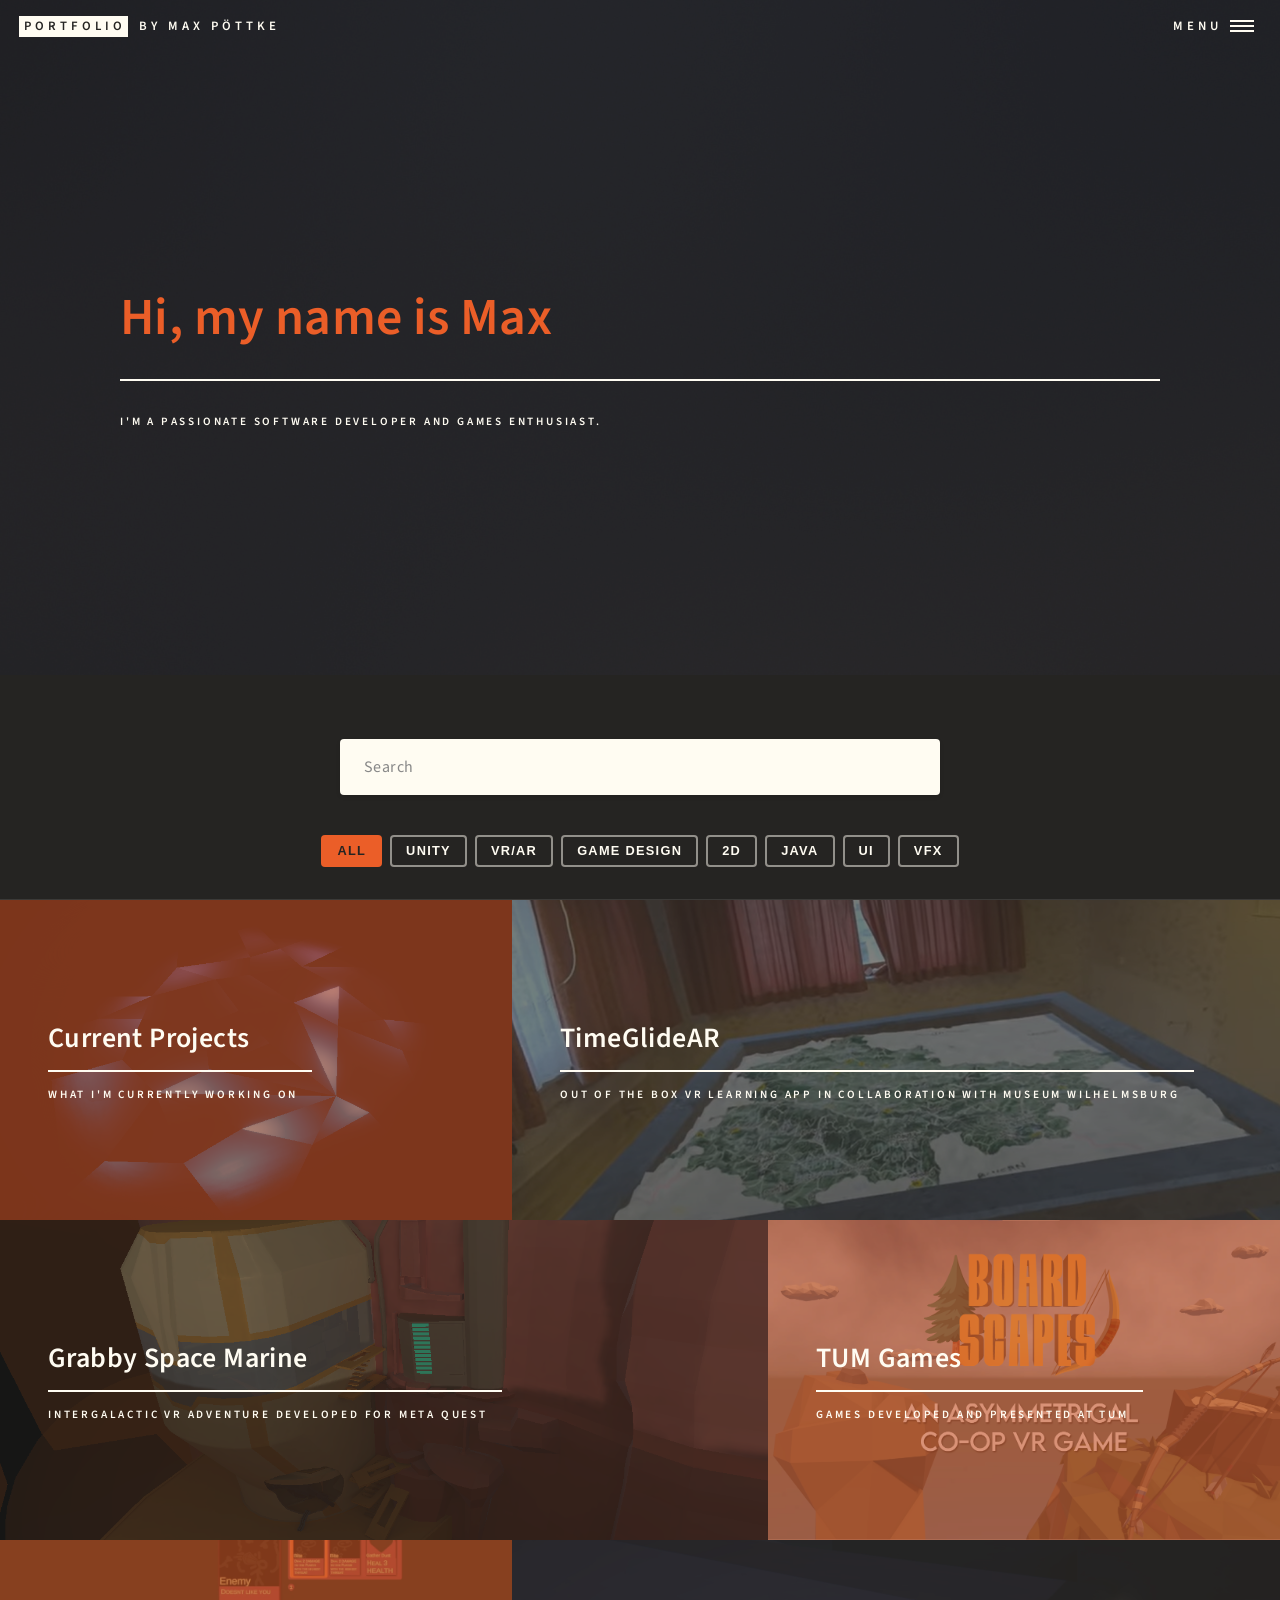
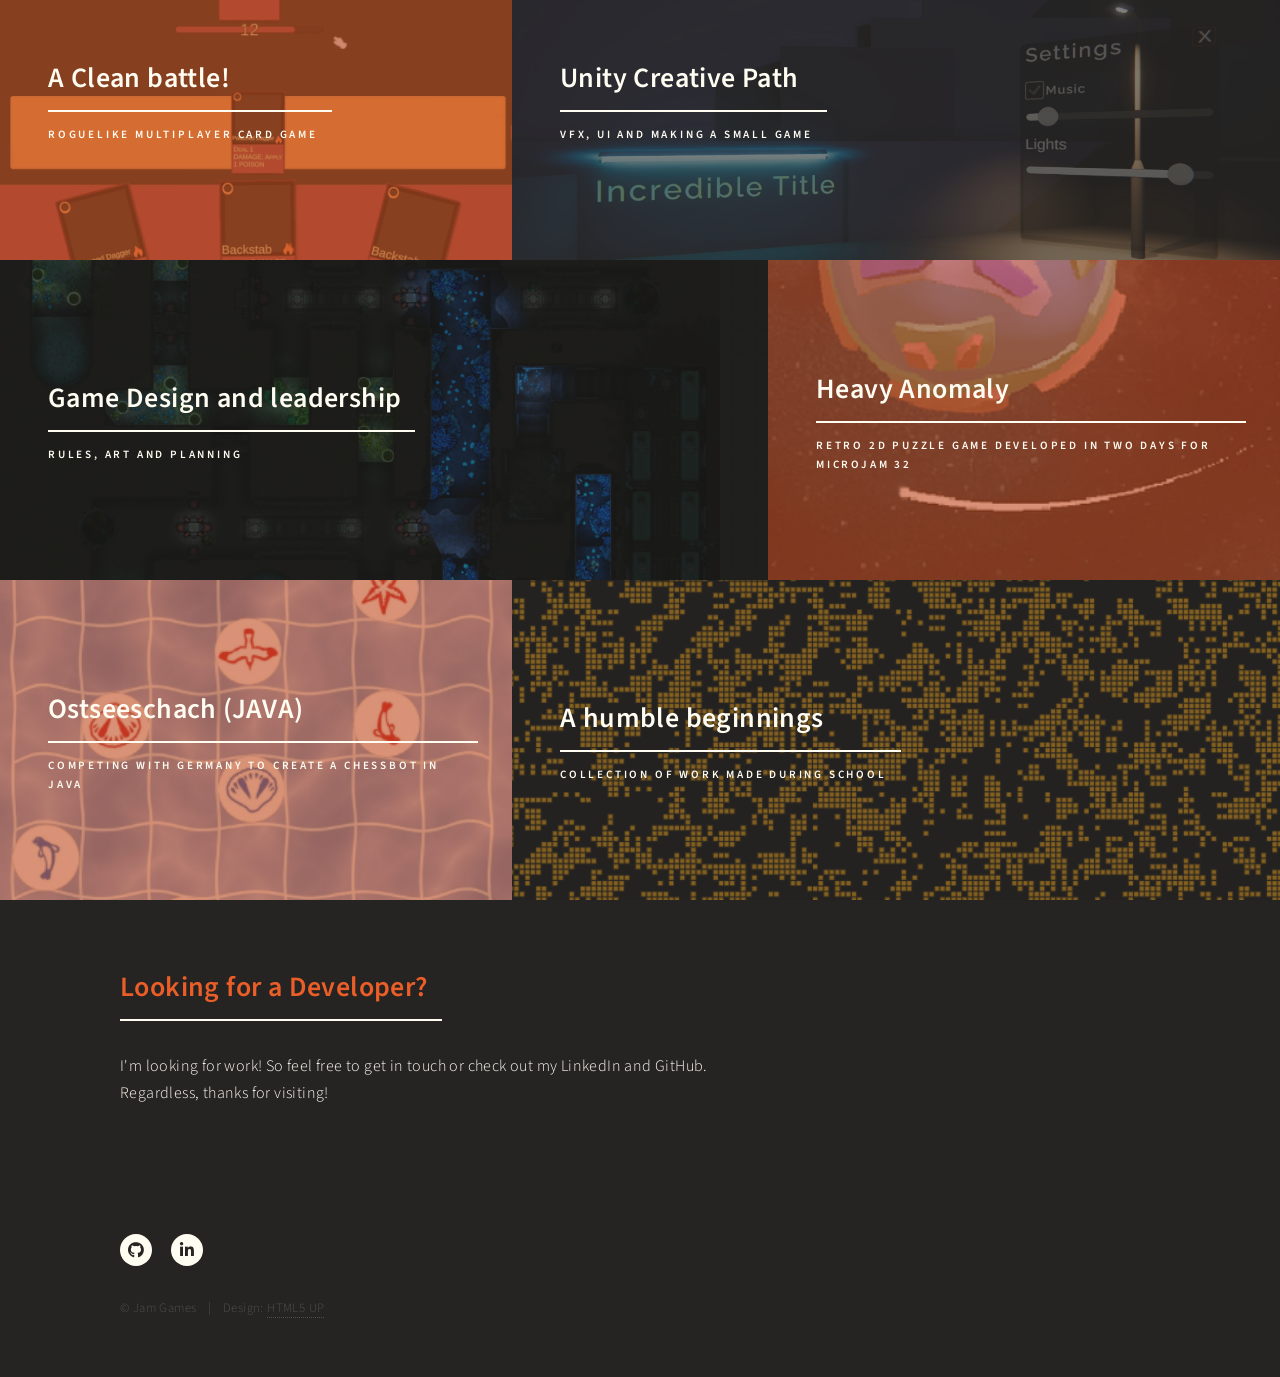
<file: index.html>
<!DOCTYPE HTML>
<!--
	Forty by HTML5 UP
	html5up.net | @ajlkn
	Free for personal and commercial use under the CCA 3.0 license (html5up.net/license)
-->
<html>
	<head>
		<title>Portfolio Max Pöttke</title>
		<meta charset="utf-8" />
		<meta name="viewport" content="width=device-width, initial-scale=1, user-scalable=no" />
		<link rel="stylesheet" href="assets/css/main.css" />
		<noscript><link rel="stylesheet" href="assets/css/noscript.css" /></noscript>
	</head>
	<body class="is-preload">

		<!-- Wrapper -->
			<div id="wrapper">

				<!-- Header -->
					<header id="header" class="alt">
						<a href="index.html" class="logo"><strong>Portfolio</strong> <span>by Max Pöttke</span></a>
						<nav>
							<a href="#menu">Menu</a>
						</nav>
					</header>

				<!-- Menu -->
					<nav id="menu">
						<ul class="links">
							<li><a href="index.html">Home</a></li>
							<li><a href="https://github.com/Max-Poettke">Github</a></li>
							<li><a href="https://www.linkedin.com/in/max-p%C3%B6ttke-917947281/">LinkedIn</a></li>
						</ul>
					</nav>

				<!-- Banner -->
					<section id="banner" class="major">
						<div class="inner">
							<header class="major">
								<h1>Hi, my name is Max</h1>
							</header>
							<div class="content">
								<p>I'm a passionate software developer and games enthusiast.<br>
								<!-- <ul class="actions">
									<li><a href="#one" class="button next scrolly">Get Started</a></li>
								</ul> -->
							</div>
						</div>
					</section>

				<!-- Main -->
					<div id="main">

						<!-- Filters -->
							<section id="filters">
								<div class="inner">
									<div class="filter-container">
										<input type="text" id="portfolio-search" placeholder="Search" />
										<div class="filter-tags">
											<button class="filter-btn active" data-filter="all">All</button>
											<button class="filter-btn" data-filter="Unity">Unity</button>
											<button class="filter-btn" data-filter="VR/AR">VR/AR</button>
											<button class="filter-btn" data-filter="Game Design">Game Design</button>
											<button class="filter-btn" data-filter="2D">2D</button>
											<button class="filter-btn" data-filter="Java">Java</button>
											<button class="filter-btn" data-filter="UI">UI</button>
											<button class="filter-btn" data-filter="VFX">VFX</button>
										</div>
									</div>
								</div>
							</section>

						<!-- One -->
							<section id="one" class="tiles">
								<article data-tags="Current,Unity,VFX">
									<span class="image">
										<img src="images/VFXCrystal.png" alt="" />
									</span>
									<header class="major">
										<h3><a href="landing_current.html" class="link">Current Projects</a></h3>
										<p>What I'm currently working on</p>
									</header>
								</article>
								<article data-tags="Unity,VR/AR">
									<span class="image">
										<img src="images/Timeglide.png" alt="" />
									</span>
									<header class="major">
										<h3><a href="landing_time.html" class="link">TimeGlideAR</a></h3>
										<p>Out of the box VR learning app in collaboration with Museum Wilhelmsburg</p>
									</header>
								</article>
								<article data-tags="Unity,VR/AR,Game Design">
									<span class="image">
										<img src="images/Grabby.png" alt="" />
									</span>
									<header class="major">
										<h3><a href="landing_grabby.html" class="link">Grabby Space Marine</a></h3>
										<p>Intergalactic VR adventure developed for Meta Quest</p>
									</header>
								</article>
								<article data-tags="Game Design,Unity,VR/AR">
									<span class="image">
										<img src="images/Boardscapes.png" alt="" />
									</span>
									<header class="major">
										<h3><a href="landing_tum.html" class="link">TUM Games</a></h3>
										<p>Games developed and presented at TUM</p>
									</header>
								</article>
								<article data-tags="Unity,UI,Game Design,2D">
									<span class="image">
										<img src="images/Card_Game_Thumbnail.png" alt="" />
									</span>
									<header class="major">
										<h3><a href="landing_card_game.html" class="link">A Clean battle!</a></h3>
										<p>Roguelike Multiplayer Card Game</p>
									</header>
								</article>
								<article data-tags="UI,Unity">
									<span class="image">
										<img src="images/UIFront.png" alt="" />
									</span>
									<header class="major">
										<h3><a href="landing_ui.html" class="link">Unity Creative Path</a></h3>
										<p>VFX, UI and making a small game</p>
									</header>
								</article>
								<article data-tags="Game Design">
									<span class="image">
										<img src="images/DnD4.png" alt="" />
									</span>
									<header class="major">
										<h3><a href="landing_dnd.html" class="link">Game Design and leadership</a></h3>
										<p>Rules, art and planning</p>
									</header>
								</article>
								<article data-tags="2D,Game Design">
									<span class="image">
										<img src="images/Anomaly.png" alt="" />
									</span>
									<header class="major">
										<h3><a href="https://jammeram.itch.io/micro-jam-32" class="link">Heavy Anomaly</a></h3>
										<p>Retro 2D puzzle Game developed in two days for Microjam 32</p>
									</header>
								</article>
								<article data-tags="Java">
									<span class="image">
										<img src="images/Ostseeschach.png" alt="" />
									</span>
									<header class="major">
										<h3><a href="landing_ostsee.html" class="link">Ostseeschach (JAVA)</a></h3>
										<p>Competing with germany to create a Chessbot in JAVA</p>
									</header>
								</article>
								<article data-tags="2D">
									<span class="image">
										<img src="images/Cellular.png" alt="" />
									</span>
									<header class="major">
										<h3><a href="landing_beginnings.html" class="link">A humble beginnings</a></h3>
										<p>Collection of work made during school</p>
									</header>
								</article>
							</section>

						<!-- Two -->
							<section id="two">
								<div class="inner">
									<header class="major">
										<h2>Looking for a Developer?</h2>
									</header>
									<p>I'm looking for work! So feel free to get in touch or check out my LinkedIn and GitHub.<br>
									Regardless, thanks for visiting!</br></p>
								</div>
							</section>

					</div>

				<!-- Footer -->
					<footer id="footer">
						<div class="inner">
							<ul class="icons">
								<li><a href="https://github.com/Max-Poettke" class="icon brands alt fa-github"><span class="label">GitHub</span></a></li>
								<li><a href="https://www.linkedin.com/in/max-p%C3%B6ttke-917947281/" class="icon brands alt fa-linkedin-in"><span class="label">LinkedIn</span></a></li>
							</ul>
							<ul class="copyright">
								<li>&copy; Jam Games</li><li>Design: <a href="https://html5up.net">HTML5 UP</a></li>
							</ul>
						</div>
					</footer>
			</div>

		<!-- Scripts -->
			<script src="assets/js/jquery.min.js"></script>
			<script src="assets/js/jquery.scrolly.min.js"></script>
			<script src="assets/js/jquery.scrollex.min.js"></script>
			<script src="assets/js/browser.min.js"></script>
			<script src="assets/js/breakpoints.min.js"></script>
			<script src="assets/js/util.js"></script>
			<script src="assets/js/main.js"></script>

	</body>
</html>
</file>
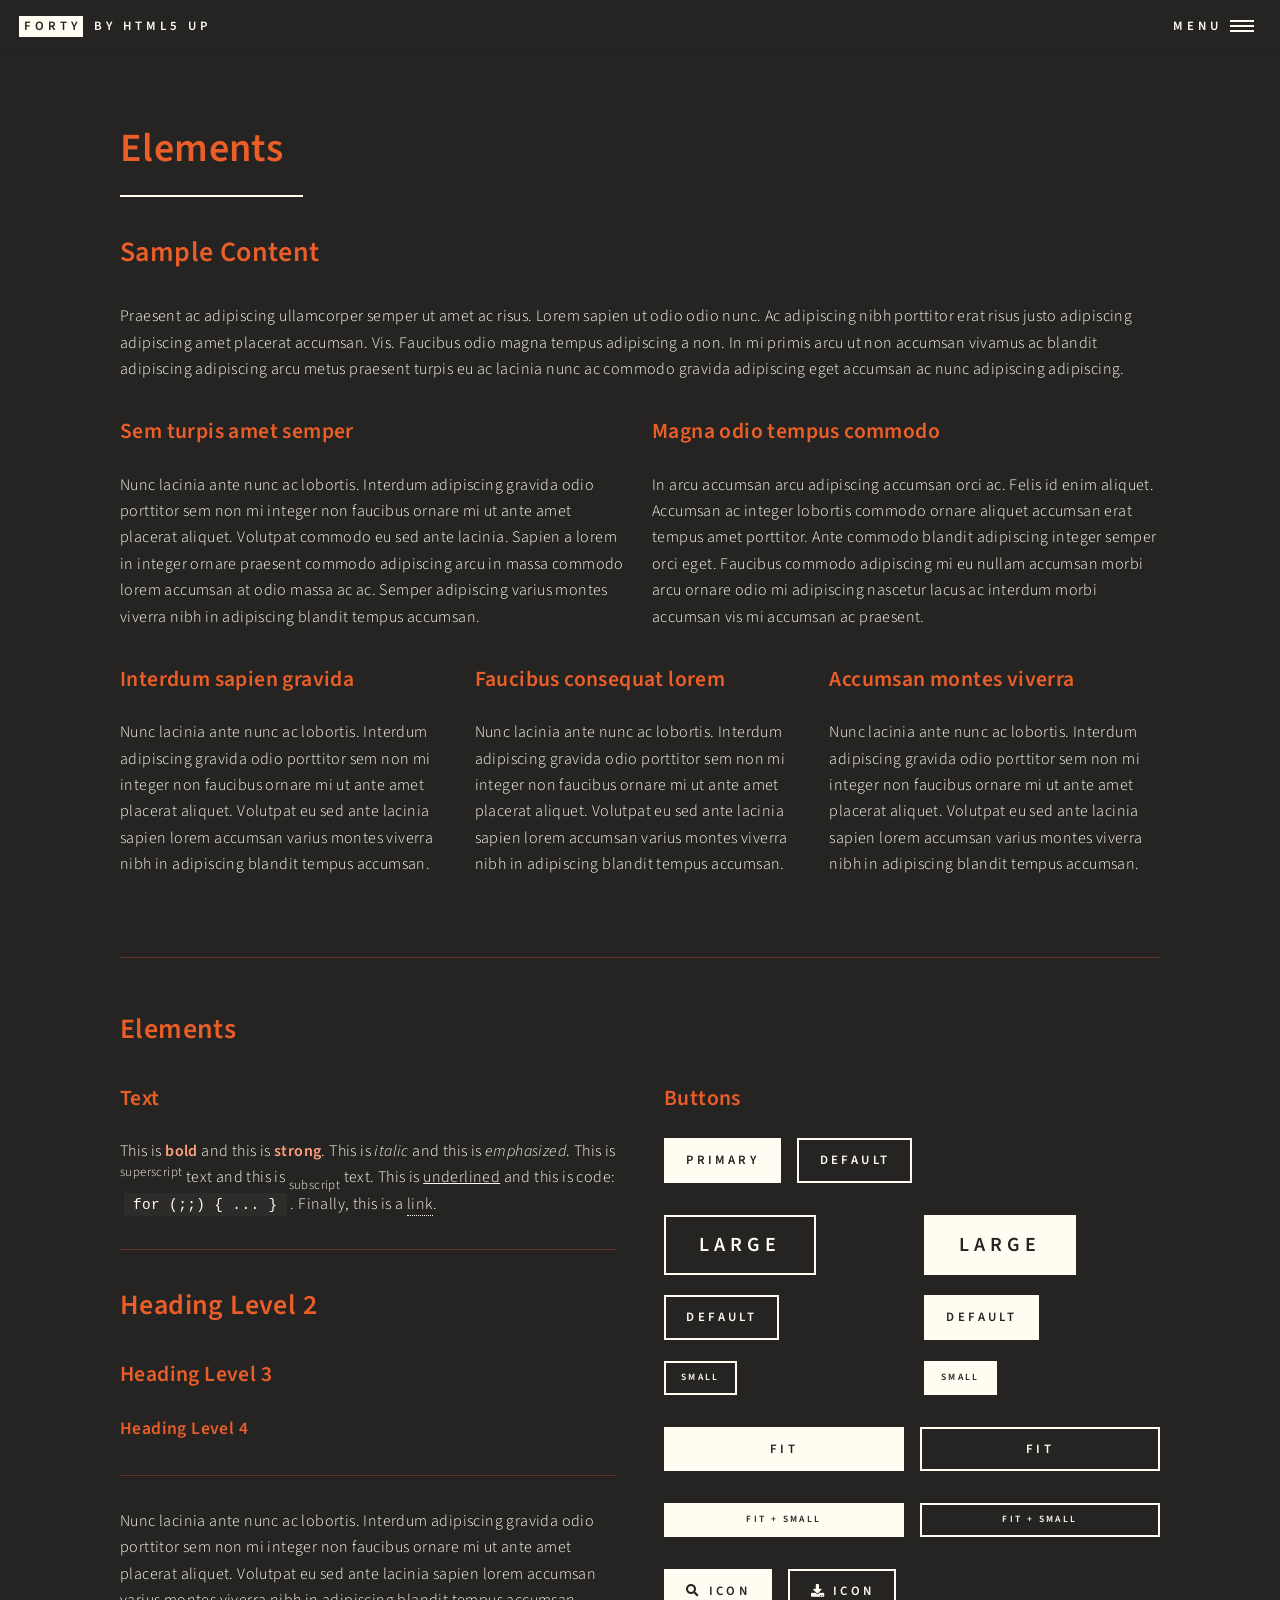
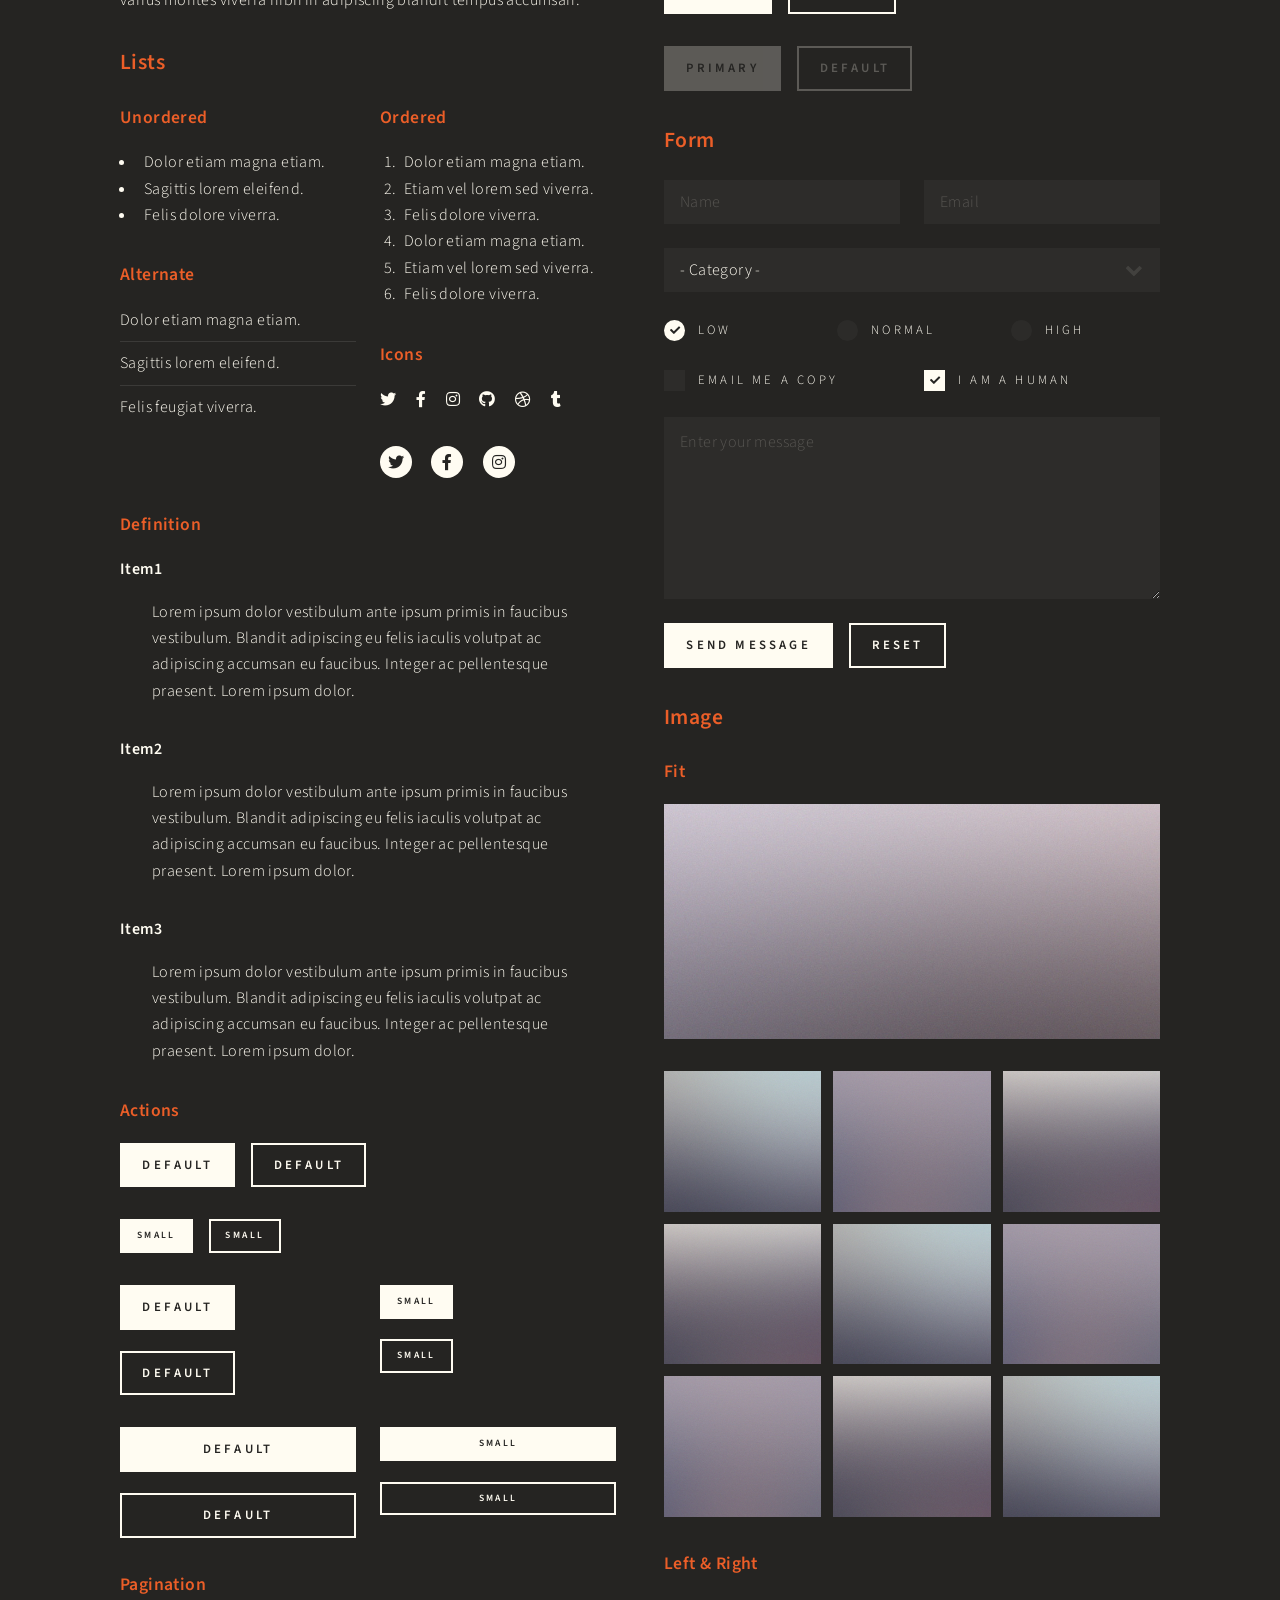
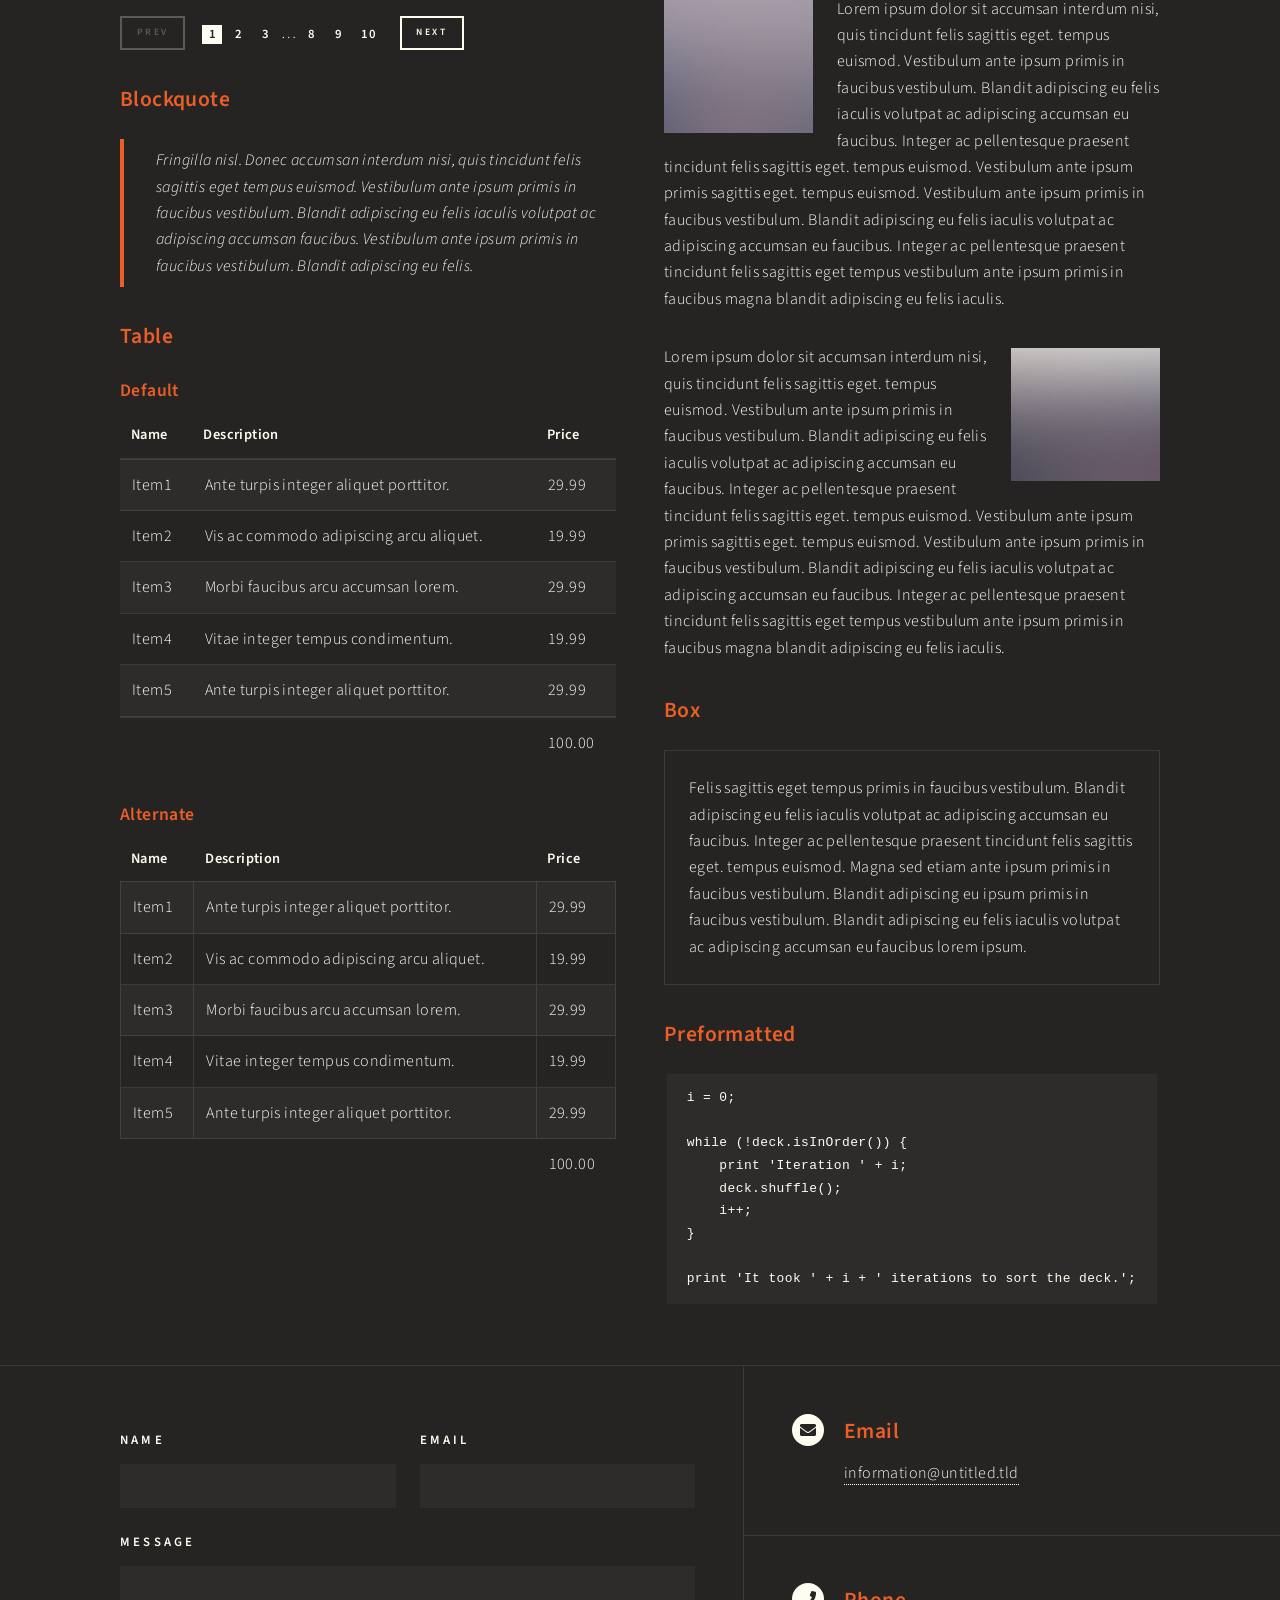
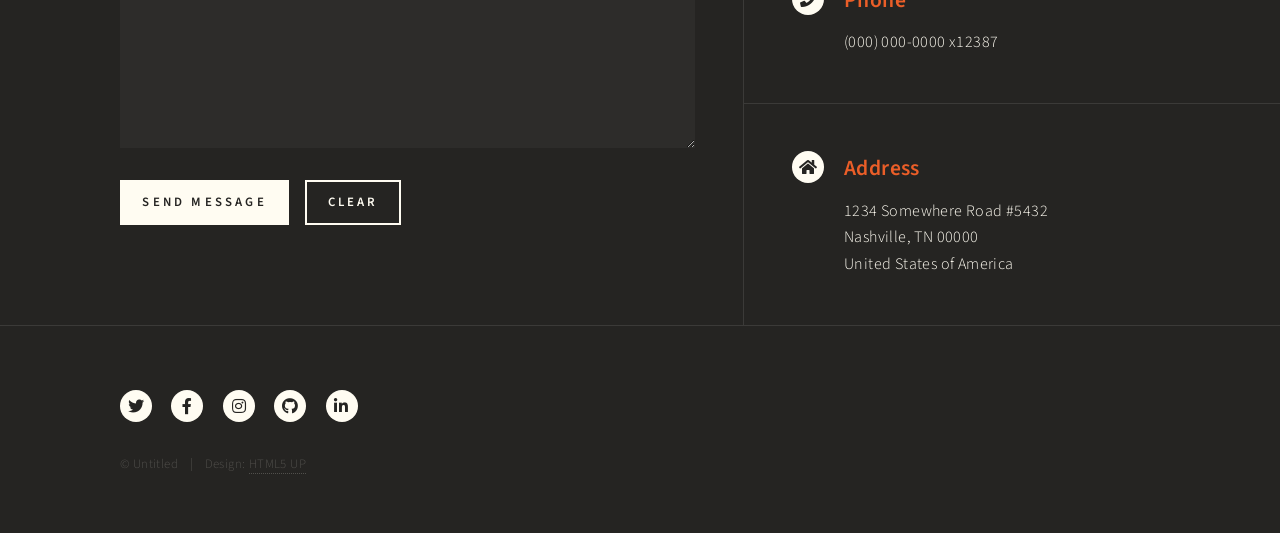
<file: elements.html>
<!DOCTYPE HTML>
<!--
	Forty by HTML5 UP
	html5up.net | @ajlkn
	Free for personal and commercial use under the CCA 3.0 license (html5up.net/license)
-->
<html>
	<head>
		<title>Elements - Forty by HTML5 UP</title>
		<meta charset="utf-8" />
		<meta name="viewport" content="width=device-width, initial-scale=1, user-scalable=no" />
		<link rel="stylesheet" href="assets/css/main.css" />
		<noscript><link rel="stylesheet" href="assets/css/noscript.css" /></noscript>
	</head>
	<body class="is-preload">

		<!-- Wrapper -->
			<div id="wrapper">

				<!-- Header -->
					<header id="header">
						<a href="index.html" class="logo"><strong>Forty</strong> <span>by HTML5 UP</span></a>
						<nav>
							<a href="#menu">Menu</a>
						</nav>
					</header>

				<!-- Menu -->
					<nav id="menu">
						<ul class="links">
							<li><a href="index.html">Home</a></li>
							<li><a href="landing.html">Landing</a></li>
							<li><a href="generic.html">Generic</a></li>
							<li><a href="elements.html">Elements</a></li>
						</ul>
					</nav>

				<!-- Main -->
					<div id="main" class="alt">

						<!-- One -->
							<section id="one">
								<div class="inner">
									<header class="major">
										<h1>Elements</h1>
									</header>

									<!-- Content -->
										<h2 id="content">Sample Content</h2>
										<p>Praesent ac adipiscing ullamcorper semper ut amet ac risus. Lorem sapien ut odio odio nunc. Ac adipiscing nibh porttitor erat risus justo adipiscing adipiscing amet placerat accumsan. Vis. Faucibus odio magna tempus adipiscing a non. In mi primis arcu ut non accumsan vivamus ac blandit adipiscing adipiscing arcu metus praesent turpis eu ac lacinia nunc ac commodo gravida adipiscing eget accumsan ac nunc adipiscing adipiscing.</p>
										<div class="row">
											<div class="col-6 col-12-small">
												<h3>Sem turpis amet semper</h3>
												<p>Nunc lacinia ante nunc ac lobortis. Interdum adipiscing gravida odio porttitor sem non mi integer non faucibus ornare mi ut ante amet placerat aliquet. Volutpat commodo eu sed ante lacinia. Sapien a lorem in integer ornare praesent commodo adipiscing arcu in massa commodo lorem accumsan at odio massa ac ac. Semper adipiscing varius montes viverra nibh in adipiscing blandit tempus accumsan.</p>
											</div>
											<div class="col-6 col-12-small">
												<h3>Magna odio tempus commodo</h3>
												<p>In arcu accumsan arcu adipiscing accumsan orci ac. Felis id enim aliquet. Accumsan ac integer lobortis commodo ornare aliquet accumsan erat tempus amet porttitor. Ante commodo blandit adipiscing integer semper orci eget. Faucibus commodo adipiscing mi eu nullam accumsan morbi arcu ornare odio mi adipiscing nascetur lacus ac interdum morbi accumsan vis mi accumsan ac praesent.</p>
											</div>
											<!-- Break -->
											<div class="col-4 col-12-medium">
												<h3>Interdum sapien gravida</h3>
												<p>Nunc lacinia ante nunc ac lobortis. Interdum adipiscing gravida odio porttitor sem non mi integer non faucibus ornare mi ut ante amet placerat aliquet. Volutpat eu sed ante lacinia sapien lorem accumsan varius montes viverra nibh in adipiscing blandit tempus accumsan.</p>
											</div>
											<div class="col-4 col-12-medium">
												<h3>Faucibus consequat lorem</h3>
												<p>Nunc lacinia ante nunc ac lobortis. Interdum adipiscing gravida odio porttitor sem non mi integer non faucibus ornare mi ut ante amet placerat aliquet. Volutpat eu sed ante lacinia sapien lorem accumsan varius montes viverra nibh in adipiscing blandit tempus accumsan.</p>
											</div>
											<div class="col-4 col-12-medium">
												<h3>Accumsan montes viverra</h3>
												<p>Nunc lacinia ante nunc ac lobortis. Interdum adipiscing gravida odio porttitor sem non mi integer non faucibus ornare mi ut ante amet placerat aliquet. Volutpat eu sed ante lacinia sapien lorem accumsan varius montes viverra nibh in adipiscing blandit tempus accumsan.</p>
											</div>
										</div>

									<hr class="major" />

									<!-- Elements -->
										<h2 id="elements">Elements</h2>
										<div class="row gtr-200">
											<div class="col-6 col-12-medium">

												<!-- Text stuff -->
													<h3>Text</h3>
													<p>This is <b>bold</b> and this is <strong>strong</strong>. This is <i>italic</i> and this is <em>emphasized</em>.
													This is <sup>superscript</sup> text and this is <sub>subscript</sub> text.
													This is <u>underlined</u> and this is code: <code>for (;;) { ... }</code>.
													Finally, this is a <a href="#">link</a>.</p>
													<hr />
													<h2>Heading Level 2</h2>
													<h3>Heading Level 3</h3>
													<h4>Heading Level 4</h4>
													<hr />
													<p>Nunc lacinia ante nunc ac lobortis. Interdum adipiscing gravida odio porttitor sem non mi integer non faucibus ornare mi ut ante amet placerat aliquet. Volutpat eu sed ante lacinia sapien lorem accumsan varius montes viverra nibh in adipiscing blandit tempus accumsan.</p>

												<!-- Lists -->
													<h3>Lists</h3>
													<div class="row">
														<div class="col-6 col-12-small">

															<h4>Unordered</h4>
															<ul>
																<li>Dolor etiam magna etiam.</li>
																<li>Sagittis lorem eleifend.</li>
																<li>Felis dolore viverra.</li>
															</ul>

															<h4>Alternate</h4>
															<ul class="alt">
																<li>Dolor etiam magna etiam.</li>
																<li>Sagittis lorem eleifend.</li>
																<li>Felis feugiat viverra.</li>
															</ul>

														</div>
														<div class="col-6 col-12-small">

															<h4>Ordered</h4>
															<ol>
																<li>Dolor etiam magna etiam.</li>
																<li>Etiam vel lorem sed viverra.</li>
																<li>Felis dolore viverra.</li>
																<li>Dolor etiam magna etiam.</li>
																<li>Etiam vel lorem sed viverra.</li>
																<li>Felis dolore viverra.</li>
															</ol>

															<h4>Icons</h4>
															<ul class="icons">
																<li><a href="#" class="icon brands fa-twitter"><span class="label">Twitter</span></a></li>
																<li><a href="#" class="icon brands fa-facebook-f"><span class="label">Facebook</span></a></li>
																<li><a href="#" class="icon brands fa-instagram"><span class="label">Instagram</span></a></li>
																<li><a href="#" class="icon brands fa-github"><span class="label">Github</span></a></li>
																<li><a href="#" class="icon brands fa-dribbble"><span class="label">Dribbble</span></a></li>
																<li><a href="#" class="icon brands fa-tumblr"><span class="label">Tumblr</span></a></li>
															</ul>
															<ul class="icons">
																<li><a href="#" class="icon brands alt fa-twitter"><span class="label">Twitter</span></a></li>
																<li><a href="#" class="icon brands alt fa-facebook-f"><span class="label">Facebook</span></a></li>
																<li><a href="#" class="icon brands alt fa-instagram"><span class="label">Instagram</span></a></li>
															</ul>

														</div>
													</div>
													<h4>Definition</h4>
													<dl>
														<dt>Item1</dt>
														<dd>
															<p>Lorem ipsum dolor vestibulum ante ipsum primis in faucibus vestibulum. Blandit adipiscing eu felis iaculis volutpat ac adipiscing accumsan eu faucibus. Integer ac pellentesque praesent. Lorem ipsum dolor.</p>
														</dd>
														<dt>Item2</dt>
														<dd>
															<p>Lorem ipsum dolor vestibulum ante ipsum primis in faucibus vestibulum. Blandit adipiscing eu felis iaculis volutpat ac adipiscing accumsan eu faucibus. Integer ac pellentesque praesent. Lorem ipsum dolor.</p>
														</dd>
														<dt>Item3</dt>
														<dd>
															<p>Lorem ipsum dolor vestibulum ante ipsum primis in faucibus vestibulum. Blandit adipiscing eu felis iaculis volutpat ac adipiscing accumsan eu faucibus. Integer ac pellentesque praesent. Lorem ipsum dolor.</p>
														</dd>
													</dl>

													<h4>Actions</h4>
													<ul class="actions">
														<li><a href="#" class="button primary">Default</a></li>
														<li><a href="#" class="button">Default</a></li>
													</ul>
													<ul class="actions small">
														<li><a href="#" class="button primary small">Small</a></li>
														<li><a href="#" class="button small">Small</a></li>
													</ul>
													<div class="row">
														<div class="col-6 col-12-small">
															<ul class="actions stacked">
																<li><a href="#" class="button primary">Default</a></li>
																<li><a href="#" class="button">Default</a></li>
															</ul>
														</div>
														<div class="col-6 col-12-small">
															<ul class="actions stacked">
																<li><a href="#" class="button primary small">Small</a></li>
																<li><a href="#" class="button small">Small</a></li>
															</ul>
														</div>
														<div class="col-6 col-12-small">
															<ul class="actions stacked">
																<li><a href="#" class="button primary fit">Default</a></li>
																<li><a href="#" class="button fit">Default</a></li>
															</ul>
														</div>
														<div class="col-6 col-12-small">
															<ul class="actions stacked">
																<li><a href="#" class="button primary small fit">Small</a></li>
																<li><a href="#" class="button small fit">Small</a></li>
															</ul>
														</div>
													</div>

													<h4>Pagination</h4>
													<ul class="pagination">
														<li><span class="button small disabled">Prev</span></li>
														<li><a href="#" class="page active">1</a></li>
														<li><a href="#" class="page">2</a></li>
														<li><a href="#" class="page">3</a></li>
														<li><span>&hellip;</span></li>
														<li><a href="#" class="page">8</a></li>
														<li><a href="#" class="page">9</a></li>
														<li><a href="#" class="page">10</a></li>
														<li><a href="#" class="button small">Next</a></li>
													</ul>

												<!-- Blockquote -->
													<h3>Blockquote</h3>
													<blockquote>Fringilla nisl. Donec accumsan interdum nisi, quis tincidunt felis sagittis eget tempus euismod. Vestibulum ante ipsum primis in faucibus vestibulum. Blandit adipiscing eu felis iaculis volutpat ac adipiscing accumsan faucibus. Vestibulum ante ipsum primis in faucibus vestibulum. Blandit adipiscing eu felis.</blockquote>

												<!-- Table -->
													<h3>Table</h3>

													<h4>Default</h4>
													<div class="table-wrapper">
														<table>
															<thead>
																<tr>
																	<th>Name</th>
																	<th>Description</th>
																	<th>Price</th>
																</tr>
															</thead>
															<tbody>
																<tr>
																	<td>Item1</td>
																	<td>Ante turpis integer aliquet porttitor.</td>
																	<td>29.99</td>
																</tr>
																<tr>
																	<td>Item2</td>
																	<td>Vis ac commodo adipiscing arcu aliquet.</td>
																	<td>19.99</td>
																</tr>
																<tr>
																	<td>Item3</td>
																	<td> Morbi faucibus arcu accumsan lorem.</td>
																	<td>29.99</td>
																</tr>
																<tr>
																	<td>Item4</td>
																	<td>Vitae integer tempus condimentum.</td>
																	<td>19.99</td>
																</tr>
																<tr>
																	<td>Item5</td>
																	<td>Ante turpis integer aliquet porttitor.</td>
																	<td>29.99</td>
																</tr>
															</tbody>
															<tfoot>
																<tr>
																	<td colspan="2"></td>
																	<td>100.00</td>
																</tr>
															</tfoot>
														</table>
													</div>

													<h4>Alternate</h4>
													<div class="table-wrapper">
														<table class="alt">
															<thead>
																<tr>
																	<th>Name</th>
																	<th>Description</th>
																	<th>Price</th>
																</tr>
															</thead>
															<tbody>
																<tr>
																	<td>Item1</td>
																	<td>Ante turpis integer aliquet porttitor.</td>
																	<td>29.99</td>
																</tr>
																<tr>
																	<td>Item2</td>
																	<td>Vis ac commodo adipiscing arcu aliquet.</td>
																	<td>19.99</td>
																</tr>
																<tr>
																	<td>Item3</td>
																	<td> Morbi faucibus arcu accumsan lorem.</td>
																	<td>29.99</td>
																</tr>
																<tr>
																	<td>Item4</td>
																	<td>Vitae integer tempus condimentum.</td>
																	<td>19.99</td>
																</tr>
																<tr>
																	<td>Item5</td>
																	<td>Ante turpis integer aliquet porttitor.</td>
																	<td>29.99</td>
																</tr>
															</tbody>
															<tfoot>
																<tr>
																	<td colspan="2"></td>
																	<td>100.00</td>
																</tr>
															</tfoot>
														</table>
													</div>

											</div>
											<div class="col-6 col-12-medium">

												<!-- Buttons -->
													<h3>Buttons</h3>
													<ul class="actions">
														<li><a href="#" class="button primary">Primary</a></li>
														<li><a href="#" class="button">Default</a></li>
													</ul>
													<div class="row">
														<div class="col-6 col-12-xsmall">
															<ul class="actions stacked">
																<li><a href="#" class="button large">Large</a></li>
																<li><a href="#" class="button">Default</a></li>
																<li><a href="#" class="button small">Small</a></li>
															</ul>
														</div>
														<div class="col-6 col-12-xsmall">
															<ul class="actions stacked">
																<li><a href="#" class="button primary large">Large</a></li>
																<li><a href="#" class="button primary">Default</a></li>
																<li><a href="#" class="button primary small">Small</a></li>
															</ul>
														</div>
													</div>
													<ul class="actions fit">
														<li><a href="#" class="button primary fit">Fit</a></li>
														<li><a href="#" class="button fit">Fit</a></li>
													</ul>
													<ul class="actions fit small">
														<li><a href="#" class="button primary fit small">Fit + Small</a></li>
														<li><a href="#" class="button fit small">Fit + Small</a></li>
													</ul>
													<ul class="actions">
														<li><a href="#" class="button primary icon solid fa-search">Icon</a></li>
														<li><a href="#" class="button icon solid fa-download">Icon</a></li>
													</ul>
													<ul class="actions">
														<li><span class="button primary disabled">Primary</span></li>
														<li><span class="button disabled">Default</span></li>
													</ul>

												<!-- Form -->
													<h3>Form</h3>

													<form method="post" action="#">
														<div class="row gtr-uniform">
															<div class="col-6 col-12-xsmall">
																<input type="text" name="demo-name" id="demo-name" value="" placeholder="Name" />
															</div>
															<div class="col-6 col-12-xsmall">
																<input type="email" name="demo-email" id="demo-email" value="" placeholder="Email" />
															</div>
															<!-- Break -->
															<div class="col-12">
																<select name="demo-category" id="demo-category">
																	<option value="">- Category -</option>
																	<option value="1">Manufacturing</option>
																	<option value="1">Shipping</option>
																	<option value="1">Administration</option>
																	<option value="1">Human Resources</option>
																</select>
															</div>
															<!-- Break -->
															<div class="col-4 col-12-small">
																<input type="radio" id="demo-priority-low" name="demo-priority" checked>
																<label for="demo-priority-low">Low</label>
															</div>
															<div class="col-4 col-12-small">
																<input type="radio" id="demo-priority-normal" name="demo-priority">
																<label for="demo-priority-normal">Normal</label>
															</div>
															<div class="col-4 col-12-small">
																<input type="radio" id="demo-priority-high" name="demo-priority">
																<label for="demo-priority-high">High</label>
															</div>
															<!-- Break -->
															<div class="col-6 col-12-small">
																<input type="checkbox" id="demo-copy" name="demo-copy">
																<label for="demo-copy">Email me a copy</label>
															</div>
															<div class="col-6 col-12-small">
																<input type="checkbox" id="demo-human" name="demo-human" checked>
																<label for="demo-human">I am a human</label>
															</div>
															<!-- Break -->
															<div class="col-12">
																<textarea name="demo-message" id="demo-message" placeholder="Enter your message" rows="6"></textarea>
															</div>
															<!-- Break -->
															<div class="col-12">
																<ul class="actions">
																	<li><input type="submit" value="Send Message" class="primary" /></li>
																	<li><input type="reset" value="Reset" /></li>
																</ul>
															</div>
														</div>
													</form>

												<!-- Image -->
													<h3>Image</h3>

													<h4>Fit</h4>
													<span class="image fit"><img src="images/pic03.jpg" alt="" /></span>
													<div class="box alt">
														<div class="row gtr-50 gtr-uniform">
															<div class="col-4"><span class="image fit"><img src="images/pic08.jpg" alt="" /></span></div>
															<div class="col-4"><span class="image fit"><img src="images/pic09.jpg" alt="" /></span></div>
															<div class="col-4"><span class="image fit"><img src="images/pic10.jpg" alt="" /></span></div>
															<!-- Break -->
															<div class="col-4"><span class="image fit"><img src="images/pic10.jpg" alt="" /></span></div>
															<div class="col-4"><span class="image fit"><img src="images/pic08.jpg" alt="" /></span></div>
															<div class="col-4"><span class="image fit"><img src="images/pic09.jpg" alt="" /></span></div>
															<!-- Break -->
															<div class="col-4"><span class="image fit"><img src="images/pic09.jpg" alt="" /></span></div>
															<div class="col-4"><span class="image fit"><img src="images/pic10.jpg" alt="" /></span></div>
															<div class="col-4"><span class="image fit"><img src="images/pic08.jpg" alt="" /></span></div>
														</div>
													</div>

													<h4>Left &amp; Right</h4>
													<p><span class="image left"><img src="images/pic09.jpg" alt="" /></span>Lorem ipsum dolor sit accumsan interdum nisi, quis tincidunt felis sagittis eget. tempus euismod. Vestibulum ante ipsum primis in faucibus vestibulum. Blandit adipiscing eu felis iaculis volutpat ac adipiscing accumsan eu faucibus. Integer ac pellentesque praesent tincidunt felis sagittis eget. tempus euismod. Vestibulum ante ipsum primis sagittis eget. tempus euismod. Vestibulum ante ipsum primis in faucibus vestibulum. Blandit adipiscing eu felis iaculis volutpat ac adipiscing accumsan eu faucibus. Integer ac pellentesque praesent tincidunt felis sagittis eget tempus vestibulum ante ipsum primis in faucibus magna blandit adipiscing eu felis iaculis.</p>
													<p><span class="image right"><img src="images/pic10.jpg" alt="" /></span>Lorem ipsum dolor sit accumsan interdum nisi, quis tincidunt felis sagittis eget. tempus euismod. Vestibulum ante ipsum primis in faucibus vestibulum. Blandit adipiscing eu felis iaculis volutpat ac adipiscing accumsan eu faucibus. Integer ac pellentesque praesent tincidunt felis sagittis eget. tempus euismod. Vestibulum ante ipsum primis sagittis eget. tempus euismod. Vestibulum ante ipsum primis in faucibus vestibulum. Blandit adipiscing eu felis iaculis volutpat ac adipiscing accumsan eu faucibus. Integer ac pellentesque praesent tincidunt felis sagittis eget tempus vestibulum ante ipsum primis in faucibus magna blandit adipiscing eu felis iaculis.</p>

												<!-- Box -->
													<h3>Box</h3>
													<div class="box">
														<p>Felis sagittis eget tempus primis in faucibus vestibulum. Blandit adipiscing eu felis iaculis volutpat ac adipiscing accumsan eu faucibus. Integer ac pellentesque praesent tincidunt felis sagittis eget. tempus euismod. Magna sed etiam ante ipsum primis in faucibus vestibulum. Blandit adipiscing eu ipsum primis in faucibus vestibulum. Blandit adipiscing eu felis iaculis volutpat ac adipiscing accumsan eu faucibus lorem ipsum.</p>
													</div>

												<!-- Preformatted Code -->
													<h3>Preformatted</h3>
													<pre><code>i = 0;

while (!deck.isInOrder()) {
    print 'Iteration ' + i;
    deck.shuffle();
    i++;
}

print 'It took ' + i + ' iterations to sort the deck.';
</code></pre>

											</div>
										</div>

								</div>
							</section>

					</div>

				<!-- Contact -->
					<section id="contact">
						<div class="inner">
							<section>
								<form method="post" action="#">
									<div class="fields">
										<div class="field half">
											<label for="name">Name</label>
											<input type="text" name="name" id="name" />
										</div>
										<div class="field half">
											<label for="email">Email</label>
											<input type="text" name="email" id="email" />
										</div>
										<div class="field">
											<label for="message">Message</label>
											<textarea name="message" id="message" rows="6"></textarea>
										</div>
									</div>
									<ul class="actions">
										<li><input type="submit" value="Send Message" class="primary" /></li>
										<li><input type="reset" value="Clear" /></li>
									</ul>
								</form>
							</section>
							<section class="split">
								<section>
									<div class="contact-method">
										<span class="icon solid alt fa-envelope"></span>
										<h3>Email</h3>
										<a href="#">information@untitled.tld</a>
									</div>
								</section>
								<section>
									<div class="contact-method">
										<span class="icon solid alt fa-phone"></span>
										<h3>Phone</h3>
										<span>(000) 000-0000 x12387</span>
									</div>
								</section>
								<section>
									<div class="contact-method">
										<span class="icon solid alt fa-home"></span>
										<h3>Address</h3>
										<span>1234 Somewhere Road #5432<br />
										Nashville, TN 00000<br />
										United States of America</span>
									</div>
								</section>
							</section>
						</div>
					</section>

				<!-- Footer -->
					<footer id="footer">
						<div class="inner">
							<ul class="icons">
								<li><a href="#" class="icon brands alt fa-twitter"><span class="label">Twitter</span></a></li>
								<li><a href="#" class="icon brands alt fa-facebook-f"><span class="label">Facebook</span></a></li>
								<li><a href="#" class="icon brands alt fa-instagram"><span class="label">Instagram</span></a></li>
								<li><a href="#" class="icon brands alt fa-github"><span class="label">GitHub</span></a></li>
								<li><a href="#" class="icon brands alt fa-linkedin-in"><span class="label">LinkedIn</span></a></li>
							</ul>
							<ul class="copyright">
								<li>&copy; Untitled</li><li>Design: <a href="https://html5up.net">HTML5 UP</a></li>
							</ul>
						</div>
					</footer>

			</div>

		<!-- Scripts -->
			<script src="assets/js/jquery.min.js"></script>
			<script src="assets/js/jquery.scrolly.min.js"></script>
			<script src="assets/js/jquery.scrollex.min.js"></script>
			<script src="assets/js/browser.min.js"></script>
			<script src="assets/js/breakpoints.min.js"></script>
			<script src="assets/js/util.js"></script>
			<script src="assets/js/main.js"></script>

	</body>
</html>
</file>
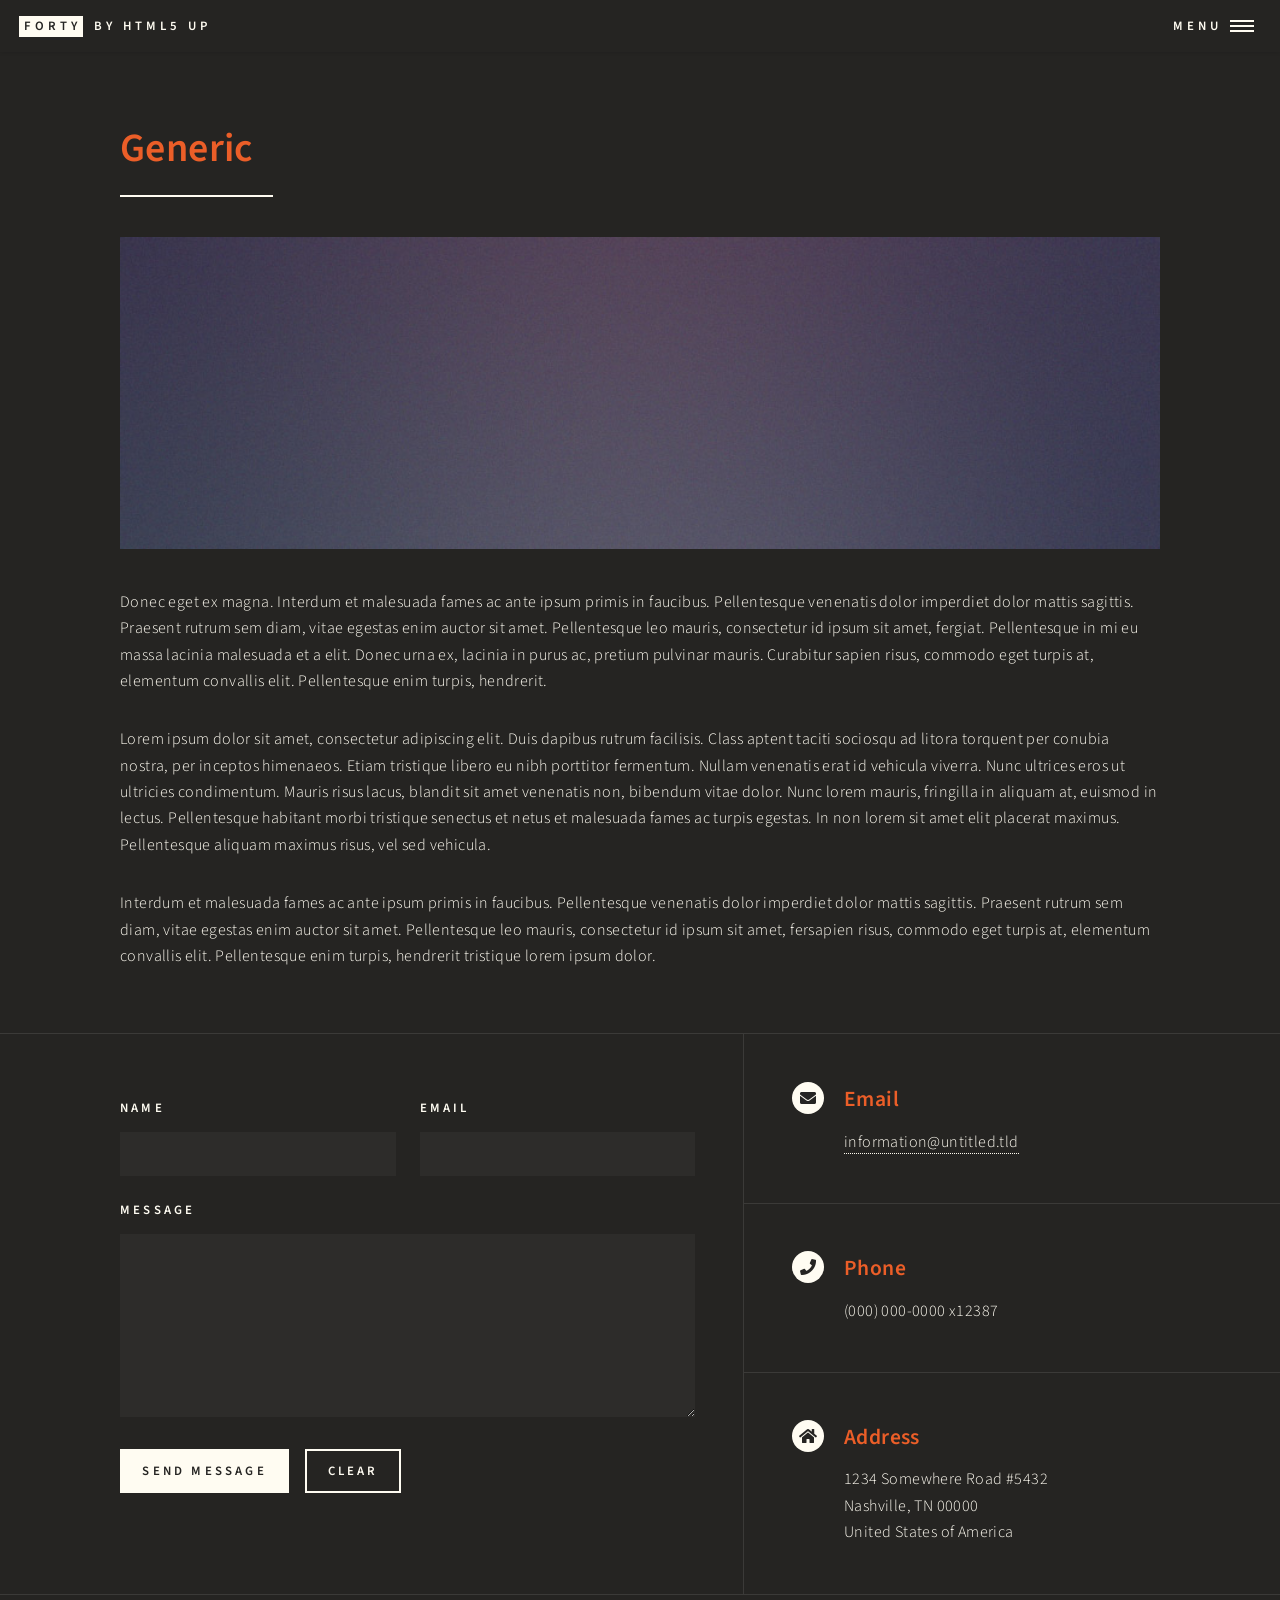
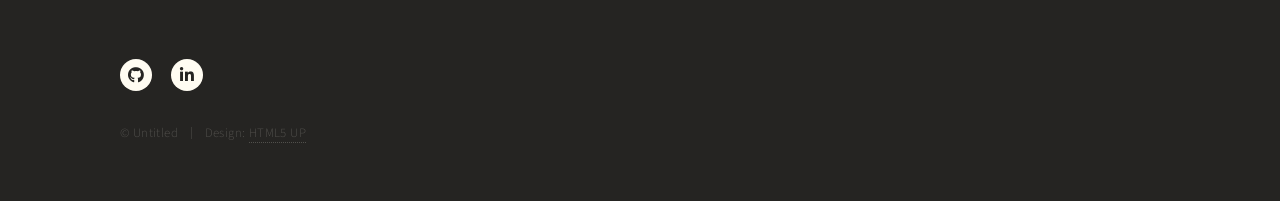
<file: generic.html>
<!DOCTYPE HTML>
<!--
	Forty by HTML5 UP
	html5up.net | @ajlkn
	Free for personal and commercial use under the CCA 3.0 license (html5up.net/license)
-->
<html>
	<head>
		<title>Generic - Forty by HTML5 UP</title>
		<meta charset="utf-8" />
		<meta name="viewport" content="width=device-width, initial-scale=1, user-scalable=no" />
		<link rel="stylesheet" href="assets/css/main.css" />
		<noscript><link rel="stylesheet" href="assets/css/noscript.css" /></noscript>
	</head>
	<body class="is-preload">

		<!-- Wrapper -->
			<div id="wrapper">

				<!-- Header -->
					<header id="header">
						<a href="index.html" class="logo"><strong>Forty</strong> <span>by HTML5 UP</span></a>
						<nav>
							<a href="#menu">Menu</a>
						</nav>
					</header>

				<!-- Menu -->
					<nav id="menu">
						<ul class="links">
							<li><a href="index.html">Home</a></li>
							<li><a href="landing.html">Landing</a></li>
							<li><a href="generic.html">Generic</a></li>
							<li><a href="elements.html">Elements</a></li>
						</ul>
					</nav>

				<!-- Main -->
					<div id="main" class="alt">

						<!-- One -->
							<section id="one">
								<div class="inner">
									<header class="major">
										<h1>Generic</h1>
									</header>
									<span class="image main"><img src="images/pic11.jpg" alt="" /></span>
									<p>Donec eget ex magna. Interdum et malesuada fames ac ante ipsum primis in faucibus. Pellentesque venenatis dolor imperdiet dolor mattis sagittis. Praesent rutrum sem diam, vitae egestas enim auctor sit amet. Pellentesque leo mauris, consectetur id ipsum sit amet, fergiat. Pellentesque in mi eu massa lacinia malesuada et a elit. Donec urna ex, lacinia in purus ac, pretium pulvinar mauris. Curabitur sapien risus, commodo eget turpis at, elementum convallis elit. Pellentesque enim turpis, hendrerit.</p>
									<p>Lorem ipsum dolor sit amet, consectetur adipiscing elit. Duis dapibus rutrum facilisis. Class aptent taciti sociosqu ad litora torquent per conubia nostra, per inceptos himenaeos. Etiam tristique libero eu nibh porttitor fermentum. Nullam venenatis erat id vehicula viverra. Nunc ultrices eros ut ultricies condimentum. Mauris risus lacus, blandit sit amet venenatis non, bibendum vitae dolor. Nunc lorem mauris, fringilla in aliquam at, euismod in lectus. Pellentesque habitant morbi tristique senectus et netus et malesuada fames ac turpis egestas. In non lorem sit amet elit placerat maximus. Pellentesque aliquam maximus risus, vel sed vehicula.</p>
									<p>Interdum et malesuada fames ac ante ipsum primis in faucibus. Pellentesque venenatis dolor imperdiet dolor mattis sagittis. Praesent rutrum sem diam, vitae egestas enim auctor sit amet. Pellentesque leo mauris, consectetur id ipsum sit amet, fersapien risus, commodo eget turpis at, elementum convallis elit. Pellentesque enim turpis, hendrerit tristique lorem ipsum dolor.</p>
								</div>
							</section>

					</div>

				<!-- Contact -->
					<section id="contact">
						<div class="inner">
							<section>
								<form method="post" action="#">
									<div class="fields">
										<div class="field half">
											<label for="name">Name</label>
											<input type="text" name="name" id="name" />
										</div>
										<div class="field half">
											<label for="email">Email</label>
											<input type="text" name="email" id="email" />
										</div>
										<div class="field">
											<label for="message">Message</label>
											<textarea name="message" id="message" rows="6"></textarea>
										</div>
									</div>
									<ul class="actions">
										<li><input type="submit" value="Send Message" class="primary" /></li>
										<li><input type="reset" value="Clear" /></li>
									</ul>
								</form>
							</section>
							<section class="split">
								<section>
									<div class="contact-method">
										<span class="icon solid alt fa-envelope"></span>
										<h3>Email</h3>
										<a href="#">information@untitled.tld</a>
									</div>
								</section>
								<section>
									<div class="contact-method">
										<span class="icon solid alt fa-phone"></span>
										<h3>Phone</h3>
										<span>(000) 000-0000 x12387</span>
									</div>
								</section>
								<section>
									<div class="contact-method">
										<span class="icon solid alt fa-home"></span>
										<h3>Address</h3>
										<span>1234 Somewhere Road #5432<br />
										Nashville, TN 00000<br />
										United States of America</span>
									</div>
								</section>
							</section>
						</div>
					</section>

				<!-- Footer -->
					<footer id="footer">
						<div class="inner">
							<ul class="icons">
								<li><a href="https://github.com/Max-Poettke" class="icon brands alt fa-github"><span class="label">GitHub</span></a></li>
								<li><a href="https://www.linkedin.com/in/max-p%C3%B6ttke-917947281/" class="icon brands alt fa-linkedin-in"><span class="label">LinkedIn</span></a></li>
							</ul>
							<ul class="copyright">
								<li>&copy; Untitled</li><li>Design: <a href="https://html5up.net">HTML5 UP</a></li>
							</ul>
						</div>
					</footer>

			</div>

		<!-- Scripts -->
			<script src="assets/js/jquery.min.js"></script>
			<script src="assets/js/jquery.scrolly.min.js"></script>
			<script src="assets/js/jquery.scrollex.min.js"></script>
			<script src="assets/js/browser.min.js"></script>
			<script src="assets/js/breakpoints.min.js"></script>
			<script src="assets/js/util.js"></script>
			<script src="assets/js/main.js"></script>

	</body>
</html>
</file>
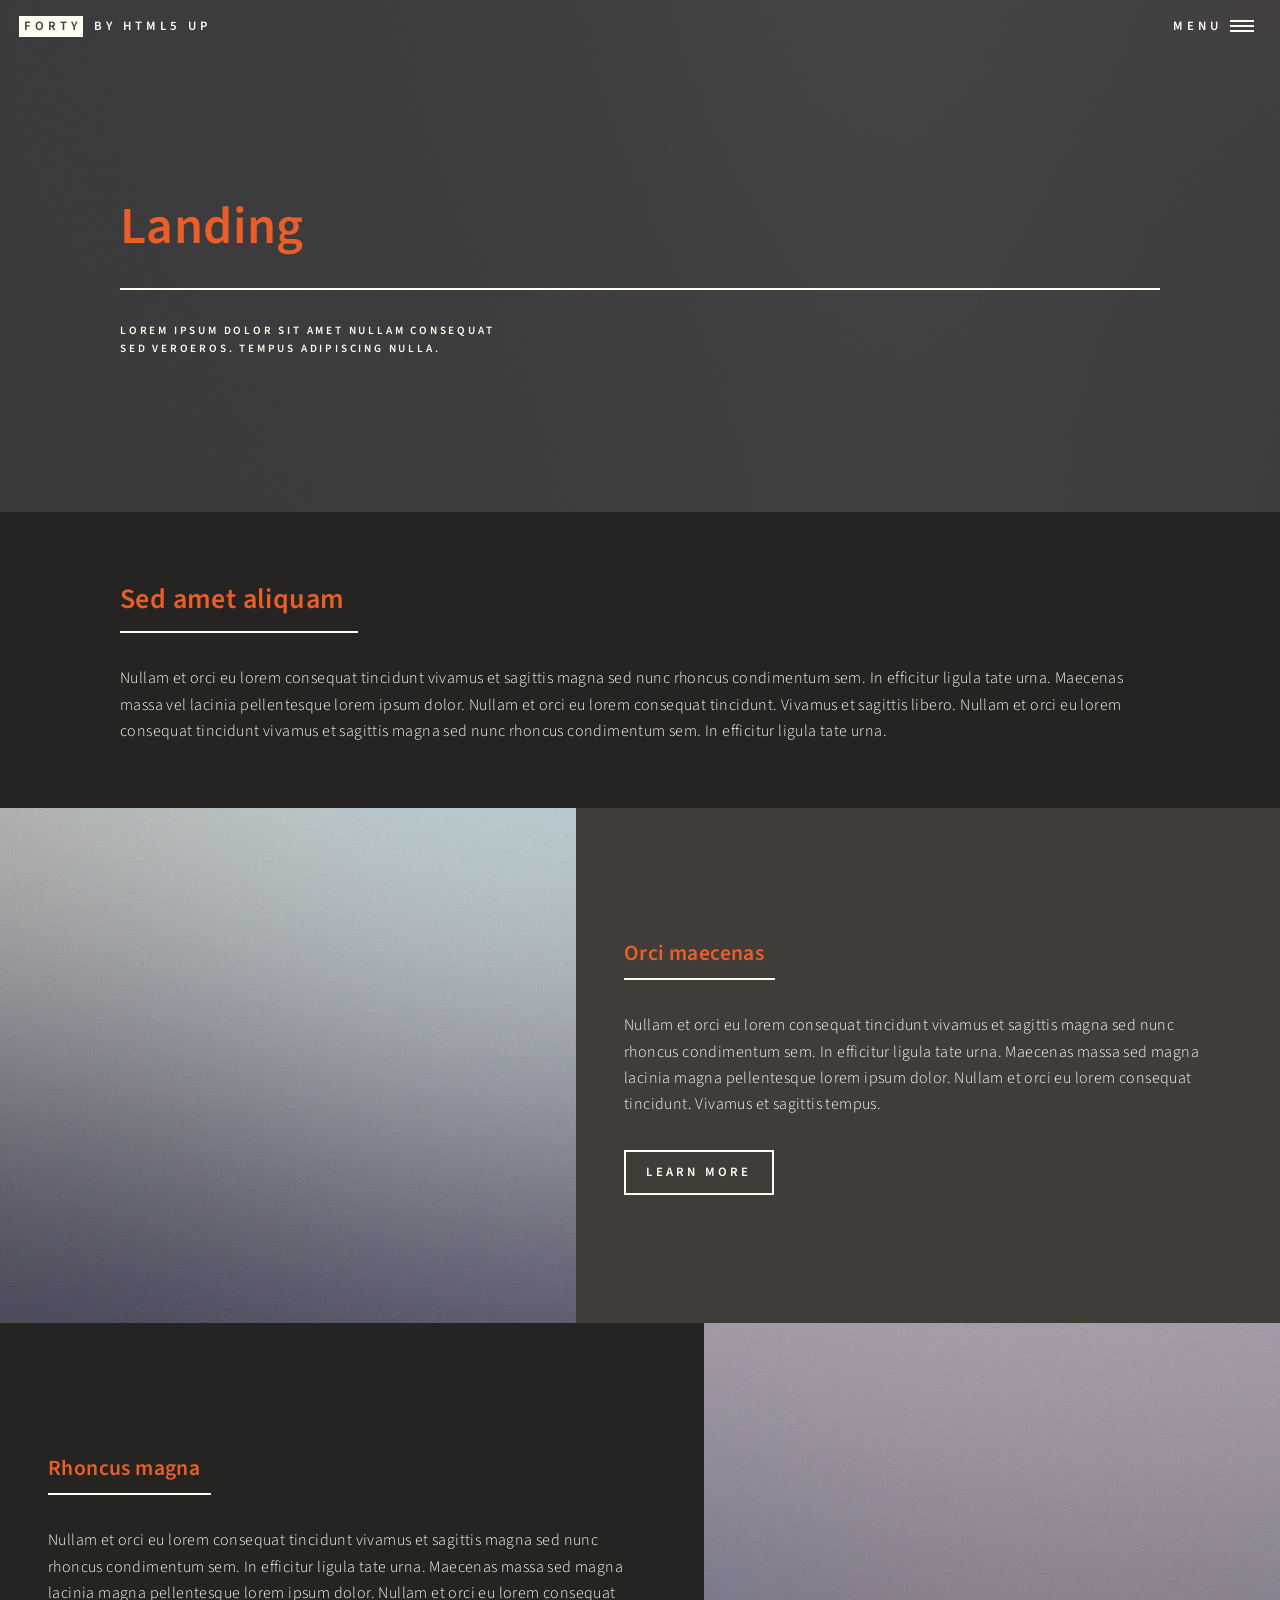
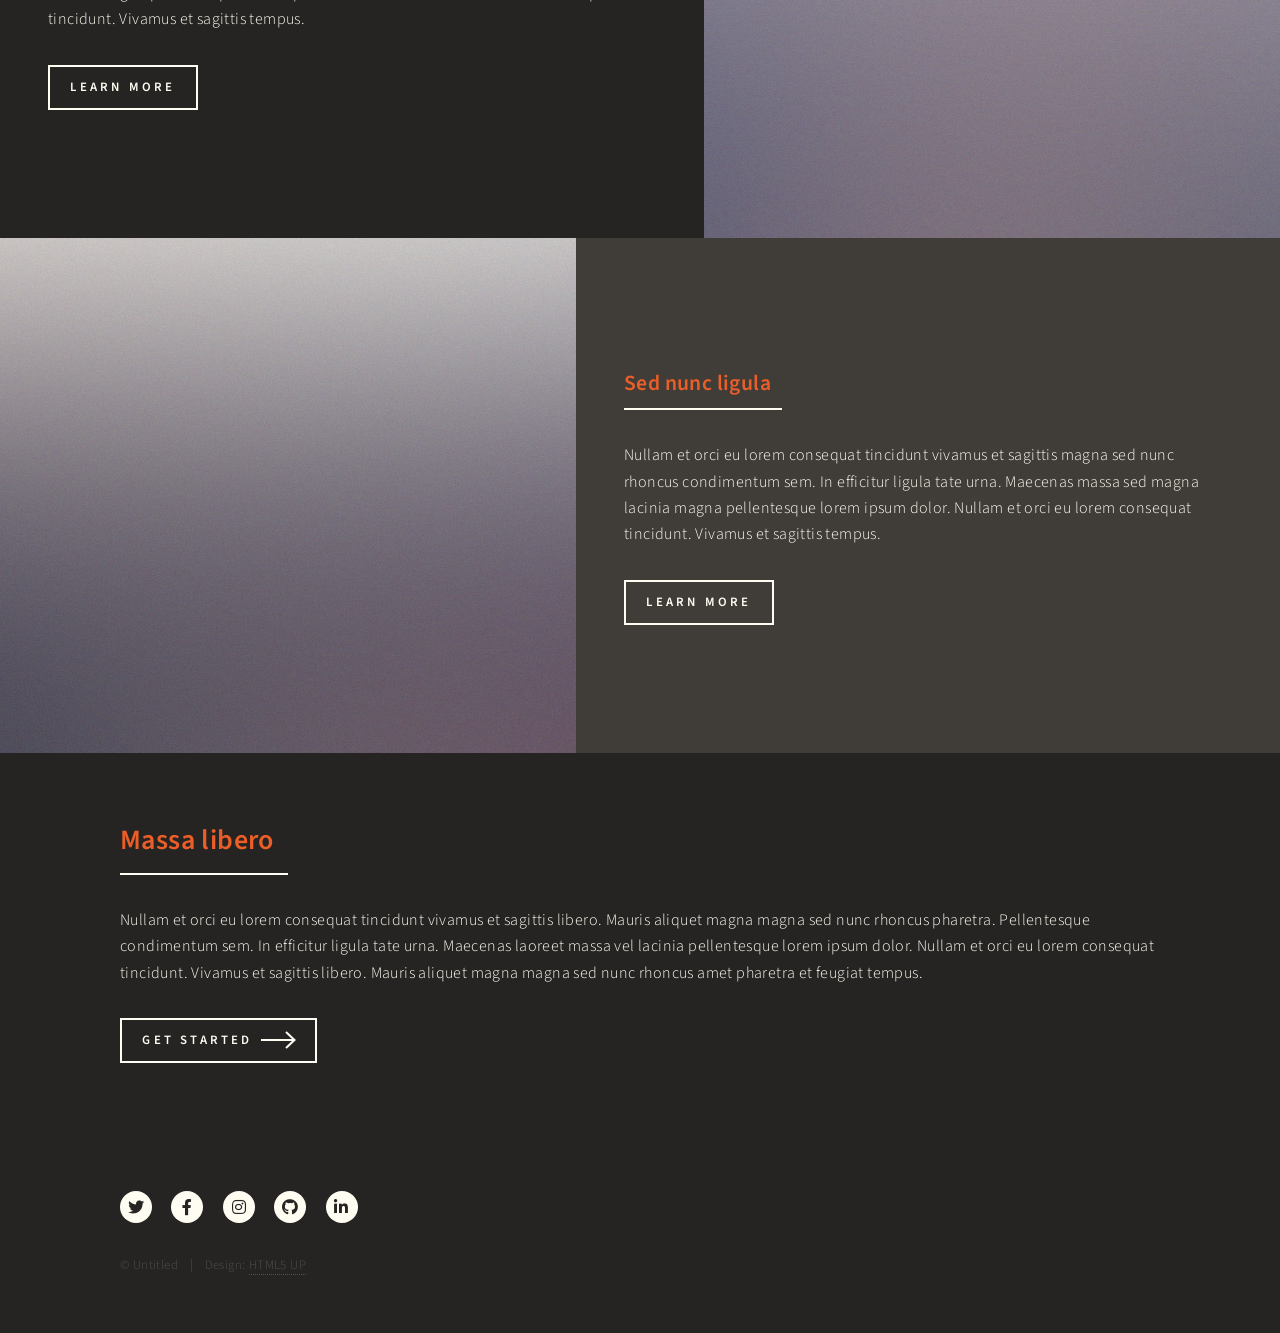
<file: landing.html>
<!DOCTYPE HTML>
<!--
	Forty by HTML5 UP
	html5up.net | @ajlkn
	Free for personal and commercial use under the CCA 3.0 license (html5up.net/license)
-->
<html>
	<head>
		<title>Landing - Forty by HTML5 UP</title>
		<meta charset="utf-8" />
		<meta name="viewport" content="width=device-width, initial-scale=1, user-scalable=no" />
		<link rel="stylesheet" href="assets/css/main.css" />
		<noscript><link rel="stylesheet" href="assets/css/noscript.css" /></noscript>
	</head>
	<body class="is-preload">

		<!-- Wrapper -->
			<div id="wrapper">

				<!-- Header -->
				<!-- Note: The "styleN" class below should match that of the banner element. -->
					<header id="header" class="alt style2">
						<a href="index.html" class="logo"><strong>Forty</strong> <span>by HTML5 UP</span></a>
						<nav>
							<a href="#menu">Menu</a>
						</nav>
					</header>

				<!-- Menu -->
					<nav id="menu">
						<ul class="links">
							<li><a href="index.html">Home</a></li>
							<li><a href="landing.html">Landing</a></li>
							<li><a href="generic.html">Generic</a></li>
							<li><a href="elements.html">Elements</a></li>
						</ul>
					</nav>

				<!-- Banner -->
				<!-- Note: The "styleN" class below should match that of the header element. -->
					<section id="banner" class="style2">
						<div class="inner">
							<span class="image">
								<img src="images/pic07.jpg" alt="" />
							</span>
							<header class="major">
								<h1>Landing</h1>
							</header>
							<div class="content">
								<p>Lorem ipsum dolor sit amet nullam consequat<br />
								sed veroeros. tempus adipiscing nulla.</p>
							</div>
						</div>
					</section>

				<!-- Main -->
					<div id="main">

						<!-- One -->
							<section id="one">
								<div class="inner">
									<header class="major">
										<h2>Sed amet aliquam</h2>
									</header>
									<p>Nullam et orci eu lorem consequat tincidunt vivamus et sagittis magna sed nunc rhoncus condimentum sem. In efficitur ligula tate urna. Maecenas massa vel lacinia pellentesque lorem ipsum dolor. Nullam et orci eu lorem consequat tincidunt. Vivamus et sagittis libero. Nullam et orci eu lorem consequat tincidunt vivamus et sagittis magna sed nunc rhoncus condimentum sem. In efficitur ligula tate urna.</p>
								</div>
							</section>

						<!-- Two -->
							<section id="two" class="spotlights">
								<section>
									<a href="generic.html" class="image">
										<img src="images/pic08.jpg" alt="" data-position="center center" />
									</a>
									<div class="content">
										<div class="inner">
											<header class="major">
												<h3>Orci maecenas</h3>
											</header>
											<p>Nullam et orci eu lorem consequat tincidunt vivamus et sagittis magna sed nunc rhoncus condimentum sem. In efficitur ligula tate urna. Maecenas massa sed magna lacinia magna pellentesque lorem ipsum dolor. Nullam et orci eu lorem consequat tincidunt. Vivamus et sagittis tempus.</p>
											<ul class="actions">
												<li><a href="generic.html" class="button">Learn more</a></li>
											</ul>
										</div>
									</div>
								</section>
								<section>
									<a href="generic.html" class="image">
										<img src="images/pic09.jpg" alt="" data-position="top center" />
									</a>
									<div class="content">
										<div class="inner">
											<header class="major">
												<h3>Rhoncus magna</h3>
											</header>
											<p>Nullam et orci eu lorem consequat tincidunt vivamus et sagittis magna sed nunc rhoncus condimentum sem. In efficitur ligula tate urna. Maecenas massa sed magna lacinia magna pellentesque lorem ipsum dolor. Nullam et orci eu lorem consequat tincidunt. Vivamus et sagittis tempus.</p>
											<ul class="actions">
												<li><a href="generic.html" class="button">Learn more</a></li>
											</ul>
										</div>
									</div>
								</section>
								<section>
									<a href="generic.html" class="image">
										<img src="images/pic10.jpg" alt="" data-position="25% 25%" />
									</a>
									<div class="content">
										<div class="inner">
											<header class="major">
												<h3>Sed nunc ligula</h3>
											</header>
											<p>Nullam et orci eu lorem consequat tincidunt vivamus et sagittis magna sed nunc rhoncus condimentum sem. In efficitur ligula tate urna. Maecenas massa sed magna lacinia magna pellentesque lorem ipsum dolor. Nullam et orci eu lorem consequat tincidunt. Vivamus et sagittis tempus.</p>
											<ul class="actions">
												<li><a href="generic.html" class="button">Learn more</a></li>
											</ul>
										</div>
									</div>
								</section>
							</section>

						<!-- Three -->
							<section id="three">
								<div class="inner">
									<header class="major">
										<h2>Massa libero</h2>
									</header>
									<p>Nullam et orci eu lorem consequat tincidunt vivamus et sagittis libero. Mauris aliquet magna magna sed nunc rhoncus pharetra. Pellentesque condimentum sem. In efficitur ligula tate urna. Maecenas laoreet massa vel lacinia pellentesque lorem ipsum dolor. Nullam et orci eu lorem consequat tincidunt. Vivamus et sagittis libero. Mauris aliquet magna magna sed nunc rhoncus amet pharetra et feugiat tempus.</p>
									<ul class="actions">
										<li><a href="generic.html" class="button next">Get Started</a></li>
									</ul>
								</div>
							</section>

					</div>

				<!-- Footer -->
					<footer id="footer">
						<div class="inner">
							<ul class="icons">
								<li><a href="#" class="icon brands alt fa-twitter"><span class="label">Twitter</span></a></li>
								<li><a href="#" class="icon brands alt fa-facebook-f"><span class="label">Facebook</span></a></li>
								<li><a href="#" class="icon brands alt fa-instagram"><span class="label">Instagram</span></a></li>
								<li><a href="#" class="icon brands alt fa-github"><span class="label">GitHub</span></a></li>
								<li><a href="#" class="icon brands alt fa-linkedin-in"><span class="label">LinkedIn</span></a></li>
							</ul>
							<ul class="copyright">
								<li>&copy; Untitled</li><li>Design: <a href="https://html5up.net">HTML5 UP</a></li>
							</ul>
						</div>
					</footer>

			</div>

		<!-- Scripts -->
			<script src="assets/js/jquery.min.js"></script>
			<script src="assets/js/jquery.scrolly.min.js"></script>
			<script src="assets/js/jquery.scrollex.min.js"></script>
			<script src="assets/js/browser.min.js"></script>
			<script src="assets/js/breakpoints.min.js"></script>
			<script src="assets/js/util.js"></script>
			<script src="assets/js/main.js"></script>

	</body>
</html>
</file>
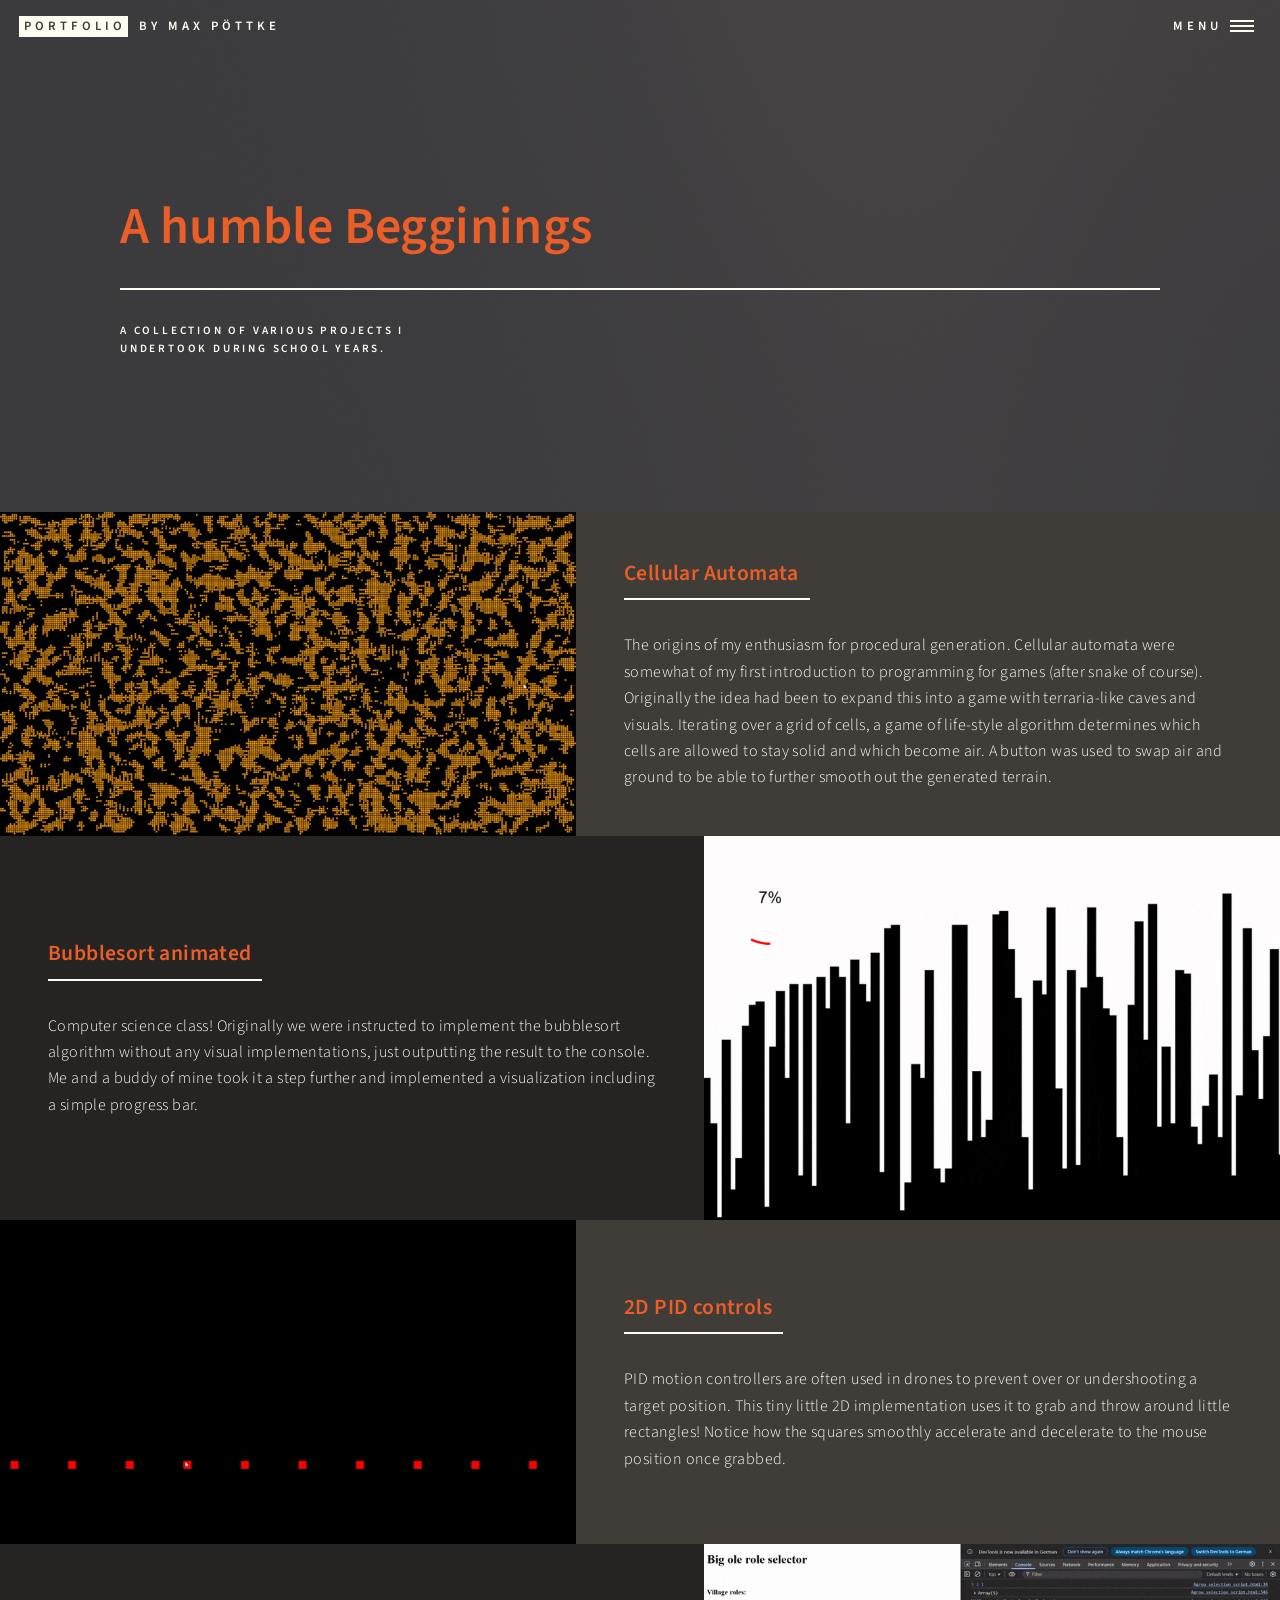
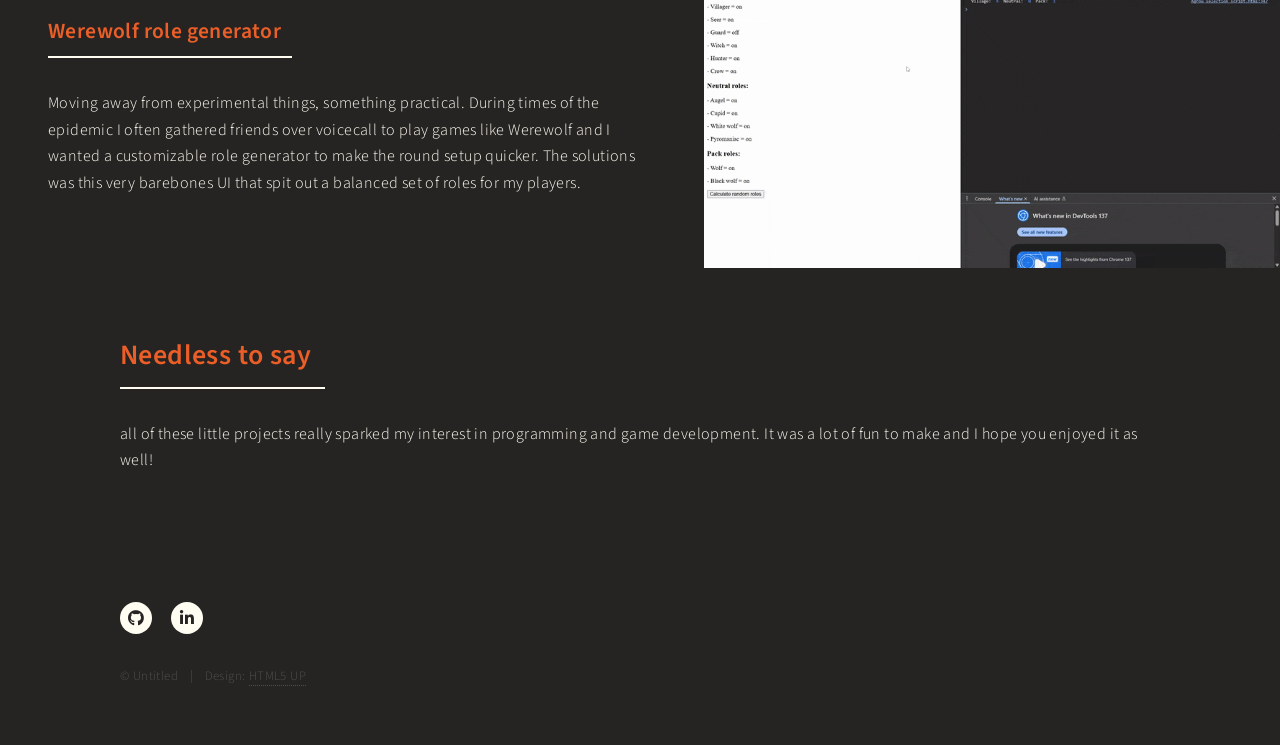
<file: landing_beginnings copy.html>
<!DOCTYPE HTML>
<!--
	Forty by HTML5 UP
	html5up.net | @ajlkn
	Free for personal and commercial use under the CCA 3.0 license (html5up.net/license)
-->
<html>
	<head>
		<title>Humble Beginnings</title>
		<meta charset="utf-8" />
		<meta name="viewport" content="width=device-width, initial-scale=1, user-scalable=no" />
		<link rel="stylesheet" href="assets/css/main.css" />
		<noscript><link rel="stylesheet" href="assets/css/noscript.css" /></noscript>
	</head>
	<body class="is-preload">

		<!-- Wrapper -->
			<div id="wrapper">

				<!-- Header -->
				<!-- Note: The "styleN" class below should match that of the banner element. -->
					<header id="header" class="alt style5">
						<a href="index.html" class="logo"><strong>Portfolio</strong> <span>by Max Pöttke</span></a>
						<nav>
							<a href="#menu">Menu</a>
						</nav>
					</header>

				<!-- Menu -->
					<nav id="menu">
						<ul class="links">
							<li><a href="index.html">Home</a></li>
							<li><a href="https://github.com/Max-Poettke">Github</a></li>
							<li><a href="https://www.linkedin.com/in/max-p%C3%B6ttke-917947281/">LinkedIn</a></li>
						</ul>
					</nav>

				<!-- Banner -->
				<!-- Note: The "styleN" class below should match that of the header element. -->
					<section id="banner" class="style5">
						<div class="inner">
							<span class="image">
								<img src="images/pic07.jpg" alt="" />
							</span>
							<header class="major">
								<h1>A humble Begginings</h1>
							</header>
							<div class="content">
								<p>A collection of various projects I<br />
								undertook during school years.</p>
							</div>
						</div>
					</section>

				<!-- Main -->
					<div id="main">

						<!-- Two -->
							<section id="two" class="spotlights">
								<section>
									<a class="image">
										<img src="images/Cellular.gif" alt="" data-position="center center" />
									</a>
									<div class="content">
										<div class="inner">
											<header class="major">
												<h3>Cellular Automata</h3>
											</header>
											<p>The origins of my enthusiasm for procedural generation. Cellular automata were somewhat of my first introduction to programming for games (after snake of course). Originally the idea had been to expand this into a game with terraria-like caves and visuals. Iterating over a grid of cells, a game of life-style algorithm determines which cells are allowed to stay solid and which become air. A button was used to swap air and ground to be able to further smooth out the generated terrain.</p>
										</div>
									</div>
								</section>
								<section>
									<a class="image">
										<img src="images/Bubblesort.gif" alt="" data-position="top center" />
									</a>
									<div class="content">
										<div class="inner">
											<header class="major">
												<h3>Bubblesort animated</h3>
											</header>
											<p>Computer science class! Originally we were instructed to implement the bubblesort algorithm without any visual implementations, just outputting the result to the console. Me and a buddy of mine took it a step further and implemented a visualization including a simple progress bar. </p>
										</div>
									</div>
								</section>
								<section>
									<a class="image">
										<img src="images/PID.gif" alt="" data-position="25% 25%" />
									</a>
									<div class="content">
										<div class="inner">
											<header class="major">
												<h3>2D PID controls</h3>
											</header>
											<p>PID motion controllers are often used in drones to prevent over or undershooting a target position. This tiny little 2D implementation uses it to grab and throw around little rectangles! Notice how the squares smoothly accelerate and decelerate to the mouse position once grabbed.  </p>
										</div>
									</div>
								</section>
								<section>
									<a class="image">
										<img src="images/Agrou.gif" alt="" data-position="top center" />
									</a>
									<div class="content">
										<div class="inner">
											<header class="major">
												<h3>Werewolf role generator</h3>
											</header>
											<p>Moving away from experimental things, something practical. During times of the epidemic I often gathered friends over voicecall to play games like Werewolf and I wanted a customizable role generator to make the round setup quicker. The solutions was this very barebones UI that spit out a balanced set of roles for my players.</p>
										</div>
									</div>
								</section>
							</section>

							<section id="three">
								<div class="inner">
									<header class="major">
										<h2>Needless to say</h2>
									</header>
									<p>all of these little projects really sparked my interest in programming and game development. It was a lot of fun to make and I hope you enjoyed it as well!</p>
								</div>
							</section>
					</div>

				<!-- Footer -->
					<footer id="footer">
						<div class="inner">
							<ul class="icons">
								<li><a href="https://github.com/Max-Poettke" class="icon brands alt fa-github"><span class="label">GitHub</span></a></li>
								<li><a href="https://www.linkedin.com/in/max-p%C3%B6ttke-917947281/" class="icon brands alt fa-linkedin-in"><span class="label">LinkedIn</span></a></li>
							</ul>
							<ul class="copyright">
								<li>&copy; Untitled</li><li>Design: <a href="https://html5up.net">HTML5 UP</a></li>
							</ul>
						</div>
					</footer>

			</div>

		<!-- Scripts -->
			<script src="assets/js/jquery.min.js"></script>
			<script src="assets/js/jquery.scrolly.min.js"></script>
			<script src="assets/js/jquery.scrollex.min.js"></script>
			<script src="assets/js/browser.min.js"></script>
			<script src="assets/js/breakpoints.min.js"></script>
			<script src="assets/js/util.js"></script>
			<script src="assets/js/main.js"></script>

	</body>
</html>
</file>
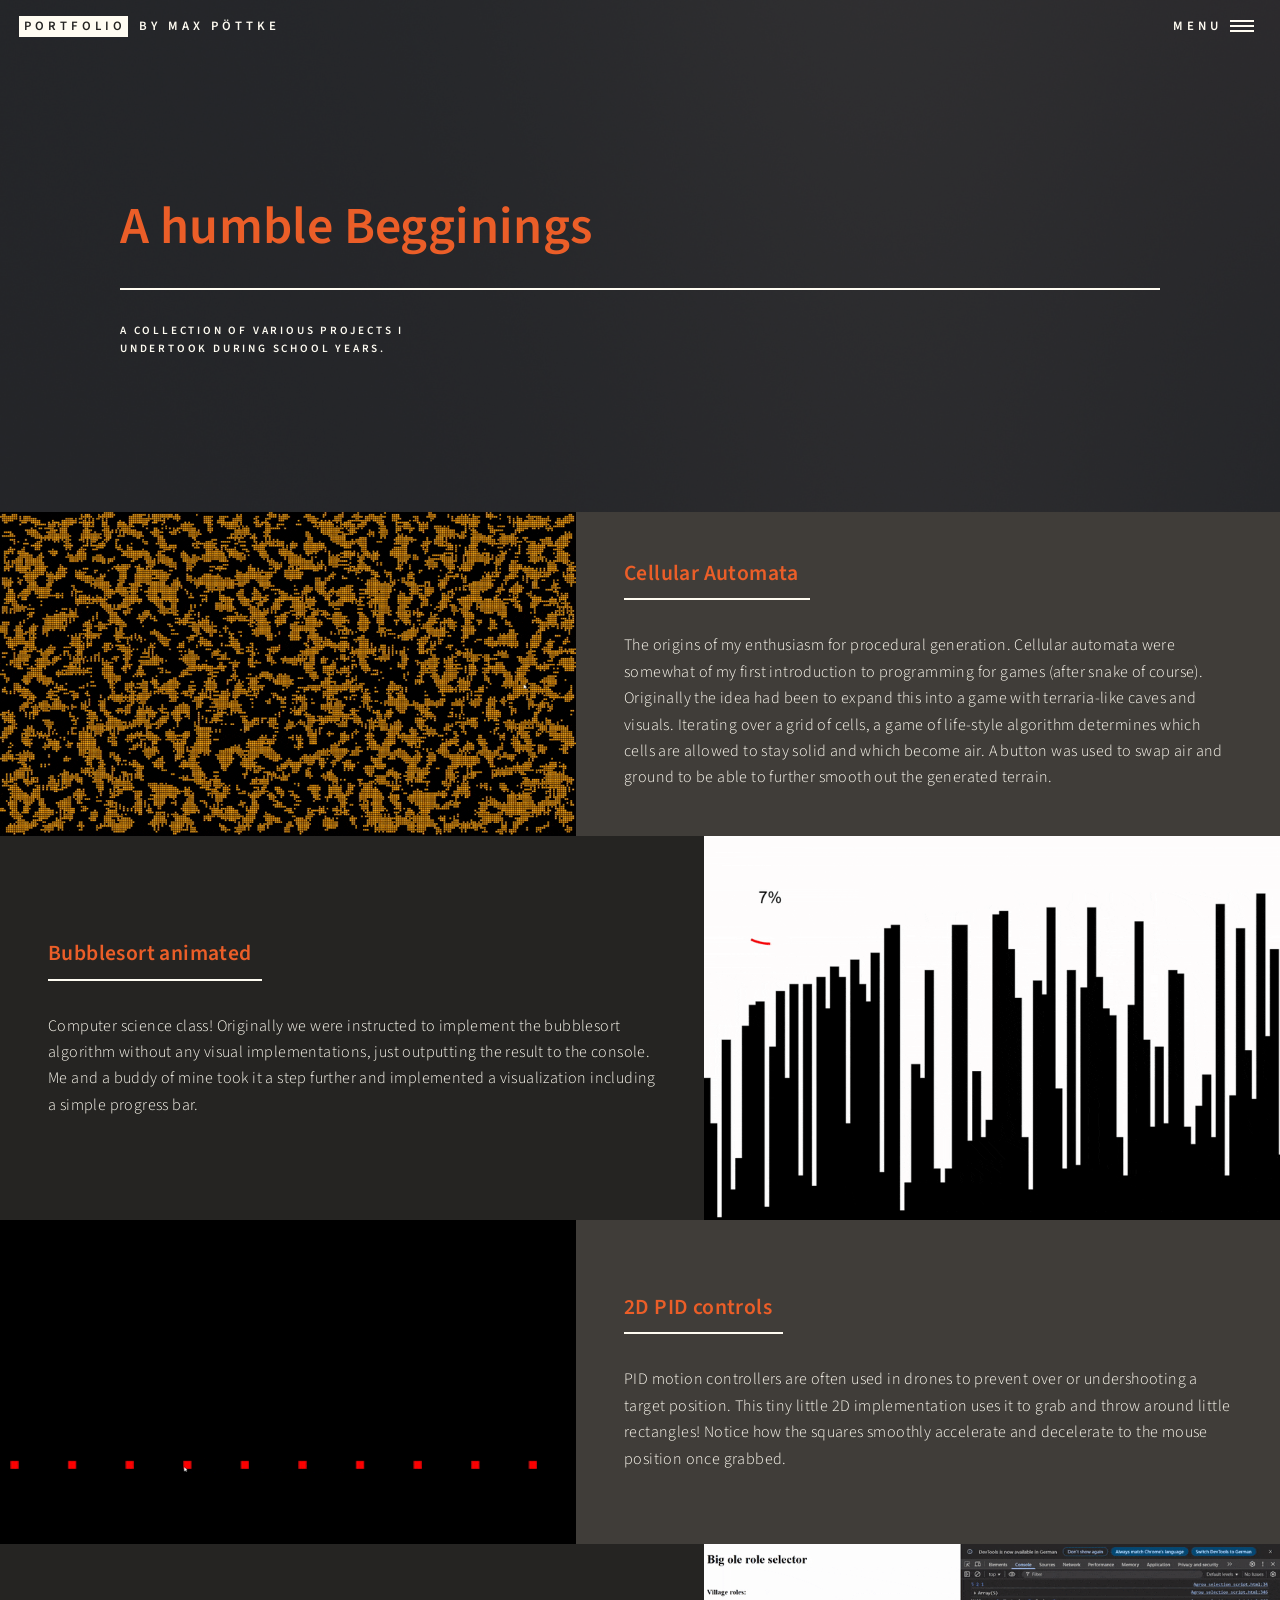
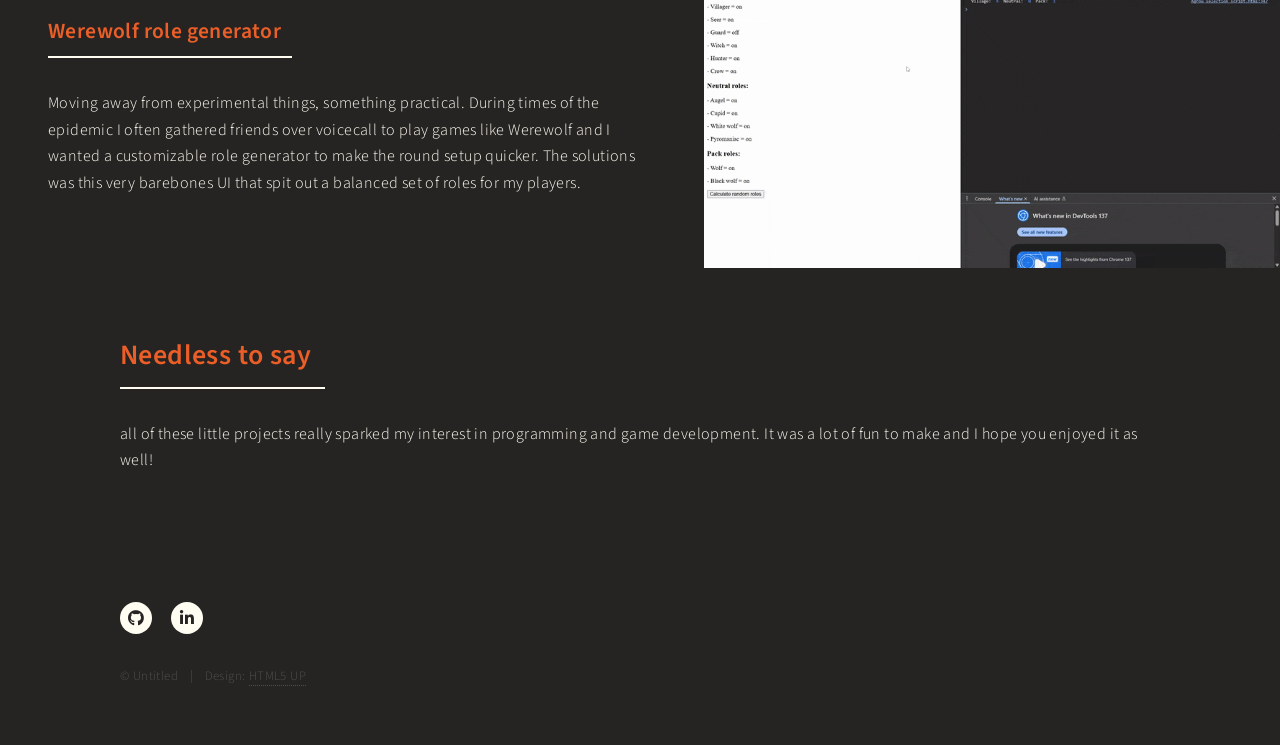
<file: landing_beginnings.html>
<!DOCTYPE HTML>
<!--
	Forty by HTML5 UP
	html5up.net | @ajlkn
	Free for personal and commercial use under the CCA 3.0 license (html5up.net/license)
-->
<html>
	<head>
		<title>Humble Beginnings</title>
		<meta charset="utf-8" />
		<meta name="viewport" content="width=device-width, initial-scale=1, user-scalable=no" />
		<link rel="stylesheet" href="assets/css/main.css" />
		<noscript><link rel="stylesheet" href="assets/css/noscript.css" /></noscript>
	</head>
	<body class="is-preload">

		<!-- Wrapper -->
			<div id="wrapper">

				<!-- Header -->
				<!-- Note: The "styleN" class below should match that of the banner element. -->
					<header id="header" class="alt style3">
						<a href="index.html" class="logo"><strong>Portfolio</strong> <span>by Max Pöttke</span></a>
						<nav>
							<a href="#menu">Menu</a>
						</nav>
					</header>

				<!-- Menu -->
					<nav id="menu">
						<ul class="links">
							<li><a href="index.html">Home</a></li>
							<li><a href="https://github.com/Max-Poettke">Github</a></li>
							<li><a href="https://www.linkedin.com/in/max-p%C3%B6ttke-917947281/">LinkedIn</a></li>
						</ul>
					</nav>

				<!-- Banner -->
				<!-- Note: The "styleN" class below should match that of the header element. -->
					<section id="banner" class="style3">
						<div class="inner">
							<span class="image">
								<img src="images/pic07.jpg" alt="" />
							</span>
							<header class="major">
								<h1>A humble Begginings</h1>
							</header>
							<div class="content">
								<p>A collection of various projects I<br />
								undertook during school years.</p>
							</div>
						</div>
					</section>

				<!-- Main -->
					<div id="main">

						<!-- Two -->
							<section id="two" class="spotlights">
								<section>
									<a class="image">
										<img src="images/Cellular.gif" alt="" data-position="center center" />
									</a>
									<div class="content">
										<div class="inner">
											<header class="major">
												<h3>Cellular Automata</h3>
											</header>
											<p>The origins of my enthusiasm for procedural generation. Cellular automata were somewhat of my first introduction to programming for games (after snake of course). Originally the idea had been to expand this into a game with terraria-like caves and visuals. Iterating over a grid of cells, a game of life-style algorithm determines which cells are allowed to stay solid and which become air. A button was used to swap air and ground to be able to further smooth out the generated terrain.</p>
										</div>
									</div>
								</section>
								<section>
									<a class="image">
										<img src="images/Bubblesort.gif" alt="" data-position="top center" />
									</a>
									<div class="content">
										<div class="inner">
											<header class="major">
												<h3>Bubblesort animated</h3>
											</header>
											<p>Computer science class! Originally we were instructed to implement the bubblesort algorithm without any visual implementations, just outputting the result to the console. Me and a buddy of mine took it a step further and implemented a visualization including a simple progress bar. </p>
										</div>
									</div>
								</section>
								<section>
									<a class="image">
										<img src="images/PID.gif" alt="" data-position="25% 25%" />
									</a>
									<div class="content">
										<div class="inner">
											<header class="major">
												<h3>2D PID controls</h3>
											</header>
											<p>PID motion controllers are often used in drones to prevent over or undershooting a target position. This tiny little 2D implementation uses it to grab and throw around little rectangles! Notice how the squares smoothly accelerate and decelerate to the mouse position once grabbed.  </p>
										</div>
									</div>
								</section>
								<section>
									<a class="image">
										<img src="images/Agrou.gif" alt="" data-position="top center" />
									</a>
									<div class="content">
										<div class="inner">
											<header class="major">
												<h3>Werewolf role generator</h3>
											</header>
											<p>Moving away from experimental things, something practical. During times of the epidemic I often gathered friends over voicecall to play games like Werewolf and I wanted a customizable role generator to make the round setup quicker. The solutions was this very barebones UI that spit out a balanced set of roles for my players.</p>
										</div>
									</div>
								</section>
							</section>

							<section id="three">
								<div class="inner">
									<header class="major">
										<h2>Needless to say</h2>
									</header>
									<p>all of these little projects really sparked my interest in programming and game development. It was a lot of fun to make and I hope you enjoyed it as well!</p>
								</div>
							</section>
					</div>

				<!-- Footer -->
					<footer id="footer">
						<div class="inner">
							<ul class="icons">
								<li><a href="https://github.com/Max-Poettke" class="icon brands alt fa-github"><span class="label">GitHub</span></a></li>
								<li><a href="https://www.linkedin.com/in/max-p%C3%B6ttke-917947281/" class="icon brands alt fa-linkedin-in"><span class="label">LinkedIn</span></a></li>
							</ul>
							<ul class="copyright">
								<li>&copy; Untitled</li><li>Design: <a href="https://html5up.net">HTML5 UP</a></li>
							</ul>
						</div>
					</footer>

			</div>

		<!-- Scripts -->
			<script src="assets/js/jquery.min.js"></script>
			<script src="assets/js/jquery.scrolly.min.js"></script>
			<script src="assets/js/jquery.scrollex.min.js"></script>
			<script src="assets/js/browser.min.js"></script>
			<script src="assets/js/breakpoints.min.js"></script>
			<script src="assets/js/util.js"></script>
			<script src="assets/js/main.js"></script>

	</body>
</html>
</file>
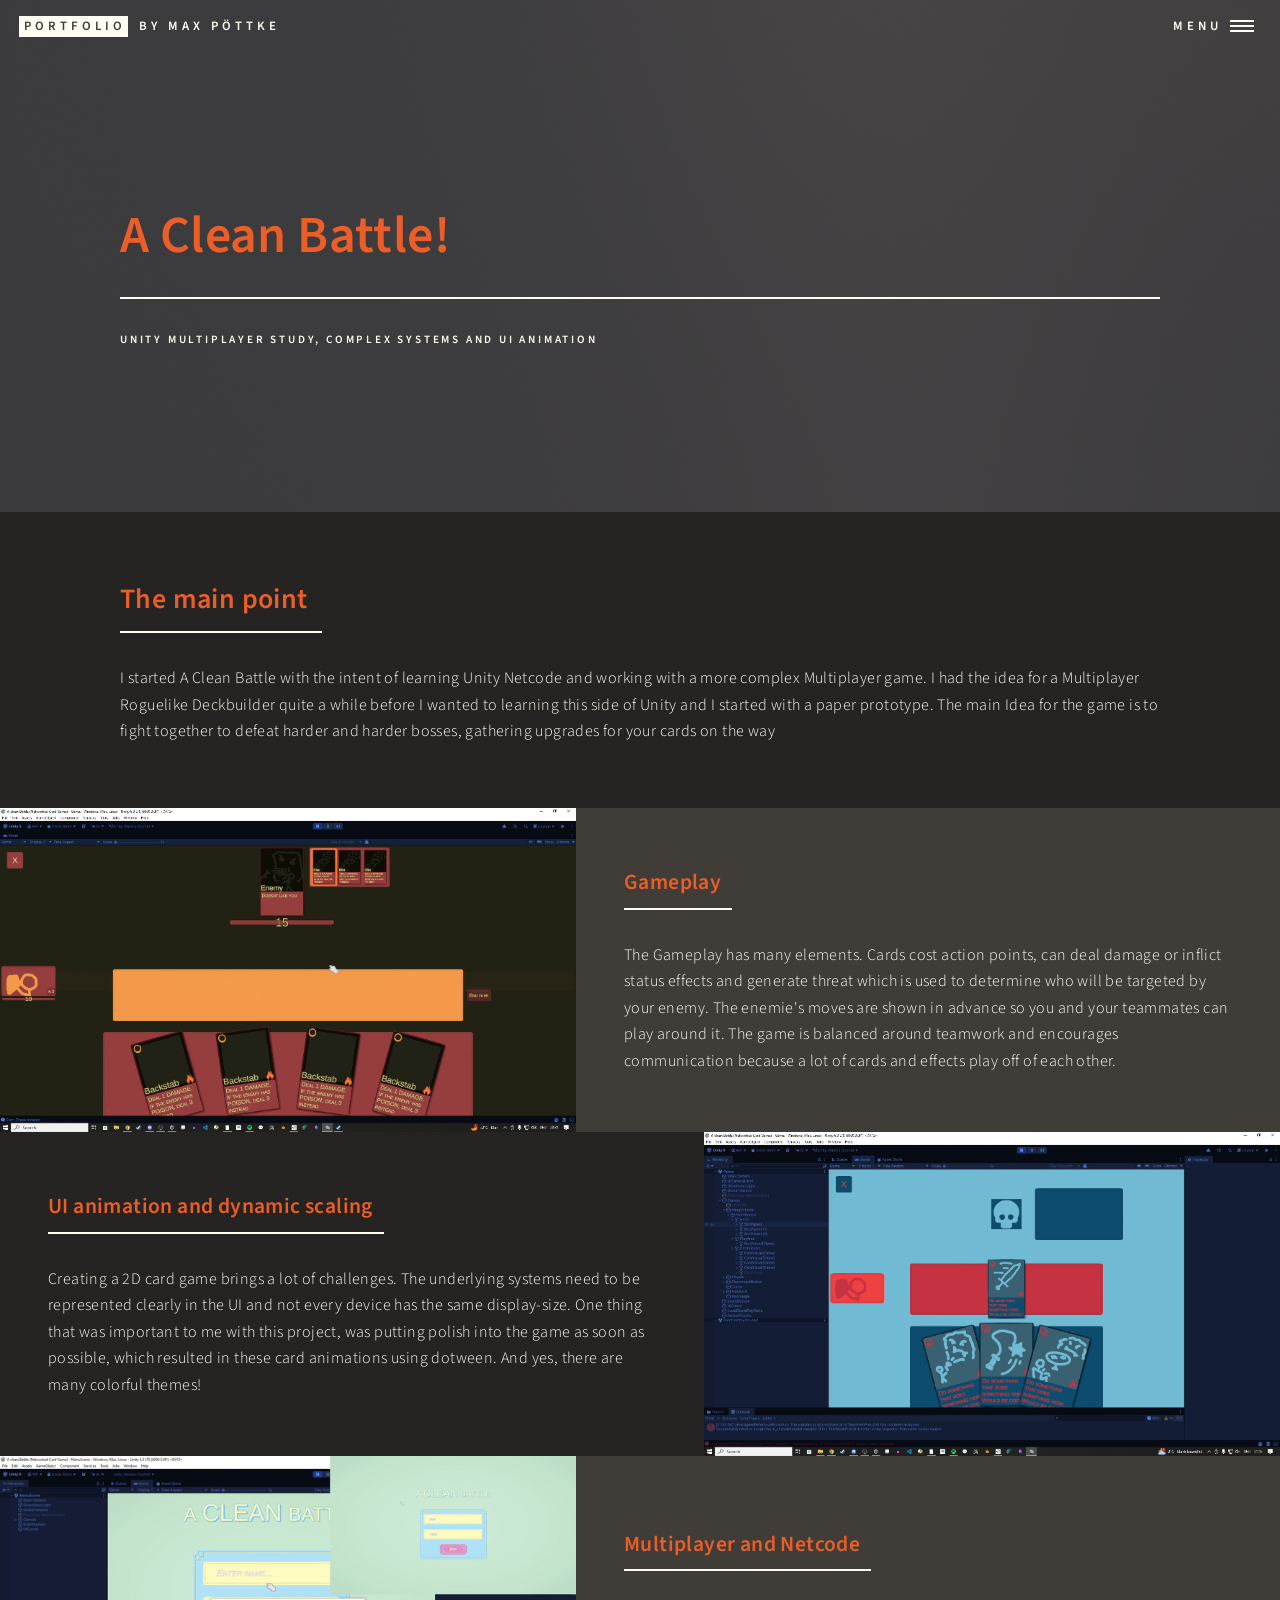
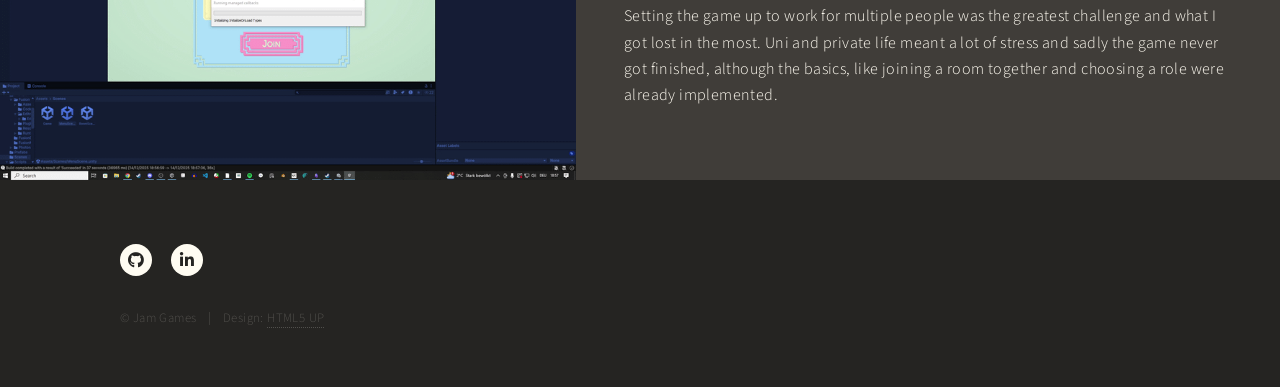
<file: landing_card_game.html>
<!DOCTYPE HTML>
<!--
	Forty by HTML5 UP
	html5up.net | @ajlkn
	Free for personal and commercial use under the CCA 3.0 license (html5up.net/license)
-->
<html>
	<head>
		<title>Grabby Space Marine</title>
		<meta charset="utf-8" />
		<meta name="viewport" content="width=device-width, initial-scale=1, user-scalable=no" />
		<link rel="stylesheet" href="assets/css/main.css" />
		<noscript><link rel="stylesheet" href="assets/css/noscript.css" /></noscript>
	</head>
	<body class="is-preload">

		<!-- Wrapper -->
			<div id="wrapper">

				<!-- Header -->
				<!-- Note: The "styleN" class below should match that of the banner element. -->
					<header id="header" class="alt style5">
						<a href="index.html" class="logo"><strong>Portfolio</strong> <span>by Max Pöttke</span></a>
						<nav>
							<a href="#menu">Menu</a>
						</nav>
					</header>

				<!-- Menu -->
					<nav id="menu">
						<ul class="links">
							<li><a href="index.html">Home</a></li>
							<li><a href="https://github.com/Max-Poettke">Github</a></li>
							<li><a href="https://www.linkedin.com/in/max-p%C3%B6ttke-917947281/">LinkedIn</a></li>
						</ul>
					</nav>

				<!-- Banner -->
				<!-- Note: The "styleN" class below should match that of the header element. -->
					<section id="banner" class="style5">
						<div class="inner">
							<span class="image">
								<img src="images/pic07.jpg" alt="" />
							</span>
							<header class="major">
								<h1>A Clean Battle!</h1>
							</header>
							<div class="content">
								<p>Unity Multiplayer Study, Complex Systems and UI animation</p>
							</div>
						</div>
					</section>

				<!-- Main -->
					<div id="main">

						<!-- One -->
							<section id="one">
								<div class="inner">
									<header class="major">
										<h2>The main point</h2>
									</header>
									<p>I started A Clean Battle with the intent of learning Unity Netcode and working with a more complex Multiplayer game. I had the idea for a Multiplayer Roguelike Deckbuilder quite a while before I wanted to learning this side of Unity and I started with a paper prototype. The main Idea for the game is to fight together to defeat harder and harder bosses, gathering upgrades for your cards on the way</p>
								</div>
							</section>

						<!-- Two -->
							<section id="two" class="spotlights">
								<section>
									<a class="image">
										<img src="images/Gameplay_Effects_Descriptions.gif" alt="" data-position="center center" />
									</a>
									<div class="content">
										<div class="inner">
											<header class="major">
												<h3>Gameplay</h3>
											</header>
											<p>The Gameplay has many elements. Cards cost action points, can deal damage or inflict status effects and generate threat which is used to determine who will be targeted by your enemy. The enemie's moves are shown in advance so you and your teammates can play around it. The game is balanced around teamwork and encourages communication because a lot of cards and effects play off of each other.</p>
										</div>
									</div>
								</section>
								<section>
									<a class="image">
										<img src="images/Dynamic UI.gif" alt="" data-position="top center" />
									</a>
									<div class="content">
										<div class="inner">
											<header class="major">
												<h3>UI animation and dynamic scaling</h3>
											</header>
											<p>Creating a 2D card game brings a lot of challenges. The underlying systems need to be represented clearly in the UI and not every device has the same display-size. One thing that was important to me with this project, was putting polish into the game as soon as possible, which resulted in these card animations using dotween. And yes, there are many colorful themes!</p>
										</div>
									</div>
								</section>
								<section>
									<a class="image">
										<img src="images/MultiplayerPreview.gif" alt="" data-position="25% 25%" />
									</a>
									<div class="content">
										<div class="inner">
											<header class="major">
												<h3>Multiplayer and Netcode</h3>
											</header>
											<p>Setting the game up to work for multiple people was the greatest challenge and what I got lost in the most. Uni and private life meant a lot of stress and sadly the game never got finished, although the basics, like joining a room together and choosing a role were already implemented.</p>
										</div>
									</div>
								</section>
							</section>

					</div>

				<!-- Footer -->
					<footer id="footer">
						<div class="inner">
							<ul class="icons">
								<li><a href="https://github.com/Max-Poettke" class="icon brands alt fa-github"><span class="label">GitHub</span></a></li>
								<li><a href="https://www.linkedin.com/in/max-p%C3%B6ttke-917947281/" class="icon brands alt fa-linkedin-in"><span class="label">LinkedIn</span></a></li>
							</ul>
							<ul class="copyright">
								<li>&copy; Jam Games</li><li>Design: <a href="https://html5up.net">HTML5 UP</a></li>
							</ul>
						</div>
					</footer>

			</div>

		<!-- Scripts -->
			<script src="assets/js/jquery.min.js"></script>
			<script src="assets/js/jquery.scrolly.min.js"></script>
			<script src="assets/js/jquery.scrollex.min.js"></script>
			<script src="assets/js/browser.min.js"></script>
			<script src="assets/js/breakpoints.min.js"></script>
			<script src="assets/js/util.js"></script>
			<script src="assets/js/main.js"></script>

	</body>
</html>
</file>
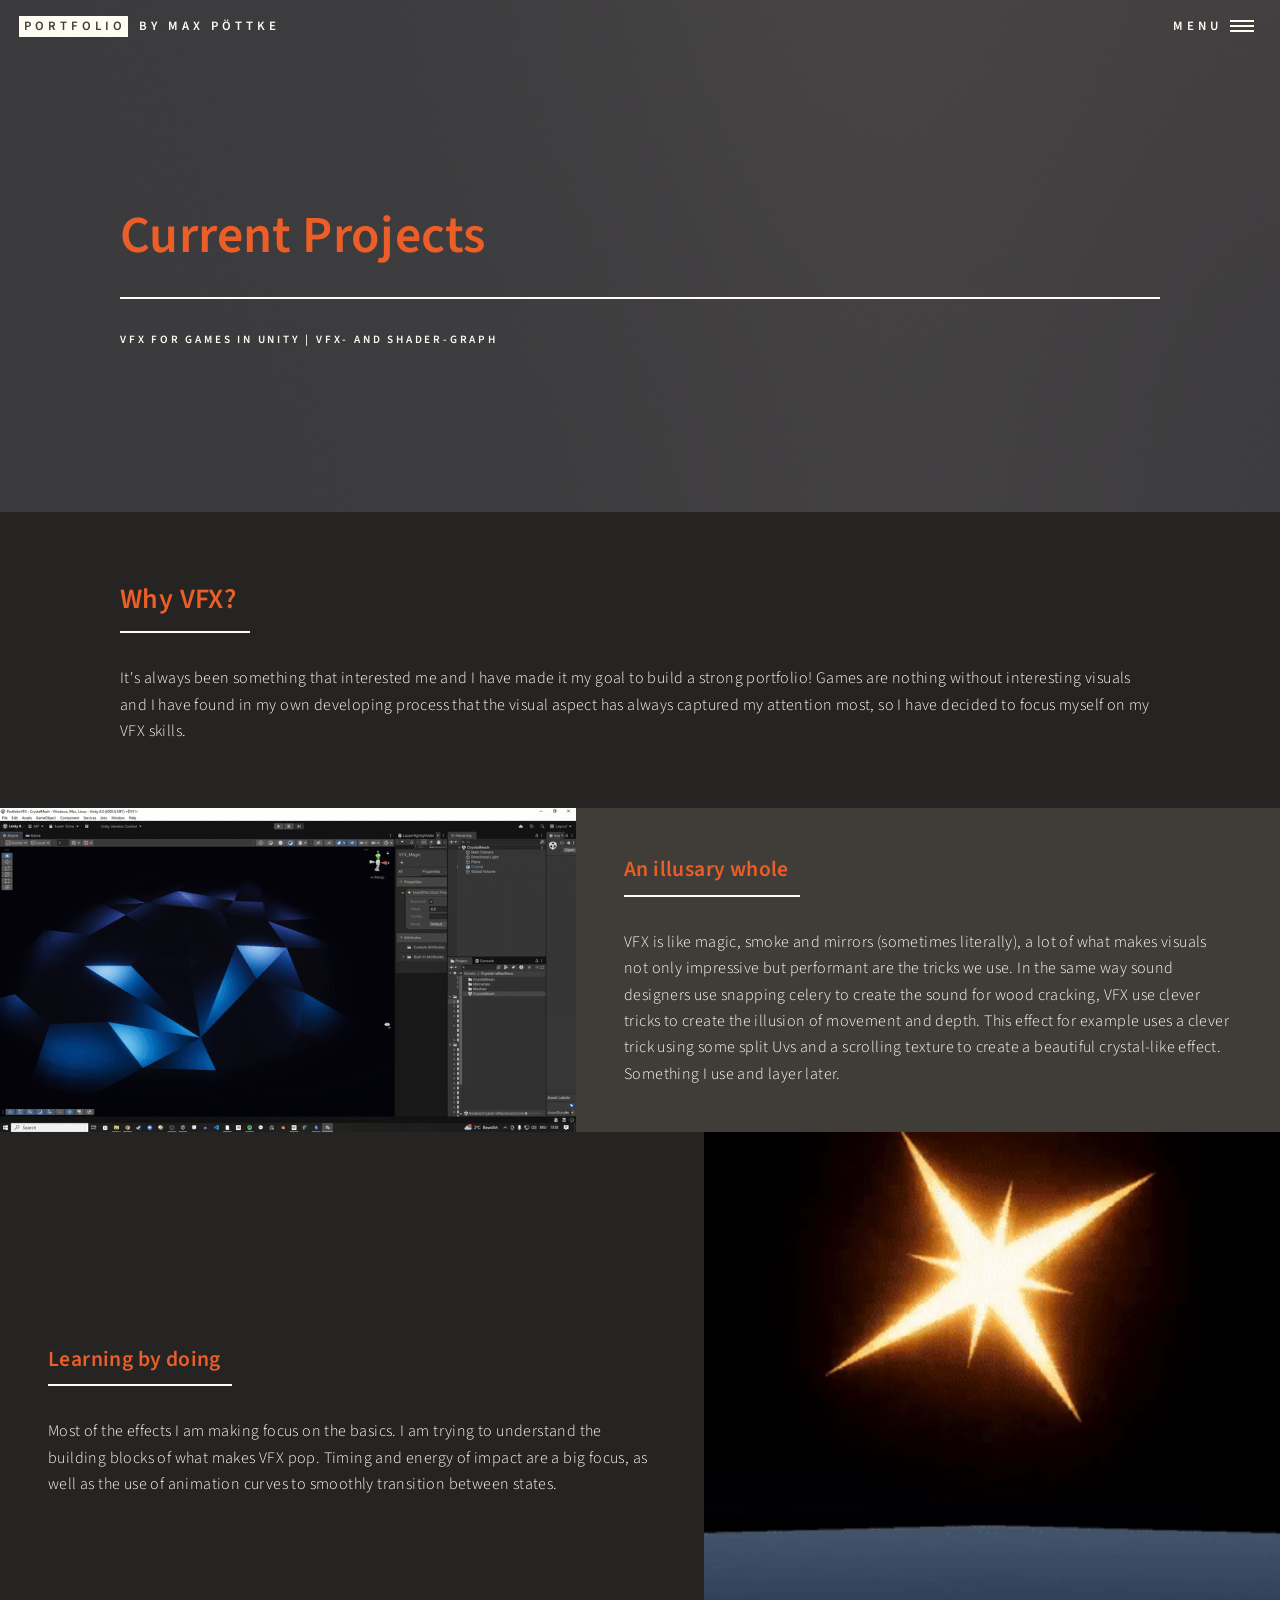
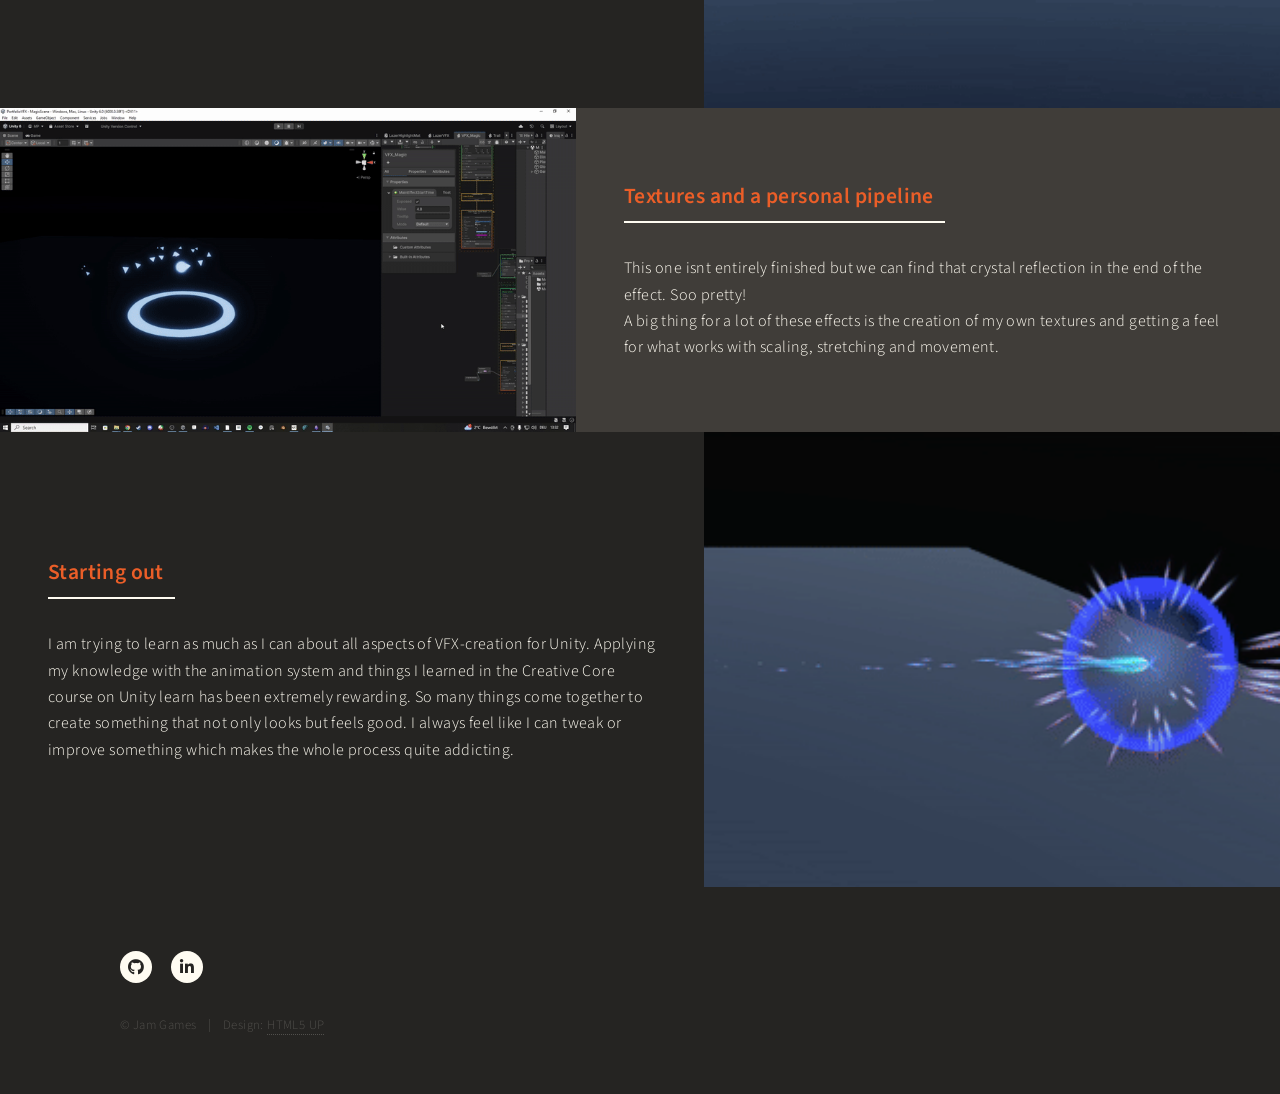
<file: landing_current.html>
<!DOCTYPE HTML>
<!--
	Forty by HTML5 UP
	html5up.net | @ajlkn
	Free for personal and commercial use under the CCA 3.0 license (html5up.net/license)
-->
<html>
	<head>
		<title>Current Projects</title>
		<meta charset="utf-8" />
		<meta name="viewport" content="width=device-width, initial-scale=1, user-scalable=no" />
		<link rel="stylesheet" href="assets/css/main.css" />
		<noscript><link rel="stylesheet" href="assets/css/noscript.css" /></noscript>
	</head>
	<body class="is-preload">

		<!-- Wrapper -->
			<div id="wrapper">

				<!-- Header -->
				<!-- Note: The "styleN" class below should match that of the banner element. -->
					<header id="header" class="alt style5">
						<a href="index.html" class="logo"><strong>Portfolio</strong> <span>by Max Pöttke</span></a>
						<nav>
							<a href="#menu">Menu</a>
						</nav>
					</header>

				<!-- Menu -->
					<nav id="menu">
						<ul class="links">
							<li><a href="index.html">Home</a></li>
							<li><a href="https://github.com/Max-Poettke">Github</a></li>
							<li><a href="https://www.linkedin.com/in/max-p%C3%B6ttke-917947281/">LinkedIn</a></li>
						</ul>
					</nav>

				<!-- Banner -->
				<!-- Note: The "styleN" class below should match that of the header element. -->
					<section id="banner" class="style5">
						<div class="inner">
							<span class="image">
								<img src="images/pic07.jpg" alt="" />
							</span>
							<header class="major">
								<h1>Current Projects</h1>
							</header>
							<div class="content">
								<p>VFX for Games in Unity | VFX- and Shader-Graph</p>
							</div>
						</div>
					</section>

				<!-- Main -->
					<div id="main">

						<!-- One -->
							<section id="one">
								<div class="inner">
									<header class="major">
										<h2>Why VFX?</h2>
									</header>
									<p>It's always been something that interested me and I have made it my goal to build a strong portfolio! Games are nothing without interesting visuals and I have found in my own developing process that the visual aspect has always captured my attention most, so I have decided to focus myself on my VFX skills.</p>
								</div>
							</section>

						<!-- Two -->
							<section id="two" class="spotlights">
								<section>
									<a class="image">
										<img src="images/VFX4.gif" alt="" data-position="center center" />
									</a>
									<div class="content">
										<div class="inner">
											<header class="major">
												<h3>An illusary whole</h3>
											</header>
											<p>VFX is like magic, smoke and mirrors (sometimes literally), a lot of what makes visuals not only impressive but performant are the tricks we use. In the same way sound designers use snapping celery to create the sound for wood cracking, VFX use clever tricks to create the illusion of movement and depth. This effect for example uses a clever trick using some split Uvs and a scrolling texture to create a beautiful crystal-like effect. Something I use and layer later.</p>
										</div>
									</div>
								</section>
								<section>
									<a class="image">
										<img src="images/VFX5.gif" alt="" data-position="center center" />
									</a>
									<div class="content">
										<div class="inner">
											<header class="major">
												<h3>Learning by doing</h3>
											</header>
											<p>Most of the effects I am making focus on the basics. I am trying to understand the building blocks of what makes VFX pop. Timing and energy of impact are a big focus, as well as the use of animation curves to smoothly transition between states.</p>
										</div>
									</div>
								</section>
								<section>
									<a class="image">
										<img src="images/VFX3.gif" alt="" data-position="top center" />
									</a>
									<div class="content">
										<div class="inner">
											<header class="major">
												<h3>Textures and a personal pipeline</h3>
											</header>
											<p>This one isnt entirely finished but we can find that crystal reflection in the end of the effect. Soo pretty! <br> A big thing for a lot of these effects is the creation of my own textures and getting a feel for what works with scaling, stretching and movement.</p>
										</div>
									</div>
								</section>
								<section>
									<a class="image">
										<img src="images/VFX2.gif" alt="" data-position="25% 25%" />
									</a>
									<div class="content">
										<div class="inner">
											<header class="major">
												<h3>Starting out</h3>
											</header>
											<p>I am trying to learn as much as I can about all aspects of VFX-creation for Unity. Applying my knowledge with the animation system and things I learned in the Creative Core course on Unity learn has been extremely rewarding. So many things come together to create something that not only looks but feels good. I always feel like I can tweak or improve something which makes the whole process quite addicting.</p>
										</div>
									</div>
								</section>
							</section>

					</div>

				<!-- Footer -->
					<footer id="footer">
						<div class="inner">
							<ul class="icons">
								<li><a href="https://github.com/Max-Poettke" class="icon brands alt fa-github"><span class="label">GitHub</span></a></li>
								<li><a href="https://www.linkedin.com/in/max-p%C3%B6ttke-917947281/" class="icon brands alt fa-linkedin-in"><span class="label">LinkedIn</span></a></li>
							</ul>
							<ul class="copyright">
								<li>&copy; Jam Games</li><li>Design: <a href="https://html5up.net">HTML5 UP</a></li>
							</ul>
						</div>
					</footer>

			</div>

		<!-- Scripts -->
			<script src="assets/js/jquery.min.js"></script>
			<script src="assets/js/jquery.scrolly.min.js"></script>
			<script src="assets/js/jquery.scrollex.min.js"></script>
			<script src="assets/js/browser.min.js"></script>
			<script src="assets/js/breakpoints.min.js"></script>
			<script src="assets/js/util.js"></script>
			<script src="assets/js/main.js"></script>

	</body>
</html>
</file>
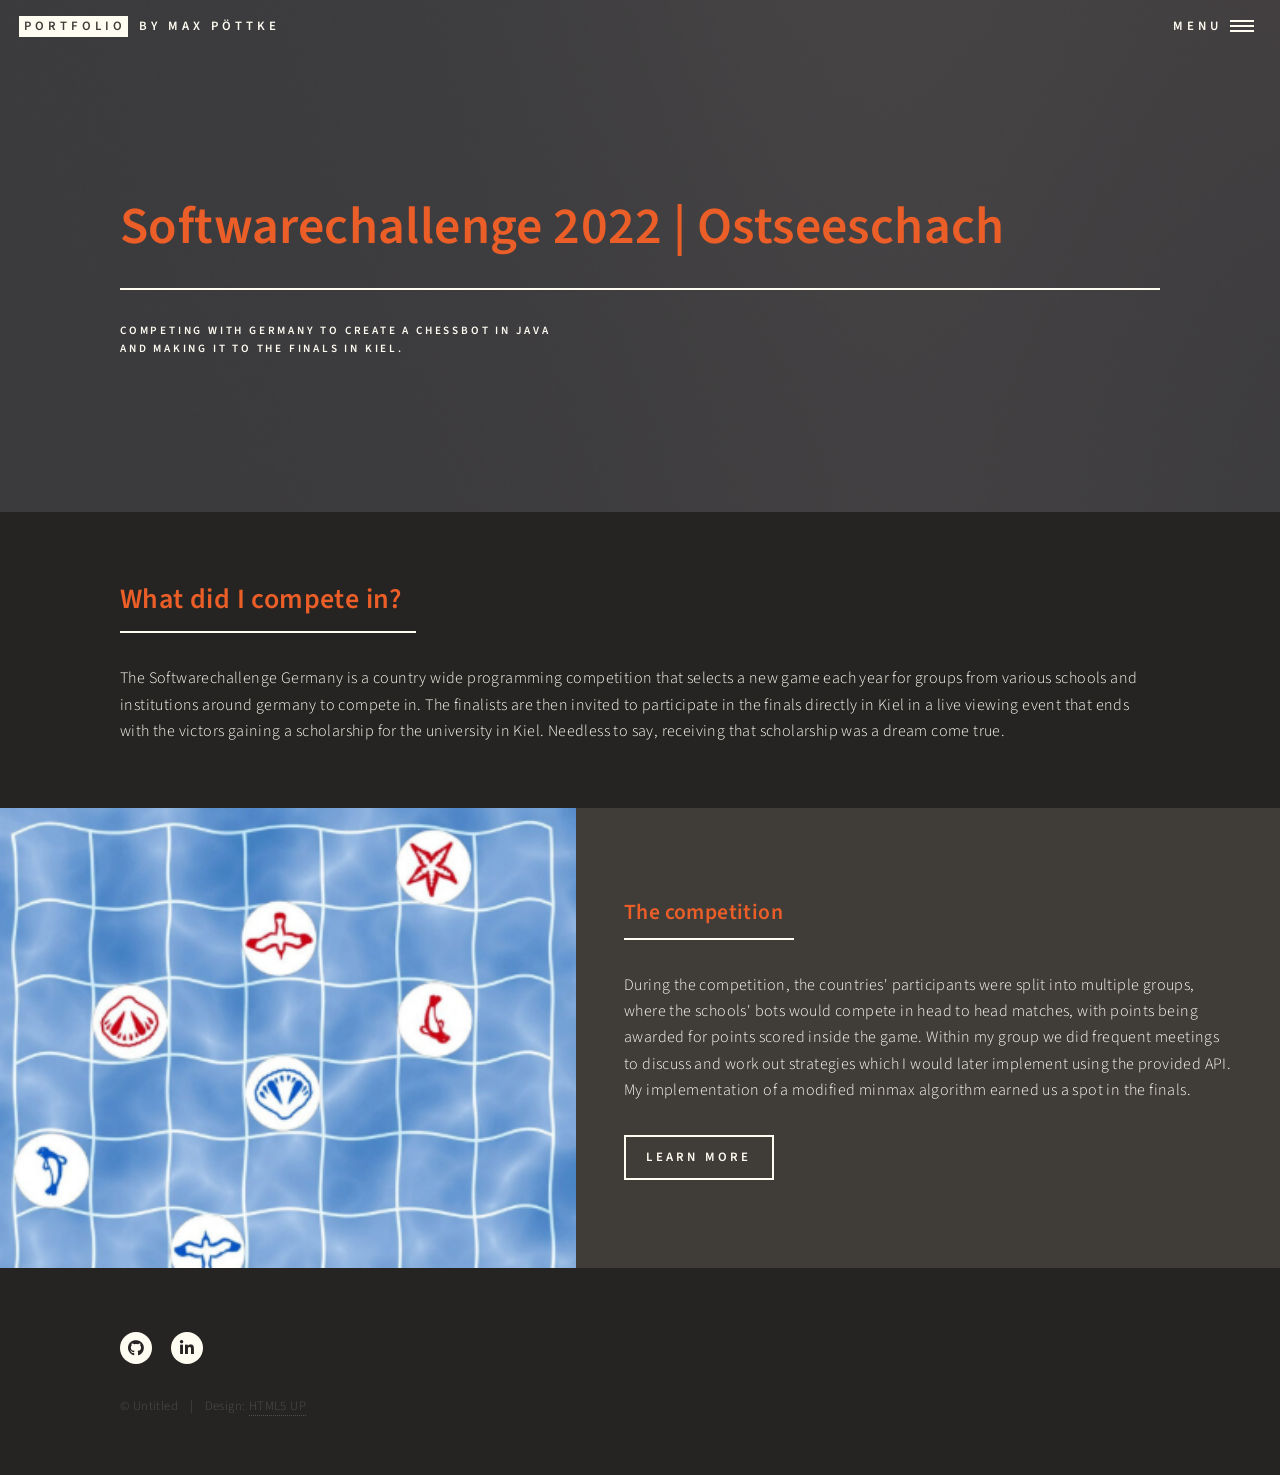
<file: landing_ostsee.html>
<!DOCTYPE HTML>
<!--
	Forty by HTML5 UP
	html5up.net | @ajlkn
	Free for personal and commercial use under the CCA 3.0 license (html5up.net/license)
-->
<html>
	<head>
		<title>Softwarechallenge 2022 Ostseeschach</title>
		<meta charset="utf-8" />
		<meta name="viewport" content="width=device-width, initial-scale=1, user-scalable=no" />
		<link rel="stylesheet" href="assets/css/main.css" />
		<noscript><link rel="stylesheet" href="assets/css/noscript.css" /></noscript>
	</head>
	<body class="is-preload">

		<!-- Wrapper -->
			<div id="wrapper">

				<!-- Header -->
				<!-- Note: The "styleN" class below should match that of the banner element. -->
					<header id="header" class="alt style5">
						<a href="index.html" class="logo"><strong>Portfolio</strong> <span>by Max Pöttke</span></a>
						<nav>
							<a href="#menu">Menu</a>
						</nav>
					</header>

				<!-- Menu -->
					<nav id="menu">
						<ul class="links">
							<li><a href="index.html">Home</a></li>
							<li><a href="https://github.com/Max-Poettke">Github</a></li>
							<li><a href="https://www.linkedin.com/in/max-p%C3%B6ttke-917947281/">LinkedIn</a></li>
						</ul>
					</nav>

				<!-- Banner -->
				<!-- Note: The "styleN" class below should match that of the header element. -->
					<section id="banner" class="style5">
						<div class="inner">
							<span class="image">
								<img src="images/pic07.jpg" alt="" />
							</span>
							<header class="major">
								<h1>Softwarechallenge 2022 | Ostseeschach</h1>
							</header>
							<div class="content">
								<p>Competing with germany to create a chessbot in JAVA<br />
								And making it to the finals in Kiel.</p>
							</div>
						</div>
					</section>

				<!-- Main -->
					<div id="main">

						<!-- One -->
							<section id="one">
								<div class="inner">
									<header class="major">
										<h2>What did I compete in?</h2>
									</header>
									<p>The Softwarechallenge Germany is a country wide programming competition that selects a new game each year for groups from various schools and institutions around germany to compete in. The finalists are then invited to participate in the finals directly in Kiel in a live viewing event that ends with the victors gaining a scholarship for the university in Kiel. Needless to say, receiving that scholarship was a dream come true. </p>
								</div>
							</section>

						<!-- Two -->
							<section id="two" class="spotlights">
								<section>
									<a class="image">
										<img src="images/Ostseeschach.png" alt="" data-position="center center" />
									</a>
									<div class="content">
										<div class="inner">
											<header class="major">
												<h3>The competition</h3>
											</header>
											<p>During the competition, the countries' participants were split into multiple groups, where the schools' bots would compete in head to head matches, with points being awarded for points scored inside the game. Within my group we did frequent meetings to discuss and work out strategies which I would later implement using the provided API. My implementation of a modified minmax algorithm earned us a spot in the finals.</p>
											<ul class="actions">
												<li><a href="https://taus-gymnasium.de/erfolgreiche-teilnahme-an-der-software-challenge-2022/" class="button">Learn more</a></li>
											</ul>
										</div>
									</div>
								</section>
			</div>

				<!-- Footer -->
					<footer id="footer">
						<div class="inner">
							<ul class="icons">
								<li><a href="https://github.com/Max-Poettke" class="icon brands alt fa-github"><span class="label">GitHub</span></a></li>
								<li><a href="https://www.linkedin.com/in/max-p%C3%B6ttke-917947281/" class="icon brands alt fa-linkedin-in"><span class="label">LinkedIn</span></a></li>
							</ul>
							<ul class="copyright">
								<li>&copy; Untitled</li><li>Design: <a href="https://html5up.net">HTML5 UP</a></li>
							</ul>
						</div>
					</footer>

			</div>

		<!-- Scripts -->
			<script src="assets/js/jquery.min.js"></script>
			<script src="assets/js/jquery.scrolly.min.js"></script>
			<script src="assets/js/jquery.scrollex.min.js"></script>
			<script src="assets/js/browser.min.js"></script>
			<script src="assets/js/breakpoints.min.js"></script>
			<script src="assets/js/util.js"></script>
			<script src="assets/js/main.js"></script>

	</body>
</html>
</file>
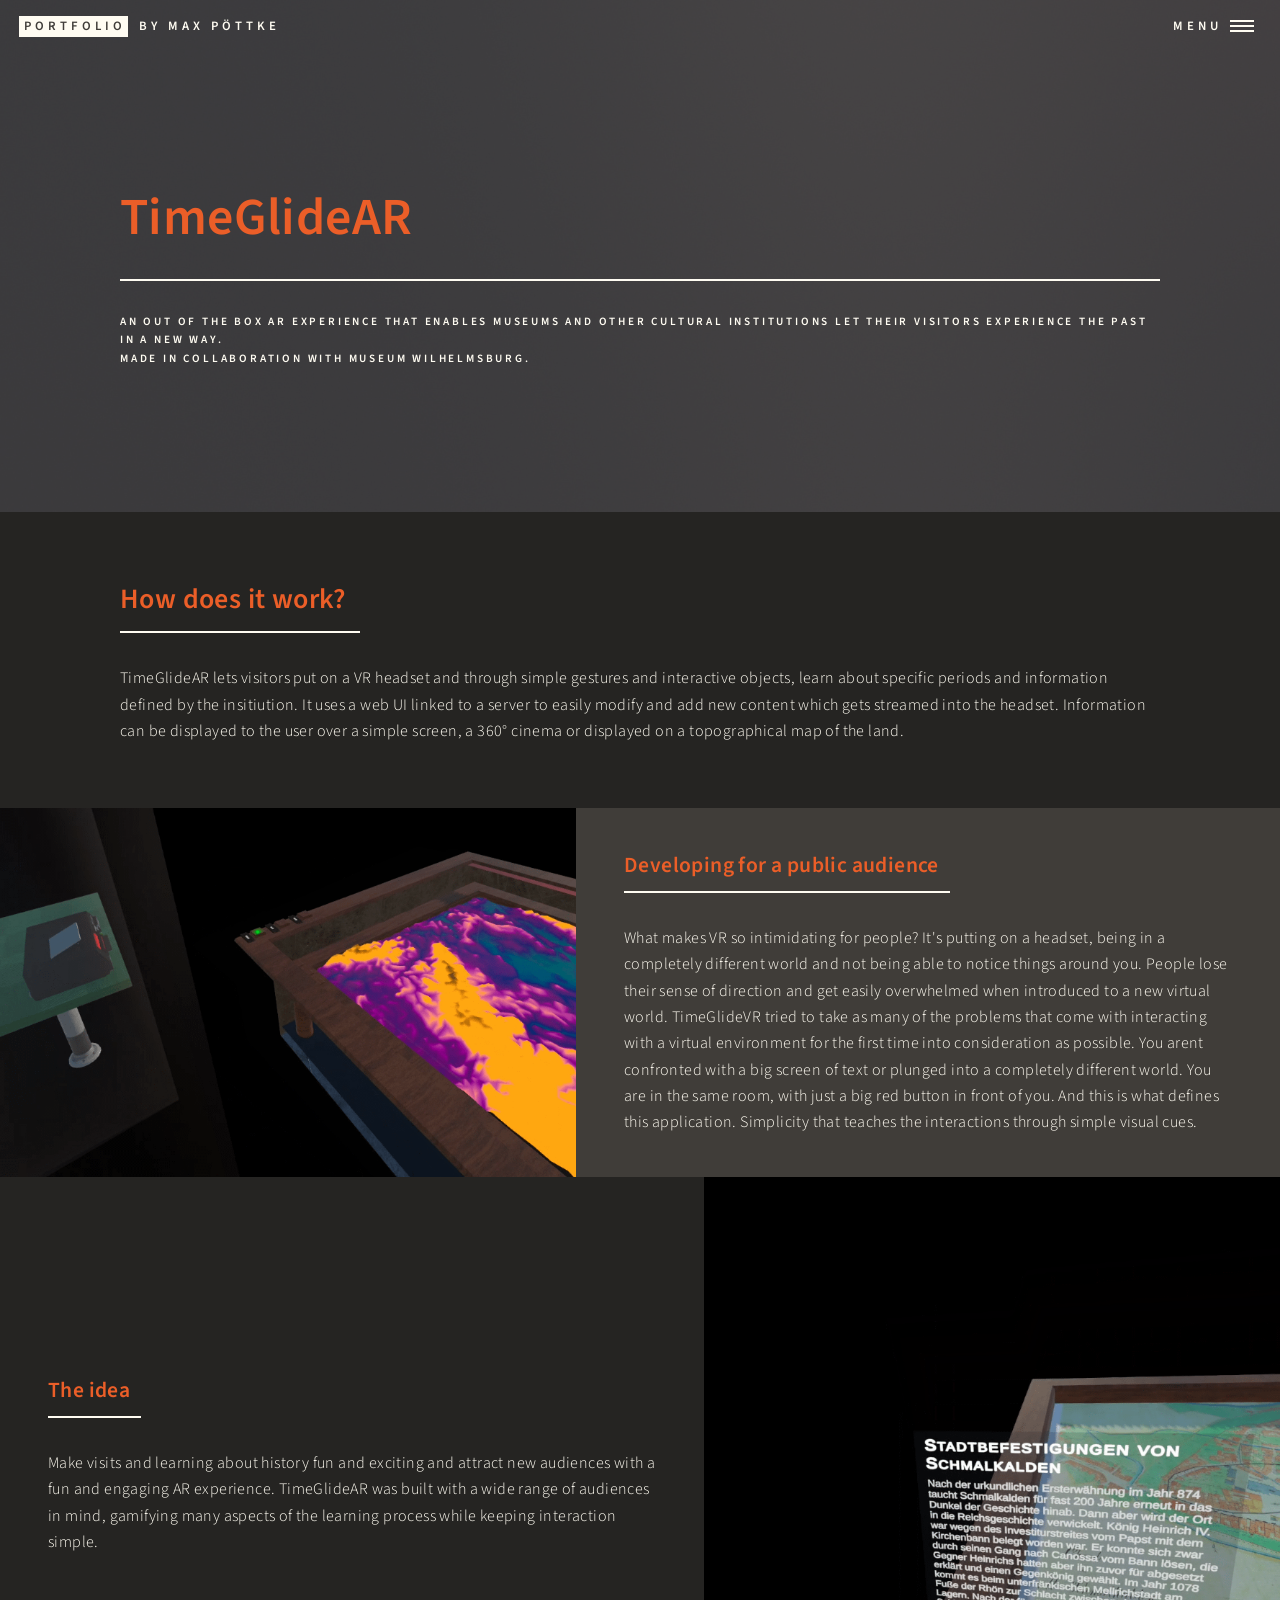
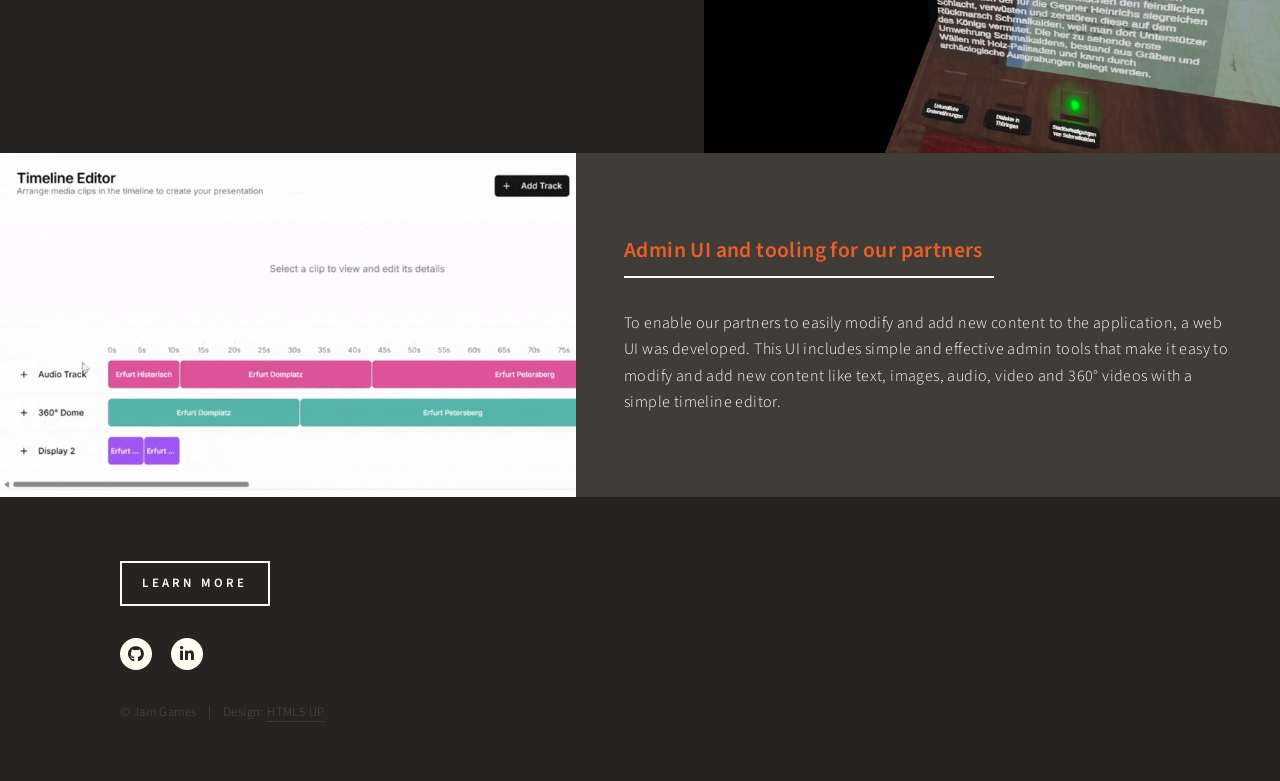
<file: landing_time.html>
<!DOCTYPE HTML>
<!--
	Forty by HTML5 UP
	html5up.net | @ajlkn
	Free for personal and commercial use under the CCA 3.0 license (html5up.net/license)
-->
<html>
	<head>
		<title>TimeGlideAR</title>
		<meta charset="utf-8" />
		<meta name="viewport" content="width=device-width, initial-scale=1, user-scalable=no" />
		<link rel="stylesheet" href="assets/css/main.css" />
		<noscript><link rel="stylesheet" href="assets/css/noscript.css" /></noscript>
	</head>
	<body class="is-preload">

		<!-- Wrapper -->
			<div id="wrapper">

				<!-- Header -->
				<!-- Note: The "styleN" class below should match that of the banner element. -->
					<header id="header" class="alt style5">
						<a href="index.html" class="logo"><strong>Portfolio</strong> <span>by Max Pöttke</span></a>
						<nav>
							<a href="#menu">Menu</a>
						</nav>
					</header>

				<!-- Menu -->
					<nav id="menu">
						<ul class="links">
							<li><a href="index.html">Home</a></li>
							<li><a href="https://github.com/Max-Poettke">Github</a></li>
							<li><a href="https://www.linkedin.com/in/max-p%C3%B6ttke-917947281/">LinkedIn</a></li>
						</ul>
					</nav>

				<!-- Banner -->
				<!-- Note: The "styleN" class below should match that of the header element. -->
					<section id="banner" class="style5">
						<div class="inner">
							<span class="image">
								<img src="images/pic07.jpg" alt="" />
							</span>
							<header class="major">
								<h1>TimeGlideAR</h1>
							</header>
							<div class="content">
								<p>An out of the box AR experience that enables museums and other cultural institutions let their visitors experience the past in a new way. <br> Made in collaboration with Museum Wilhelmsburg.</p>
							</div>
						</div>
					</section>

				<!-- Main -->
					<div id="main">

						<!-- One -->
							<section id="one">
								<div class="inner">
									<header class="major">
										<h2>How does it work?</h2>
									</header>
									<p>TimeGlideAR lets visitors put on a VR headset and through simple gestures and interactive objects, learn about specific periods and information defined by the insitiution. It uses a web UI linked to a server to easily modify and add new content which gets streamed into the headset. Information can be displayed to the user over a simple screen, a 360° cinema or displayed on a topographical map of the land.</p>
								</div>
							</section>

						<!-- Two -->
							<section id="two" class="spotlights">
								<section>
									<a class="image">
										<img src="images/Virtual_first.gif" alt="" data-position="center center" />
									</a>
									<div class="content">
										<div class="inner">
											<header class="major">
												<h3>Developing for a public audience</h3>
											</header>
											<p>What makes VR so intimidating for people? It's putting on a headset, being in a completely different world and not being able to notice things around you. People lose their sense of direction and get easily overwhelmed when introduced to a new virtual world. TimeGlideVR tried to take as many of the problems that come with interacting with a virtual environment for the first time into consideration as possible. You arent confronted with a big screen of text or plunged into a completely different world. You are in the same room, with just a big red button in front of you. And this is what defines this application. Simplicity that teaches the interactions through simple visual cues.</p>
										</div>
									</div>
								</section>
								<section>
									<a class="image">
										<img src="images/Virtual_second.gif" alt="" data-position="top center" />
									</a>
									<div class="content">
										<div class="inner">
											<header class="major">
												<h3>The idea</h3>
											</header>
											<p>Make visits and learning about history fun and exciting and attract new audiences with a fun and engaging AR experience. TimeGlideAR was built with a wide range of audiences in mind, gamifying many aspects of the learning process while keeping interaction simple.</p>
										</div>
									</div>
								</section>
								<section>
									<a class="image">
										<img src="images/TimeAdmin.gif" alt="" data-position="25% 25%" />
									</a>
									<div class="content">
										<div class="inner">
											<header class="major">
												<h3>Admin UI and tooling for our partners</h3>
											</header>
											<p>To enable our partners to easily modify and add new content to the application, a web UI was developed. This UI includes simple and effective admin tools that make it easy to modify and add new content like text, images, audio, video and 360° videos with a simple timeline editor.</p>
										</div>
									</div>
								</section>
							</section>

					</div>

				<!-- Footer -->
					<footer id="footer">
						<div class="inner">
							<ul class="actions">
								<li><a href="https://github.com/Netzalist-GmbH-Co-KG/virtualmuseum" class="button">Learn more</a></li>
							</ul>
							
							<ul class="icons">
								<li><a href="https://github.com/Max-Poettke" class="icon brands alt fa-github"><span class="label">GitHub</span></a></li>
								<li><a href="https://www.linkedin.com/in/max-p%C3%B6ttke-917947281/" class="icon brands alt fa-linkedin-in"><span class="label">LinkedIn</span></a></li>
							</ul>
							<ul class="copyright">
								<li>&copy; Jam Games</li><li>Design: <a href="https://html5up.net">HTML5 UP</a></li>
							</ul>
						</div>
					</footer>

			</div>

		<!-- Scripts -->
			<script src="assets/js/jquery.min.js"></script>
			<script src="assets/js/jquery.scrolly.min.js"></script>
			<script src="assets/js/jquery.scrollex.min.js"></script>
			<script src="assets/js/browser.min.js"></script>
			<script src="assets/js/breakpoints.min.js"></script>
			<script src="assets/js/util.js"></script>
			<script src="assets/js/main.js"></script>

	</body>
</html>
</file>
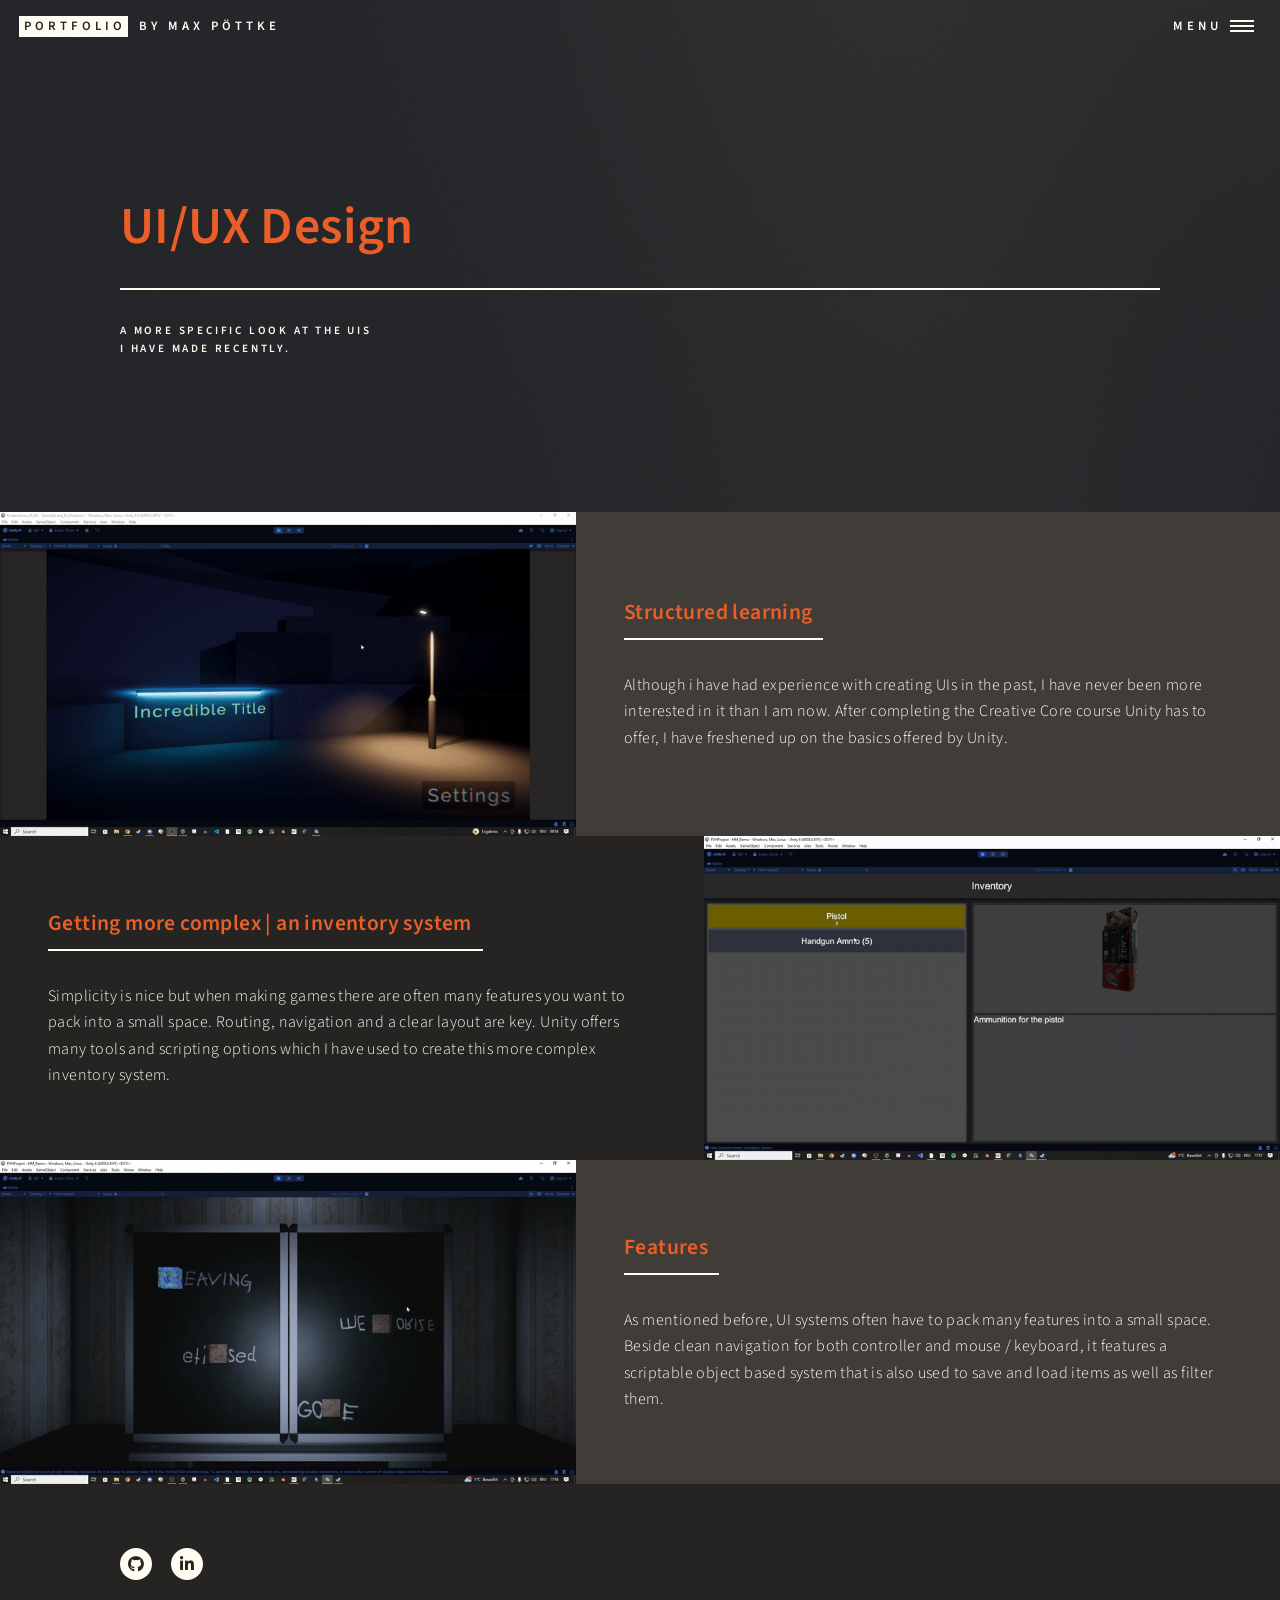
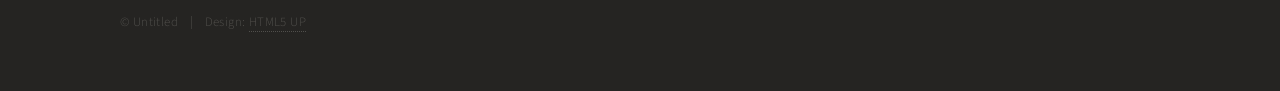
<file: landing_ui.html>
<!DOCTYPE HTML>
<!--
	Forty by HTML5 UP
	html5up.net | @ajlkn
	Free for personal and commercial use under the CCA 3.0 license (html5up.net/license)
-->
<html>
	<head>
		<title>UI/UX Design</title>
		<meta charset="utf-8" />
		<meta name="viewport" content="width=device-width, initial-scale=1, user-scalable=no" />
		<link rel="stylesheet" href="assets/css/main.css" />
		<noscript><link rel="stylesheet" href="assets/css/noscript.css" /></noscript>
	</head>
	<body class="is-preload">

		<!-- Wrapper -->
			<div id="wrapper">

				<!-- Header -->
				<!-- Note: The "styleN" class below should match that of the banner element. -->
					<header id="header" class="alt style3">
						<a href="index.html" class="logo"><strong>Portfolio</strong> <span>by Max Pöttke</span></a>
						<nav>
							<a href="#menu">Menu</a>
						</nav>
					</header>

				<!-- Menu -->
					<nav id="menu">
						<ul class="links">
							<li><a href="index.html">Home</a></li>
							<li><a href="https://github.com/Max-Poettke">Github</a></li>
							<li><a href="https://www.linkedin.com/in/max-p%C3%B6ttke-917947281/">LinkedIn</a></li>
						</ul>
					</nav>

				<!-- Banner -->
				<!-- Note: The "styleN" class below should match that of the header element. -->
					<section id="banner" class="style3">
						<div class="inner">
							<span class="image">
								<img src="images/pic07.jpg" alt="" />
							</span>
							<header class="major">
								<h1>UI/UX Design</h1>
							</header>
							<div class="content">
								<p>A more specific look at the UIs<br />
								I have made recently.</p>
							</div>
						</div>
					</section>

				<!-- Main -->
					<div id="main">

						<!-- Two -->
							<section id="two" class="spotlights">
								<section>
									<a class="image">
										<img src="images/CCUI3.gif" alt="" data-position="center center" />
									</a>
									<div class="content">
										<div class="inner">
											<header class="major">
												<h3>Structured learning</h3>
											</header>
											<p>Although i have had experience with creating UIs in the past, I have never been more interested in it than I am now. After completing the Creative Core course Unity has to offer, I have freshened up on the basics offered by Unity.</p>
										</div>
									</div>
								</section>
								<section>
									<a class="image">
										<img src="images/PuzzleUI1.gif" alt="" data-position="top center" />
									</a>
									<div class="content">
										<div class="inner">
											<header class="major">
												<h3>Getting more complex | an inventory system</h3>
											</header>
											<p>Simplicity is nice but when making games there are often many features you want to pack into a small space. Routing, navigation and a clear layout are key. Unity offers many tools and scripting options which I have used to create this more complex inventory system. </p>
										</div>
									</div>
								</section>
								<section>
									<a class="image">
										<img src="images/PuzzleUI2.gif" alt="" data-position="25% 25%" />
									</a>
									<div class="content">
										<div class="inner">
											<header class="major">
												<h3>Features</h3>
											</header>
											<p>As mentioned before, UI systems often have to pack many features into a small space. Beside clean navigation for both controller and mouse / keyboard, it features a scriptable object based system that is also used to save and load items as well as filter them. </p>
										</div>
									</div>
								</section>
							</section>
					</div>

				<!-- Footer -->
					<footer id="footer">
						<div class="inner">
							<ul class="icons">
								<li><a href="https://github.com/Max-Poettke" class="icon brands alt fa-github"><span class="label">GitHub</span></a></li>
								<li><a href="https://www.linkedin.com/in/max-p%C3%B6ttke-917947281/" class="icon brands alt fa-linkedin-in"><span class="label">LinkedIn</span></a></li>
							</ul>
							<ul class="copyright">
								<li>&copy; Untitled</li><li>Design: <a href="https://html5up.net">HTML5 UP</a></li>
							</ul>
						</div>
					</footer>

			</div>

		<!-- Scripts -->
			<script src="assets/js/jquery.min.js"></script>
			<script src="assets/js/jquery.scrolly.min.js"></script>
			<script src="assets/js/jquery.scrollex.min.js"></script>
			<script src="assets/js/browser.min.js"></script>
			<script src="assets/js/breakpoints.min.js"></script>
			<script src="assets/js/util.js"></script>
			<script src="assets/js/main.js"></script>

	</body>
</html>
</file>
<file: assets/css/noscript.css>
/*
	Forty by HTML5 UP
	html5up.net | @ajlkn
	Free for personal and commercial use under the CCA 3.0 license (html5up.net/license)
*/

/* Banner */

	body.is-preload #banner:after {
		opacity: 0.85;
	}

	body.is-preload #banner > .inner {
		-moz-filter: none;
		-webkit-filter: none;
		-ms-filter: none;
		filter: none;
		-moz-transform: none;
		-webkit-transform: none;
		-ms-transform: none;
		transform: none;
		opacity: 1;
	}
</file>
<file: assets/css/main.css>
@import url(fontawesome-all.min.css);
@import url("https://fonts.googleapis.com/css?family=Source+Sans+Pro:300,300italic,600,600italic");

/*
	Forty by HTML5 UP
	html5up.net | @ajlkn
	Free for personal and commercial use under the CCA 3.0 license (html5up.net/license)
*/

html, body, div, span, applet, object,
iframe, h1, h2, h3, h4, h5, h6, p, blockquote,
pre, a, abbr, acronym, address, big, cite,
code, del, dfn, em, img, ins, kbd, q, s, samp,
small, strike, strong, sub, sup, tt, var, b,
u, i, center, dl, dt, dd, ol, ul, li, fieldset,
form, label, legend, table, caption, tbody,
tfoot, thead, tr, th, td, article, aside,
canvas, details, embed, figure, figcaption,
footer, header, hgroup, menu, nav, output, ruby,
section, summary, time, mark, audio, video {
	margin: 0;
	padding: 0;
	border: 0;
	font-size: 100%;
	font: inherit;
	vertical-align: baseline;}

article, aside, details, figcaption, figure,
footer, header, hgroup, menu, nav, section {
	display: block;}

body {
	line-height: 1;
}

ol, ul {
	list-style: none;
}

blockquote, q {
	quotes: none;
}

	blockquote:before, blockquote:after, q:before, q:after {
		content: '';
		content: none;
	}

table {
	border-collapse: collapse;
	border-spacing: 0;
}

body {
	-webkit-text-size-adjust: none;
}

mark {
	background-color: transparent;
	color: inherit;
}

input::-moz-focus-inner {
	border: 0;
	padding: 0;
}

input, select, textarea {
	-moz-appearance: none;
	-webkit-appearance: none;
	-ms-appearance: none;
	appearance: none;
}

/* Basic */

	@-ms-viewport {
		width: device-width;
	}

	body {
		-ms-overflow-style: scrollbar;
	}

	@media screen and (max-width: 480px) {

		html, body {
			min-width: 320px;
		}

	}

	html {
		box-sizing: border-box;
	}

	*, *:before, *:after {
		box-sizing: inherit;
	}

	body {
		background: #252422;
	}

		body.is-preload *, body.is-preload *:before, body.is-preload *:after {
			-moz-animation: none !important;
			-webkit-animation: none !important;
			-ms-animation: none !important;
			animation: none !important;
			-moz-transition: none !important;
			-webkit-transition: none !important;
			-ms-transition: none !important;
			transition: none !important;
		}

/* Type */

	body, input, select, textarea {
		color: #FFFCF2;
		font-family: "Source Sans Pro", Helvetica, sans-serif;
		font-size: 17pt;
		font-weight: 300;
		letter-spacing: 0.025em;
		line-height: 1.65;
	}

		@media screen and (max-width: 1680px) {

			body, input, select, textarea {
				font-size: 14pt;
			}

		}

		@media screen and (max-width: 1280px) {

			body, input, select, textarea {
				font-size: 12pt;
			}

		}

		@media screen and (max-width: 360px) {

			body, input, select, textarea {
				font-size: 11pt;
			}

		}

	a {
		-moz-transition: color 0.2s ease-in-out, border-bottom-color 0.2s ease-in-out;
		-webkit-transition: color 0.2s ease-in-out, border-bottom-color 0.2s ease-in-out;
		-ms-transition: color 0.2s ease-in-out, border-bottom-color 0.2s ease-in-out;
		transition: color 0.2s ease-in-out, border-bottom-color 0.2s ease-in-out;
		border-bottom: dotted 1px;
		color: inherit;
		text-decoration: none;
	}

		a:hover {
			border-bottom-color: transparent;
			color: #EB5E28 !important;
		}

		a:active {
			color: #CCC5B9 !important;
		}

	strong, b {
		color: #FFA07A;
		font-weight: 600;
	}

	em, i {
		font-style: italic;
	}

	p {
		margin: 0 0 2em 0;
	}

	h1, h2, h3, h4, h5, h6 {
		color: #EB5E28;
		font-weight: 600;
		line-height: 1.65;
		margin: 0 0 1em 0;
	}

		h1 a, h2 a, h3 a, h4 a, h5 a, h6 a {
			color: inherit;
			border-bottom: 0;
		}

	h1 {
		font-size: 2.5em;
	}

	h2 {
		font-size: 1.75em;
	}

	h3 {
		font-size: 1.35em;
	}

	h4 {
		font-size: 1.1em;
	}

	h5 {
		font-size: 0.9em;
	}

	h6 {
		font-size: 0.7em;
	}

	@media screen and (max-width: 736px) {

		h1 {
			font-size: 2em;
		}

		h2 {
			font-size: 1.5em;
		}

		h3 {
			font-size: 1.25em;
		}

	}

	sub {
		font-size: 0.8em;
		position: relative;
		top: 0.5em;
	}

	sup {
		font-size: 0.8em;
		position: relative;
		top: -0.5em;
	}

	blockquote {
		border-left: solid 4px #EB5E28;
		font-style: italic;
		margin: 0 0 2em 0;
		padding: 0.5em 0 0.5em 2em;
	}

	code {
		background: rgba(255, 252, 242, 0.035);
		font-family: "Courier New", monospace;
		font-size: 0.9em;
		margin: 0 0.25em;
		padding: 0.25em 0.65em;
	}

	pre {
		-webkit-overflow-scrolling: touch;
		font-family: "Courier New", monospace;
		font-size: 0.9em;
		margin: 0 0 2em 0;
	}

		pre code {
			display: block;
			line-height: 1.75;
			padding: 1em 1.5em;
			overflow-x: auto;
		}

	hr {
		border: 0;
		border-bottom: solid 1px rgba(235, 94, 40, 0.3);
		margin: 2em 0;
	}

		hr.major {
			margin: 3em 0;
		}

	.align-left {
		text-align: left;
	}

	.align-center {
		text-align: center;
	}

	.align-right {
		text-align: right;
	}

/* Row */

	.row {
		display: flex;
		flex-wrap: wrap;
		box-sizing: border-box;
		align-items: stretch;
	}

		.row > * {
			box-sizing: border-box;
		}

		.row.gtr-uniform > * > :last-child {
			margin-bottom: 0;
		}

		.row.aln-left {
			justify-content: flex-start;
		}

		.row.aln-center {
			justify-content: center;
		}

		.row.aln-right {
			justify-content: flex-end;
		}

		.row.aln-top {
			align-items: flex-start;
		}

		.row.aln-middle {
			align-items: center;
		}

		.row.aln-bottom {
			align-items: flex-end;
		}

		.row > .imp {
			order: -1;
		}

		.row > .col-1 {
			width: 8.33333%;
		}

		.row > .off-1 {
			margin-left: 8.33333%;
		}

		.row > .col-2 {
			width: 16.66667%;
		}

		.row > .off-2 {
			margin-left: 16.66667%;
		}

		.row > .col-3 {
			width: 25%;
		}

		.row > .off-3 {
			margin-left: 25%;
		}

		.row > .col-4 {
			width: 33.33333%;
		}

		.row > .off-4 {
			margin-left: 33.33333%;
		}

		.row > .col-5 {
			width: 41.66667%;
		}

		.row > .off-5 {
			margin-left: 41.66667%;
		}

		.row > .col-6 {
			width: 50%;
		}

		.row > .off-6 {
			margin-left: 50%;
		}

		.row > .col-7 {
			width: 58.33333%;
		}

		.row > .off-7 {
			margin-left: 58.33333%;
		}

		.row > .col-8 {
			width: 66.66667%;
		}

		.row > .off-8 {
			margin-left: 66.66667%;
		}

		.row > .col-9 {
			width: 75%;
		}

		.row > .off-9 {
			margin-left: 75%;
		}

		.row > .col-10 {
			width: 83.33333%;
		}

		.row > .off-10 {
			margin-left: 83.33333%;
		}

		.row > .col-11 {
			width: 91.66667%;
		}

		.row > .off-11 {
			margin-left: 91.66667%;
		}

		.row > .col-12 {
			width: 100%;
		}

		.row > .off-12 {
			margin-left: 100%;
		}

		.row.gtr-0 {
			margin-top: 0;
			margin-left: 0em;
		}

			.row.gtr-0 > * {
				padding: 0 0 0 0em;
			}

			.row.gtr-0.gtr-uniform {
				margin-top: 0em;
			}

				.row.gtr-0.gtr-uniform > * {
					padding-top: 0em;
				}

		.row.gtr-25 {
			margin-top: 0;
			margin-left: -0.5em;
		}

			.row.gtr-25 > * {
				padding: 0 0 0 0.5em;
			}

			.row.gtr-25.gtr-uniform {
				margin-top: -0.5em;
			}

				.row.gtr-25.gtr-uniform > * {
					padding-top: 0.5em;
				}

		.row.gtr-50 {
			margin-top: 0;
			margin-left: -1em;
		}

			.row.gtr-50 > * {
				padding: 0 0 0 1em;
			}

			.row.gtr-50.gtr-uniform {
				margin-top: -1em;
			}

				.row.gtr-50.gtr-uniform > * {
					padding-top: 1em;
				}

		.row {
			margin-top: 0;
			margin-left: -2em;
		}

			.row > * {
				padding: 0 0 0 2em;
			}

			.row.gtr-uniform {
				margin-top: -2em;
			}

				.row.gtr-uniform > * {
					padding-top: 2em;
				}

		.row.gtr-150 {
			margin-top: 0;
			margin-left: -3em;
		}

			.row.gtr-150 > * {
				padding: 0 0 0 3em;
			}

			.row.gtr-150.gtr-uniform {
				margin-top: -3em;
			}

				.row.gtr-150.gtr-uniform > * {
					padding-top: 3em;
				}

		.row.gtr-200 {
			margin-top: 0;
			margin-left: -4em;
		}

			.row.gtr-200 > * {
				padding: 0 0 0 4em;
			}

			.row.gtr-200.gtr-uniform {
				margin-top: -4em;
			}

				.row.gtr-200.gtr-uniform > * {
					padding-top: 4em;
				}

		@media screen and (max-width: 1680px) {

			.row {
				display: flex;
				flex-wrap: wrap;
				box-sizing: border-box;
				align-items: stretch;
			}

				.row > * {
					box-sizing: border-box;
				}

				.row.gtr-uniform > * > :last-child {
					margin-bottom: 0;
				}

				.row.aln-left {
					justify-content: flex-start;
				}

				.row.aln-center {
					justify-content: center;
				}

				.row.aln-right {
					justify-content: flex-end;
				}

				.row.aln-top {
					align-items: flex-start;
				}

				.row.aln-middle {
					align-items: center;
				}

				.row.aln-bottom {
					align-items: flex-end;
				}

				.row > .imp-xlarge {
					order: -1;
				}

				.row > .col-1-xlarge {
					width: 8.33333%;
				}

				.row > .off-1-xlarge {
					margin-left: 8.33333%;
				}

				.row > .col-2-xlarge {
					width: 16.66667%;
				}

				.row > .off-2-xlarge {
					margin-left: 16.66667%;
				}

				.row > .col-3-xlarge {
					width: 25%;
				}

				.row > .off-3-xlarge {
					margin-left: 25%;
				}

				.row > .col-4-xlarge {
					width: 33.33333%;
				}

				.row > .off-4-xlarge {
					margin-left: 33.33333%;
				}

				.row > .col-5-xlarge {
					width: 41.66667%;
				}

				.row > .off-5-xlarge {
					margin-left: 41.66667%;
				}

				.row > .col-6-xlarge {
					width: 50%;
				}

				.row > .off-6-xlarge {
					margin-left: 50%;
				}

				.row > .col-7-xlarge {
					width: 58.33333%;
				}

				.row > .off-7-xlarge {
					margin-left: 58.33333%;
				}

				.row > .col-8-xlarge {
					width: 66.66667%;
				}

				.row > .off-8-xlarge {
					margin-left: 66.66667%;
				}

				.row > .col-9-xlarge {
					width: 75%;
				}

				.row > .off-9-xlarge {
					margin-left: 75%;
				}

				.row > .col-10-xlarge {
					width: 83.33333%;
				}

				.row > .off-10-xlarge {
					margin-left: 83.33333%;
				}

				.row > .col-11-xlarge {
					width: 91.66667%;
				}

				.row > .off-11-xlarge {
					margin-left: 91.66667%;
				}

				.row > .col-12-xlarge {
					width: 100%;
				}

				.row > .off-12-xlarge {
					margin-left: 100%;
				}

				.row.gtr-0 {
					margin-top: 0;
					margin-left: 0em;
				}

					.row.gtr-0 > * {
						padding: 0 0 0 0em;
					}

					.row.gtr-0.gtr-uniform {
						margin-top: 0em;
					}

						.row.gtr-0.gtr-uniform > * {
							padding-top: 0em;
						}

				.row.gtr-25 {
					margin-top: 0;
					margin-left: -0.5em;
				}

					.row.gtr-25 > * {
						padding: 0 0 0 0.5em;
					}

					.row.gtr-25.gtr-uniform {
						margin-top: -0.5em;
					}

						.row.gtr-25.gtr-uniform > * {
							padding-top: 0.5em;
						}

				.row.gtr-50 {
					margin-top: 0;
					margin-left: -1em;
				}

					.row.gtr-50 > * {
						padding: 0 0 0 1em;
					}

					.row.gtr-50.gtr-uniform {
						margin-top: -1em;
					}

						.row.gtr-50.gtr-uniform > * {
							padding-top: 1em;
						}

				.row {
					margin-top: 0;
					margin-left: -2em;
				}

					.row > * {
						padding: 0 0 0 2em;
					}

					.row.gtr-uniform {
						margin-top: -2em;
					}

						.row.gtr-uniform > * {
							padding-top: 2em;
						}

				.row.gtr-150 {
					margin-top: 0;
					margin-left: -3em;
				}

					.row.gtr-150 > * {
						padding: 0 0 0 3em;
					}

					.row.gtr-150.gtr-uniform {
						margin-top: -3em;
					}

						.row.gtr-150.gtr-uniform > * {
							padding-top: 3em;
						}

				.row.gtr-200 {
					margin-top: 0;
					margin-left: -4em;
				}

					.row.gtr-200 > * {
						padding: 0 0 0 4em;
					}

					.row.gtr-200.gtr-uniform {
						margin-top: -4em;
					}

						.row.gtr-200.gtr-uniform > * {
							padding-top: 4em;
						}

		}

		@media screen and (max-width: 1280px) {

			.row {
				display: flex;
				flex-wrap: wrap;
				box-sizing: border-box;
				align-items: stretch;
			}

				.row > * {
					box-sizing: border-box;
				}

				.row.gtr-uniform > * > :last-child {
					margin-bottom: 0;
				}

				.row.aln-left {
					justify-content: flex-start;
				}

				.row.aln-center {
					justify-content: center;
				}

				.row.aln-right {
					justify-content: flex-end;
				}

				.row.aln-top {
					align-items: flex-start;
				}

				.row.aln-middle {
					align-items: center;
				}

				.row.aln-bottom {
					align-items: flex-end;
				}

				.row > .imp-large {
					order: -1;
				}

				.row > .col-1-large {
					width: 8.33333%;
				}

				.row > .off-1-large {
					margin-left: 8.33333%;
				}

				.row > .col-2-large {
					width: 16.66667%;
				}

				.row > .off-2-large {
					margin-left: 16.66667%;
				}

				.row > .col-3-large {
					width: 25%;
				}

				.row > .off-3-large {
					margin-left: 25%;
				}

				.row > .col-4-large {
					width: 33.33333%;
				}

				.row > .off-4-large {
					margin-left: 33.33333%;
				}

				.row > .col-5-large {
					width: 41.66667%;
				}

				.row > .off-5-large {
					margin-left: 41.66667%;
				}

				.row > .col-6-large {
					width: 50%;
				}

				.row > .off-6-large {
					margin-left: 50%;
				}

				.row > .col-7-large {
					width: 58.33333%;
				}

				.row > .off-7-large {
					margin-left: 58.33333%;
				}

				.row > .col-8-large {
					width: 66.66667%;
				}

				.row > .off-8-large {
					margin-left: 66.66667%;
				}

				.row > .col-9-large {
					width: 75%;
				}

				.row > .off-9-large {
					margin-left: 75%;
				}

				.row > .col-10-large {
					width: 83.33333%;
				}

				.row > .off-10-large {
					margin-left: 83.33333%;
				}

				.row > .col-11-large {
					width: 91.66667%;
				}

				.row > .off-11-large {
					margin-left: 91.66667%;
				}

				.row > .col-12-large {
					width: 100%;
				}

				.row > .off-12-large {
					margin-left: 100%;
				}

				.row.gtr-0 {
					margin-top: 0;
					margin-left: 0em;
				}

					.row.gtr-0 > * {
						padding: 0 0 0 0em;
					}

					.row.gtr-0.gtr-uniform {
						margin-top: 0em;
					}

						.row.gtr-0.gtr-uniform > * {
							padding-top: 0em;
						}

				.row.gtr-25 {
					margin-top: 0;
					margin-left: -0.375em;
				}

					.row.gtr-25 > * {
						padding: 0 0 0 0.375em;
					}

					.row.gtr-25.gtr-uniform {
						margin-top: -0.375em;
					}

						.row.gtr-25.gtr-uniform > * {
							padding-top: 0.375em;
						}

				.row.gtr-50 {
					margin-top: 0;
					margin-left: -0.75em;
				}

					.row.gtr-50 > * {
						padding: 0 0 0 0.75em;
					}

					.row.gtr-50.gtr-uniform {
						margin-top: -0.75em;
					}

						.row.gtr-50.gtr-uniform > * {
							padding-top: 0.75em;
						}

				.row {
					margin-top: 0;
					margin-left: -1.5em;
				}

					.row > * {
						padding: 0 0 0 1.5em;
					}

					.row.gtr-uniform {
						margin-top: -1.5em;
					}

						.row.gtr-uniform > * {
							padding-top: 1.5em;
						}

				.row.gtr-150 {
					margin-top: 0;
					margin-left: -2.25em;
				}

					.row.gtr-150 > * {
						padding: 0 0 0 2.25em;
					}

					.row.gtr-150.gtr-uniform {
						margin-top: -2.25em;
					}

						.row.gtr-150.gtr-uniform > * {
							padding-top: 2.25em;
						}

				.row.gtr-200 {
					margin-top: 0;
					margin-left: -3em;
				}

					.row.gtr-200 > * {
						padding: 0 0 0 3em;
					}

					.row.gtr-200.gtr-uniform {
						margin-top: -3em;
					}

						.row.gtr-200.gtr-uniform > * {
							padding-top: 3em;
						}

		}

		@media screen and (max-width: 980px) {

			.row {
				display: flex;
				flex-wrap: wrap;
				box-sizing: border-box;
				align-items: stretch;
			}

				.row > * {
					box-sizing: border-box;
				}

				.row.gtr-uniform > * > :last-child {
					margin-bottom: 0;
				}

				.row.aln-left {
					justify-content: flex-start;
				}

				.row.aln-center {
					justify-content: center;
				}

				.row.aln-right {
					justify-content: flex-end;
				}

				.row.aln-top {
					align-items: flex-start;
				}

				.row.aln-middle {
					align-items: center;
				}

				.row.aln-bottom {
					align-items: flex-end;
				}

				.row > .imp-medium {
					order: -1;
				}

				.row > .col-1-medium {
					width: 8.33333%;
				}

				.row > .off-1-medium {
					margin-left: 8.33333%;
				}

				.row > .col-2-medium {
					width: 16.66667%;
				}

				.row > .off-2-medium {
					margin-left: 16.66667%;
				}

				.row > .col-3-medium {
					width: 25%;
				}

				.row > .off-3-medium {
					margin-left: 25%;
				}

				.row > .col-4-medium {
					width: 33.33333%;
				}

				.row > .off-4-medium {
					margin-left: 33.33333%;
				}

				.row > .col-5-medium {
					width: 41.66667%;
				}

				.row > .off-5-medium {
					margin-left: 41.66667%;
				}

				.row > .col-6-medium {
					width: 50%;
				}

				.row > .off-6-medium {
					margin-left: 50%;
				}

				.row > .col-7-medium {
					width: 58.33333%;
				}

				.row > .off-7-medium {
					margin-left: 58.33333%;
				}

				.row > .col-8-medium {
					width: 66.66667%;
				}

				.row > .off-8-medium {
					margin-left: 66.66667%;
				}

				.row > .col-9-medium {
					width: 75%;
				}

				.row > .off-9-medium {
					margin-left: 75%;
				}

				.row > .col-10-medium {
					width: 83.33333%;
				}

				.row > .off-10-medium {
					margin-left: 83.33333%;
				}

				.row > .col-11-medium {
					width: 91.66667%;
				}

				.row > .off-11-medium {
					margin-left: 91.66667%;
				}

				.row > .col-12-medium {
					width: 100%;
				}

				.row > .off-12-medium {
					margin-left: 100%;
				}

				.row.gtr-0 {
					margin-top: 0;
					margin-left: 0em;
				}

					.row.gtr-0 > * {
						padding: 0 0 0 0em;
					}

					.row.gtr-0.gtr-uniform {
						margin-top: 0em;
					}

						.row.gtr-0.gtr-uniform > * {
							padding-top: 0em;
						}

				.row.gtr-25 {
					margin-top: 0;
					margin-left: -0.375em;
				}

					.row.gtr-25 > * {
						padding: 0 0 0 0.375em;
					}

					.row.gtr-25.gtr-uniform {
						margin-top: -0.375em;
					}

						.row.gtr-25.gtr-uniform > * {
							padding-top: 0.375em;
						}

				.row.gtr-50 {
					margin-top: 0;
					margin-left: -0.75em;
				}

					.row.gtr-50 > * {
						padding: 0 0 0 0.75em;
					}

					.row.gtr-50.gtr-uniform {
						margin-top: -0.75em;
					}

						.row.gtr-50.gtr-uniform > * {
							padding-top: 0.75em;
						}

				.row {
					margin-top: 0;
					margin-left: -1.5em;
				}

					.row > * {
						padding: 0 0 0 1.5em;
					}

					.row.gtr-uniform {
						margin-top: -1.5em;
					}

						.row.gtr-uniform > * {
							padding-top: 1.5em;
						}

				.row.gtr-150 {
					margin-top: 0;
					margin-left: -2.25em;
				}

					.row.gtr-150 > * {
						padding: 0 0 0 2.25em;
					}

					.row.gtr-150.gtr-uniform {
						margin-top: -2.25em;
					}

						.row.gtr-150.gtr-uniform > * {
							padding-top: 2.25em;
						}

				.row.gtr-200 {
					margin-top: 0;
					margin-left: -3em;
				}

					.row.gtr-200 > * {
						padding: 0 0 0 3em;
					}

					.row.gtr-200.gtr-uniform {
						margin-top: -3em;
					}

						.row.gtr-200.gtr-uniform > * {
							padding-top: 3em;
						}

		}

		@media screen and (max-width: 736px) {

			.row {
				display: flex;
				flex-wrap: wrap;
				box-sizing: border-box;
				align-items: stretch;
			}

				.row > * {
					box-sizing: border-box;
				}

				.row.gtr-uniform > * > :last-child {
					margin-bottom: 0;
				}

				.row.aln-left {
					justify-content: flex-start;
				}

				.row.aln-center {
					justify-content: center;
				}

				.row.aln-right {
					justify-content: flex-end;
				}

				.row.aln-top {
					align-items: flex-start;
				}

				.row.aln-middle {
					align-items: center;
				}

				.row.aln-bottom {
					align-items: flex-end;
				}

				.row > .imp-small {
					order: -1;
				}

				.row > .col-1-small {
					width: 8.33333%;
				}

				.row > .off-1-small {
					margin-left: 8.33333%;
				}

				.row > .col-2-small {
					width: 16.66667%;
				}

				.row > .off-2-small {
					margin-left: 16.66667%;
				}

				.row > .col-3-small {
					width: 25%;
				}

				.row > .off-3-small {
					margin-left: 25%;
				}

				.row > .col-4-small {
					width: 33.33333%;
				}

				.row > .off-4-small {
					margin-left: 33.33333%;
				}

				.row > .col-5-small {
					width: 41.66667%;
				}

				.row > .off-5-small {
					margin-left: 41.66667%;
				}

				.row > .col-6-small {
					width: 50%;
				}

				.row > .off-6-small {
					margin-left: 50%;
				}

				.row > .col-7-small {
					width: 58.33333%;
				}

				.row > .off-7-small {
					margin-left: 58.33333%;
				}

				.row > .col-8-small {
					width: 66.66667%;
				}

				.row > .off-8-small {
					margin-left: 66.66667%;
				}

				.row > .col-9-small {
					width: 75%;
				}

				.row > .off-9-small {
					margin-left: 75%;
				}

				.row > .col-10-small {
					width: 83.33333%;
				}

				.row > .off-10-small {
					margin-left: 83.33333%;
				}

				.row > .col-11-small {
					width: 91.66667%;
				}

				.row > .off-11-small {
					margin-left: 91.66667%;
				}

				.row > .col-12-small {
					width: 100%;
				}

				.row > .off-12-small {
					margin-left: 100%;
				}

				.row.gtr-0 {
					margin-top: 0;
					margin-left: 0em;
				}

					.row.gtr-0 > * {
						padding: 0 0 0 0em;
					}

					.row.gtr-0.gtr-uniform {
						margin-top: 0em;
					}

						.row.gtr-0.gtr-uniform > * {
							padding-top: 0em;
						}

				.row.gtr-25 {
					margin-top: 0;
					margin-left: -0.3125em;
				}

					.row.gtr-25 > * {
						padding: 0 0 0 0.3125em;
					}

					.row.gtr-25.gtr-uniform {
						margin-top: -0.3125em;
					}

						.row.gtr-25.gtr-uniform > * {
							padding-top: 0.3125em;
						}

				.row.gtr-50 {
					margin-top: 0;
					margin-left: -0.625em;
				}

					.row.gtr-50 > * {
						padding: 0 0 0 0.625em;
					}

					.row.gtr-50.gtr-uniform {
						margin-top: -0.625em;
					}

						.row.gtr-50.gtr-uniform > * {
							padding-top: 0.625em;
						}

				.row {
					margin-top: 0;
					margin-left: -1.25em;
				}

					.row > * {
						padding: 0 0 0 1.25em;
					}

					.row.gtr-uniform {
						margin-top: -1.25em;
					}

						.row.gtr-uniform > * {
							padding-top: 1.25em;
						}

				.row.gtr-150 {
					margin-top: 0;
					margin-left: -1.875em;
				}

					.row.gtr-150 > * {
						padding: 0 0 0 1.875em;
					}

					.row.gtr-150.gtr-uniform {
						margin-top: -1.875em;
					}

						.row.gtr-150.gtr-uniform > * {
							padding-top: 1.875em;
						}

				.row.gtr-200 {
					margin-top: 0;
					margin-left: -2.5em;
				}

					.row.gtr-200 > * {
						padding: 0 0 0 2.5em;
					}

					.row.gtr-200.gtr-uniform {
						margin-top: -2.5em;
					}

						.row.gtr-200.gtr-uniform > * {
							padding-top: 2.5em;
						}

		}

		@media screen and (max-width: 480px) {

			.row {
				display: flex;
				flex-wrap: wrap;
				box-sizing: border-box;
				align-items: stretch;
			}

				.row > * {
					box-sizing: border-box;
				}

				.row.gtr-uniform > * > :last-child {
					margin-bottom: 0;
				}

				.row.aln-left {
					justify-content: flex-start;
				}

				.row.aln-center {
					justify-content: center;
				}

				.row.aln-right {
					justify-content: flex-end;
				}

				.row.aln-top {
					align-items: flex-start;
				}

				.row.aln-middle {
					align-items: center;
				}

				.row.aln-bottom {
					align-items: flex-end;
				}

				.row > .imp-xsmall {
					order: -1;
				}

				.row > .col-1-xsmall {
					width: 8.33333%;
				}

				.row > .off-1-xsmall {
					margin-left: 8.33333%;
				}

				.row > .col-2-xsmall {
					width: 16.66667%;
				}

				.row > .off-2-xsmall {
					margin-left: 16.66667%;
				}

				.row > .col-3-xsmall {
					width: 25%;
				}

				.row > .off-3-xsmall {
					margin-left: 25%;
				}

				.row > .col-4-xsmall {
					width: 33.33333%;
				}

				.row > .off-4-xsmall {
					margin-left: 33.33333%;
				}

				.row > .col-5-xsmall {
					width: 41.66667%;
				}

				.row > .off-5-xsmall {
					margin-left: 41.66667%;
				}

				.row > .col-6-xsmall {
					width: 50%;
				}

				.row > .off-6-xsmall {
					margin-left: 50%;
				}

				.row > .col-7-xsmall {
					width: 58.33333%;
				}

				.row > .off-7-xsmall {
					margin-left: 58.33333%;
				}

				.row > .col-8-xsmall {
					width: 66.66667%;
				}

				.row > .off-8-xsmall {
					margin-left: 66.66667%;
				}

				.row > .col-9-xsmall {
					width: 75%;
				}

				.row > .off-9-xsmall {
					margin-left: 75%;
				}

				.row > .col-10-xsmall {
					width: 83.33333%;
				}

				.row > .off-10-xsmall {
					margin-left: 83.33333%;
				}

				.row > .col-11-xsmall {
					width: 91.66667%;
				}

				.row > .off-11-xsmall {
					margin-left: 91.66667%;
				}

				.row > .col-12-xsmall {
					width: 100%;
				}

				.row > .off-12-xsmall {
					margin-left: 100%;
				}

				.row.gtr-0 {
					margin-top: 0;
					margin-left: 0em;
				}

					.row.gtr-0 > * {
						padding: 0 0 0 0em;
					}

					.row.gtr-0.gtr-uniform {
						margin-top: 0em;
					}

						.row.gtr-0.gtr-uniform > * {
							padding-top: 0em;
						}

				.row.gtr-25 {
					margin-top: 0;
					margin-left: -0.3125em;
				}

					.row.gtr-25 > * {
						padding: 0 0 0 0.3125em;
					}

					.row.gtr-25.gtr-uniform {
						margin-top: -0.3125em;
					}

						.row.gtr-25.gtr-uniform > * {
							padding-top: 0.3125em;
						}

				.row.gtr-50 {
					margin-top: 0;
					margin-left: -0.625em;
				}

					.row.gtr-50 > * {
						padding: 0 0 0 0.625em;
					}

					.row.gtr-50.gtr-uniform {
						margin-top: -0.625em;
					}

						.row.gtr-50.gtr-uniform > * {
							padding-top: 0.625em;
						}

				.row {
					margin-top: 0;
					margin-left: -1.25em;
				}

					.row > * {
						padding: 0 0 0 1.25em;
					}

					.row.gtr-uniform {
						margin-top: -1.25em;
					}

						.row.gtr-uniform > * {
							padding-top: 1.25em;
						}

				.row.gtr-150 {
					margin-top: 0;
					margin-left: -1.875em;
				}

					.row.gtr-150 > * {
						padding: 0 0 0 1.875em;
					}

					.row.gtr-150.gtr-uniform {
						margin-top: -1.875em;
					}

						.row.gtr-150.gtr-uniform > * {
							padding-top: 1.875em;
						}

				.row.gtr-200 {
					margin-top: 0;
					margin-left: -2.5em;
				}

					.row.gtr-200 > * {
						padding: 0 0 0 2.5em;
					}

					.row.gtr-200.gtr-uniform {
						margin-top: -2.5em;
					}

						.row.gtr-200.gtr-uniform > * {
							padding-top: 2.5em;
						}

		}

/* Section/Article */

	section.special, article.special {
		text-align: center;
	}

	header.major {
		width: -moz-max-content;
		width: -webkit-max-content;
		width: -ms-max-content;
		width: max-content;
		margin-bottom: 2em;
	}

		header.major > :first-child {
			margin-bottom: 0;
			width: calc(100% + 0.5em);
		}

			header.major > :first-child:after {
				content: '';
				background-color: #FFFCF2;
				display: block;
				height: 2px;
				margin: 0.325em 0 0.5em 0;
				width: 100%;
			}

		header.major > p {
			font-size: 0.7em;
			font-weight: 600;
			letter-spacing: 0.25em;
			margin-bottom: 0;
			text-transform: uppercase;
		}

		body.is-ie header.major > :first-child:after {
			max-width: 9em;
		}

		body.is-ie header.major > h1:after {
			max-width: 100% !important;
		}

	@media screen and (max-width: 736px) {

		header.major > p br {
			display: none;
		}

	}

/* Form */

	form {
		margin: 0 0 2em 0;
	}

		form > :last-child {
			margin-bottom: 0;
		}

		form > .fields {
			display: -moz-flex;
			display: -webkit-flex;
			display: -ms-flex;
			display: flex;
			-moz-flex-wrap: wrap;
			-webkit-flex-wrap: wrap;
			-ms-flex-wrap: wrap;
			flex-wrap: wrap;
			width: calc(100% + 3em);
			margin: -1.5em 0 2em -1.5em;
		}

			form > .fields > .field {
				-moz-flex-grow: 0;
				-webkit-flex-grow: 0;
				-ms-flex-grow: 0;
				flex-grow: 0;
				-moz-flex-shrink: 0;
				-webkit-flex-shrink: 0;
				-ms-flex-shrink: 0;
				flex-shrink: 0;
				padding: 1.5em 0 0 1.5em;
				width: calc(100% - 1.5em);
			}

				form > .fields > .field.half {
					width: calc(50% - 0.75em);
				}

				form > .fields > .field.third {
					width: calc(100%/3 - 0.5em);
				}

				form > .fields > .field.quarter {
					width: calc(25% - 0.375em);
				}

		@media screen and (max-width: 480px) {

			form > .fields {
				width: calc(100% + 3em);
				margin: -1.5em 0 2em -1.5em;
			}

				form > .fields > .field {
					padding: 1.5em 0 0 1.5em;
					width: calc(100% - 1.5em);
				}

					form > .fields > .field.half {
						width: calc(100% - 1.5em);
					}

					form > .fields > .field.third {
						width: calc(100% - 1.5em);
					}

					form > .fields > .field.quarter {
						width: calc(100% - 1.5em);
					}

		}

	label {
		color: #FFFCF2;
		display: block;
		font-size: 0.8em;
		font-weight: 600;
		letter-spacing: 0.25em;
		margin: 0 0 1em 0;
		text-transform: uppercase;
	}

	input[type="text"],
	input[type="password"],
	input[type="email"],
	input[type="tel"],
	input[type="search"],
	input[type="url"],
	select,
	textarea {
		-moz-appearance: none;
		-webkit-appearance: none;
		-ms-appearance: none;
		appearance: none;
		background: rgba(255, 252, 242, 0.035);
		border: none;
		border-radius: 0;
		color: inherit;
		display: block;
		outline: 0;
		padding: 0 1em;
		text-decoration: none;
		width: 100%;
	}

		input[type="text"]:invalid,
		input[type="password"]:invalid,
		input[type="email"]:invalid,
		input[type="tel"]:invalid,
		input[type="search"]:invalid,
		input[type="url"]:invalid,
		select:invalid,
		textarea:invalid {
			box-shadow: none;
		}

		input[type="text"]:focus,
		input[type="password"]:focus,
		input[type="email"]:focus,
		input[type="tel"]:focus,
		input[type="search"]:focus,
		input[type="url"]:focus,
		select:focus,
		textarea:focus {
			border-color: #EB5E28;
			box-shadow: 0 0 0 2px #EB5E28;
		}

	select {
		background-image: url("data:image/svg+xml;charset=utf8,%3Csvg xmlns='http://www.w3.org/2000/svg' width='40' height='40' preserveAspectRatio='none' viewBox='0 0 40 40'%3E%3Cpath d='M9.4,12.3l10.4,10.4l10.4-10.4c0.2-0.2,0.5-0.4,0.9-0.4c0.3,0,0.6,0.1,0.9,0.4l3.3,3.3c0.2,0.2,0.4,0.5,0.4,0.9 c0,0.4-0.1,0.6-0.4,0.9L20.7,31.9c-0.2,0.2-0.5,0.4-0.9,0.4c-0.3,0-0.6-0.1-0.9-0.4L4.3,17.3c-0.2-0.2-0.4-0.5-0.4-0.9 c0-0.4,0.1-0.6,0.4-0.9l3.3-3.3c0.2-0.2,0.5-0.4,0.9-0.4S9.1,12.1,9.4,12.3z' fill='rgba(255, 252, 242, 0.1)' /%3E%3C/svg%3E");
		background-size: 1.25rem;
		background-repeat: no-repeat;
		background-position: calc(100% - 1rem) center;
		height: 2.75em;
		padding-right: 2.75em;
		text-overflow: ellipsis;
	}

		select option {
			color: #FFFCF2;
			background: #252422;
		}

		select:focus::-ms-value {
			background-color: transparent;
		}

		select::-ms-expand {
			display: none;
		}

	input[type="text"],
	input[type="password"],
	input[type="email"],
	input[type="tel"],
	input[type="search"],
	input[type="url"],
	select {
		height: 2.75em;
	}

	textarea {
		padding: 0.75em 1em;
	}

	input[type="checkbox"],
	input[type="radio"] {
		-moz-appearance: none;
		-webkit-appearance: none;
		-ms-appearance: none;
		appearance: none;
		display: block;
		float: left;
		margin-right: -2em;
		opacity: 0;
		width: 1em;
		z-index: -1;
	}

		input[type="checkbox"] + label,
		input[type="radio"] + label {
			text-decoration: none;
			color: #FFFCF2;
			cursor: pointer;
			display: inline-block;
			font-weight: 300;
			padding-left: 2.65em;
			padding-right: 0.75em;
			position: relative;
		}

			input[type="checkbox"] + label:before,
			input[type="radio"] + label:before {
				-moz-osx-font-smoothing: grayscale;
				-webkit-font-smoothing: antialiased;
				display: inline-block;
				font-style: normal;
				font-variant: normal;
				text-rendering: auto;
				line-height: 1;
				text-transform: none !important;
				font-family: 'Font Awesome 5 Free';
				font-weight: 900;
			}

			input[type="checkbox"] + label:before,
			input[type="radio"] + label:before {
				background: rgba(255, 252, 242, 0.035);
				content: '';
				display: inline-block;
				font-size: 0.8em;
				height: 2.0625em;
				left: 0;
				letter-spacing: 0;
				line-height: 2.0625em;
				position: absolute;
				text-align: center;
				top: 0;
				width: 2.0625em;
			}

		input[type="checkbox"]:checked + label:before,
		input[type="radio"]:checked + label:before {
			background: #FFFCF2;
			border-color: #EB5E28;
			content: '\f00c';
			color: #252422;
		}

		input[type="checkbox"]:focus + label:before,
		input[type="radio"]:focus + label:before {
			box-shadow: 0 0 0 2px #EB5E28;
		}

	input[type="radio"] + label:before {
		border-radius: 100%;
	}

	::-webkit-input-placeholder {
		color: rgba(255, 252, 242, 0.2) !important;
		opacity: 1.0;
	}

	:-moz-placeholder {
		color: rgba(255, 252, 242, 0.2) !important;
		opacity: 1.0;
	}

	::-moz-placeholder {
		color: rgba(255, 252, 242, 0.2) !important;
		opacity: 1.0;
	}

	:-ms-input-placeholder {
		color: rgba(255, 252, 242, 0.2) !important;
		opacity: 1.0;
	}

/* Box */

	.box {
		border: solid 1px rgba(255, 252, 242, 0.1);
		margin-bottom: 2em;
		padding: 1.5em;
	}

		.box > :last-child,
		.box > :last-child > :last-child,
		.box > :last-child > :last-child > :last-child {
			margin-bottom: 0;
		}

		.box.alt {
			border: 0;
			border-radius: 0;
			padding: 0;
		}

/* Icon */

	.icon {
		text-decoration: none;
		border-bottom: none;
		position: relative;
	}

		.icon:before {
			-moz-osx-font-smoothing: grayscale;
			-webkit-font-smoothing: antialiased;
			display: inline-block;
			font-style: normal;
			font-variant: normal;
			text-rendering: auto;
			line-height: 1;
			text-transform: none !important;
			font-family: 'Font Awesome 5 Free';
			font-weight: 400;
		}

		.icon > .label {
			display: none;
		}

		.icon:before {
			line-height: inherit;
		}

		.icon.solid:before {
			font-weight: 900;
		}

		.icon.brands:before {
			font-family: 'Font Awesome 5 Brands';
		}

		.icon.alt:before {
			background-color: #FFFCF2;
			border-radius: 100%;
			color: #252422;
			display: inline-block;
			height: 2em;
			line-height: 2em;
			text-align: center;
			width: 2em;
		}

	a.icon.alt:before {
		-moz-transition: background-color 0.2s ease-in-out;
		-webkit-transition: background-color 0.2s ease-in-out;
		-ms-transition: background-color 0.2s ease-in-out;
		transition: background-color 0.2s ease-in-out;
	}

	a.icon.alt:hover:before {
		background-color: #EB5E28;
	}

	a.icon.alt:active:before {
		background-color: #37a6cb;
	}

/* Image */

	.image {
		border: 0;
		display: inline-block;
		position: relative;
	}

		.image img {
			display: block;
		}

		.image.left, .image.right {
			max-width: 30%;
		}

			.image.left img, .image.right img {
				width: 100%;
			}

		.image.left {
			float: left;
			margin: 0 1.5em 1.25em 0;
			top: 0.25em;
		}

		.image.right {
			float: right;
			margin: 0 0 1.25em 1.5em;
			top: 0.25em;
		}

		.image.fit {
			display: block;
			margin: 0 0 2em 0;
			width: 100%;
		}

			.image.fit img {
				width: 100%;
			}

		.image.main {
			display: block;
			margin: 2.5em 0;
			width: 100%;
		}

			.image.main img {
				width: 100%;
			}

			@media screen and (max-width: 736px) {

				.image.main {
					margin: 1.5em 0;
				}

			}

/* List */

	ol {
		list-style: decimal;
		margin: 0 0 2em 0;
		padding-left: 1.25em;
	}

		ol li {
			padding-left: 0.25em;
		}

	ul {
		list-style: disc;
		margin: 0 0 2em 0;
		padding-left: 1em;
	}

		ul li {
			padding-left: 0.5em;
		}

		ul.alt {
			list-style: none;
			padding-left: 0;
		}

			ul.alt li {
				border-top: solid 1px rgba(255, 252, 242, 0.1);
				padding: 0.5em 0;
			}

				ul.alt li:first-child {
					border-top: 0;
					padding-top: 0;
				}

	dl {
		margin: 0 0 2em 0;
	}

		dl dt {
			display: block;
			font-weight: 600;
			margin: 0 0 1em 0;
		}

		dl dd {
			margin-left: 2em;
		}

/* Actions */

	ul.actions {
		display: -moz-flex;
		display: -webkit-flex;
		display: -ms-flex;
		display: flex;
		cursor: default;
		list-style: none;
		margin-left: -1em;
		padding-left: 0;
	}

		ul.actions li {
			padding: 0 0 0 1em;
			vertical-align: middle;
		}

		ul.actions.special {
			-moz-justify-content: center;
			-webkit-justify-content: center;
			-ms-justify-content: center;
			justify-content: center;
			width: 100%;
			margin-left: 0;
		}

			ul.actions.special li:first-child {
				padding-left: 0;
			}

		ul.actions.stacked {
			-moz-flex-direction: column;
			-webkit-flex-direction: column;
			-ms-flex-direction: column;
			flex-direction: column;
			margin-left: 0;
		}

			ul.actions.stacked li {
				padding: 1.3em 0 0 0;
			}

				ul.actions.stacked li:first-child {
					padding-top: 0;
				}

		ul.actions.fit {
			width: calc(100% + 1em);
		}

			ul.actions.fit li {
				-moz-flex-grow: 1;
				-webkit-flex-grow: 1;
				-ms-flex-grow: 1;
				flex-grow: 1;
				-moz-flex-shrink: 1;
				-webkit-flex-shrink: 1;
				-ms-flex-shrink: 1;
				flex-shrink: 1;
				width: 100%;
			}

				ul.actions.fit li > * {
					width: 100%;
				}

			ul.actions.fit.stacked {
				width: 100%;
			}

/* Icons */

	ul.icons {
		cursor: default;
		list-style: none;
		padding-left: 0;
	}

		ul.icons li {
			display: inline-block;
			padding: 0 1em 0 0;
		}

			ul.icons li:last-child {
				padding-right: 0;
			}

		@media screen and (max-width: 736px) {

			ul.icons li {
				padding: 0 0.75em 0 0;
			}

		}

/* Pagination */

	ul.pagination {
		cursor: default;
		list-style: none;
		padding-left: 0;
	}

		ul.pagination li {
			display: inline-block;
			padding-left: 0;
			vertical-align: middle;
		}

			ul.pagination li > .page {
				-moz-transition: background-color 0.2s ease-in-out, color 0.2s ease-in-out;
				-webkit-transition: background-color 0.2s ease-in-out, color 0.2s ease-in-out;
				-ms-transition: background-color 0.2s ease-in-out, color 0.2s ease-in-out;
				transition: background-color 0.2s ease-in-out, color 0.2s ease-in-out;
				border-bottom: 0;
				display: inline-block;
				font-size: 0.8em;
				font-weight: 600;
				height: 1.5em;
				line-height: 1.5em;
				margin: 0 0.125em;
				min-width: 1.5em;
				padding: 0 0.5em;
				text-align: center;
			}

				ul.pagination li > .page.active {
					background-color: #FFFCF2;
					color: #252422;
				}

					ul.pagination li > .page.active:hover {
						background-color: #EB5E28;
						color: #252422 !important;
					}

					ul.pagination li > .page.active:active {
						background-color: #CCC5B9;
					}

			ul.pagination li:first-child {
				padding-right: 0.75em;
			}

			ul.pagination li:last-child {
				padding-left: 0.75em;
			}

		@media screen and (max-width: 480px) {

			ul.pagination li:nth-child(n+2):nth-last-child(n+2) {
				display: none;
			}

			ul.pagination li:first-child {
				padding-right: 0;
			}

		}

/* Table */

	.table-wrapper {
		-webkit-overflow-scrolling: touch;
		overflow-x: auto;
	}

	table {
		margin: 0 0 2em 0;
		width: 100%;
	}

		table tbody tr {
			border: solid 1px rgba(255, 252, 242, 0.1);
			border-left: 0;
			border-right: 0;
		}

			table tbody tr:nth-child(2n + 1) {
				background-color: rgba(255, 252, 242, 0.035);
			}

		table td {
			padding: 0.75em 0.75em;
		}

		table th {
			color: #FFFCF2;
			font-size: 0.9em;
			font-weight: 600;
			padding: 0 0.75em 0.75em 0.75em;
			text-align: left;
		}

		table thead {
			border-bottom: solid 2px rgba(255, 252, 242, 0.1);
		}

		table tfoot {
			border-top: solid 2px rgba(255, 252, 242, 0.1);
		}

		table.alt {
			border-collapse: separate;
		}

			table.alt tbody tr td {
				border: solid 1px rgba(255, 252, 242, 0.1);
				border-left-width: 0;
				border-top-width: 0;
			}

				table.alt tbody tr td:first-child {
					border-left-width: 1px;
				}

			table.alt tbody tr:first-child td {
				border-top-width: 1px;
			}

			table.alt thead {
				border-bottom: 0;
			}

			table.alt tfoot {
				border-top: 0;
			}

/* Button */

	input[type="submit"],
	input[type="reset"],
	input[type="button"],
	button,
	.button {
		-moz-appearance: none;
		-webkit-appearance: none;
		-ms-appearance: none;
		appearance: none;
		-moz-transition: background-color 0.2s ease-in-out, box-shadow 0.2s ease-in-out, color 0.2s ease-in-out;
		-webkit-transition: background-color 0.2s ease-in-out, box-shadow 0.2s ease-in-out, color 0.2s ease-in-out;
		-ms-transition: background-color 0.2s ease-in-out, box-shadow 0.2s ease-in-out, color 0.2s ease-in-out;
		transition: background-color 0.2s ease-in-out, box-shadow 0.2s ease-in-out, color 0.2s ease-in-out;
		background-color: transparent;
		border: 0;
		border-radius: 0;
		box-shadow: inset 0 0 0 2px #FFFCF2;
		color: #FFFCF2;
		cursor: pointer;
		display: inline-block;
		font-size: 0.8em;
		font-weight: 600;
		height: 3.5em;
		letter-spacing: 0.25em;
		line-height: 3.5em;
		padding: 0 1.75em;
		text-align: center;
		text-decoration: none;
		text-transform: uppercase;
		white-space: nowrap;
	}

		input[type="submit"]:hover, input[type="submit"]:active,
		input[type="reset"]:hover,
		input[type="reset"]:active,
		input[type="button"]:hover,
		input[type="button"]:active,
		button:hover,
		button:active,
		.button:hover,
		.button:active {
			box-shadow: inset 0 0 0 2px #EB5E28;
			color: #EB5E28;
		}

		input[type="submit"]:active,
		input[type="reset"]:active,
		input[type="button"]:active,
		button:active,
		.button:active {
			background-color: rgba(235, 94, 40, 0.1);
			box-shadow: inset 0 0 0 2px #CCC5B9;
			color: #CCC5B9;
		}

		input[type="submit"].icon:before,
		input[type="reset"].icon:before,
		input[type="button"].icon:before,
		button.icon:before,
		.button.icon:before {
			margin-right: 0.5em;
		}

		input[type="submit"].fit,
		input[type="reset"].fit,
		input[type="button"].fit,
		button.fit,
		.button.fit {
			width: 100%;
		}

		input[type="submit"].small,
		input[type="reset"].small,
		input[type="button"].small,
		button.small,
		.button.small {
			font-size: 0.6em;
		}

		input[type="submit"].large,
		input[type="reset"].large,
		input[type="button"].large,
		button.large,
		.button.large {
			font-size: 1.25em;
			height: 3em;
			line-height: 3em;
		}

		input[type="submit"].next,
		input[type="reset"].next,
		input[type="button"].next,
		button.next,
		.button.next {
			padding-right: 4.5em;
			position: relative;
		}

			input[type="submit"].next:before, input[type="submit"].next:after,
			input[type="reset"].next:before,
			input[type="reset"].next:after,
			input[type="button"].next:before,
			input[type="button"].next:after,
			button.next:before,
			button.next:after,
			.button.next:before,
			.button.next:after {
				-moz-transition: opacity 0.2s ease-in-out;
				-webkit-transition: opacity 0.2s ease-in-out;
				-ms-transition: opacity 0.2s ease-in-out;
				transition: opacity 0.2s ease-in-out;
				background-position: center right;
				background-repeat: no-repeat;
				background-size: 36px 24px;
				content: '';
				display: block;
				height: 100%;
				position: absolute;
				right: 1.5em;
				top: 0;
				vertical-align: middle;
				width: 36px;
			}

			input[type="submit"].next:before,
			input[type="reset"].next:before,
			input[type="button"].next:before,
			button.next:before,
			.button.next:before {
				background-image: url("data:image/svg+xml;charset=utf8,%3Csvg xmlns='http://www.w3.org/2000/svg' xmlns:xlink='http://www.w3.org/1999/xlink' width='36px' height='24px' viewBox='0 0 36 24' zoomAndPan='disable'%3E%3Cstyle%3Eline %7B stroke: %23FFFCF2%3B stroke-width: 2px%3B %7D%3C/style%3E%3Cline x1='0' y1='12' x2='34' y2='12' /%3E%3Cline x1='25' y1='4' x2='34' y2='12.5' /%3E%3Cline x1='25' y1='20' x2='34' y2='11.5' /%3E%3C/svg%3E");
			}

			input[type="submit"].next:after,
			input[type="reset"].next:after,
			input[type="button"].next:after,
			button.next:after,
			.button.next:after {
				background-image: url("data:image/svg+xml;charset=utf8,%3Csvg xmlns='http://www.w3.org/2000/svg' xmlns:xlink='http://www.w3.org/1999/xlink' width='36px' height='24px' viewBox='0 0 36 24' zoomAndPan='disable'%3E%3Cstyle%3Eline %7B stroke: %23EB5E28%3B stroke-width: 2px%3B %7D%3C/style%3E%3Cline x1='0' y1='12' x2='34' y2='12' /%3E%3Cline x1='25' y1='4' x2='34' y2='12.5' /%3E%3Cline x1='25' y1='20' x2='34' y2='11.5' /%3E%3C/svg%3E");
				opacity: 0;
				z-index: 1;
			}

			input[type="submit"].next:hover:after, input[type="submit"].next:active:after,
			input[type="reset"].next:hover:after,
			input[type="reset"].next:active:after,
			input[type="button"].next:hover:after,
			input[type="button"].next:active:after,
			button.next:hover:after,
			button.next:active:after,
			.button.next:hover:after,
			.button.next:active:after {
				opacity: 1;
			}

			@media screen and (max-width: 1280px) {

				input[type="submit"].next,
				input[type="reset"].next,
				input[type="button"].next,
				button.next,
				.button.next {
					padding-right: 5em;
				}

			}

		input[type="submit"].primary,
		input[type="reset"].primary,
		input[type="button"].primary,
		button.primary,
		.button.primary {
			background-color: #FFFCF2;
			box-shadow: none;
			color: #252422;
		}

			input[type="submit"].primary:hover, input[type="submit"].primary:active,
			input[type="reset"].primary:hover,
			input[type="reset"].primary:active,
			input[type="button"].primary:hover,
			input[type="button"].primary:active,
			button.primary:hover,
			button.primary:active,
			.button.primary:hover,
			.button.primary:active {
				background-color: #EB5E28;
				color: #252422 !important;
			}

			input[type="submit"].primary:active,
			input[type="reset"].primary:active,
			input[type="button"].primary:active,
			button.primary:active,
			.button.primary:active {
				background-color: #CCC5B9;
			}

		input[type="submit"].disabled, input[type="submit"]:disabled,
		input[type="reset"].disabled,
		input[type="reset"]:disabled,
		input[type="button"].disabled,
		input[type="button"]:disabled,
		button.disabled,
		button:disabled,
		.button.disabled,
		.button:disabled {
			pointer-events: none;
			cursor: default;
			opacity: 0.25;
		}

/* Tiles */

	.tiles {
		display: -moz-flex;
		display: -webkit-flex;
		display: -ms-flex;
		display: flex;
		-moz-flex-wrap: wrap;
		-webkit-flex-wrap: wrap;
		-ms-flex-wrap: wrap;
		flex-wrap: wrap;
		border-top: 0 !important;
	}

		.tiles + * {
			border-top: 0 !important;
		}

		.tiles article {
			-moz-align-items: center;
			-webkit-align-items: center;
			-ms-align-items: center;
			align-items: center;
			display: -moz-flex;
			display: -webkit-flex;
			display: -ms-flex;
			display: flex;
			-moz-transition: -moz-transform 0.25s ease, opacity 0.25s ease, -moz-filter 1s ease, -webkit-filter 1s ease;
			-webkit-transition: -webkit-transform 0.25s ease, opacity 0.25s ease, -webkit-filter 1s ease, -webkit-filter 1s ease;
			-ms-transition: -ms-transform 0.25s ease, opacity 0.25s ease, -ms-filter 1s ease, -webkit-filter 1s ease;
			transition: transform 0.25s ease, opacity 0.25s ease, filter 1s ease, -webkit-filter 1s ease;
			padding: 4em 4em 2em 4em ;
			background-position: center;
			background-repeat: no-repeat;
			background-size: cover;
			cursor: default;
			height: 40vh;
			max-height: 40em;
			min-height: 23em;
			overflow: hidden;
			position: relative;
			width: 40%;
		}

			.tiles article .image {
				display: none;
			}

			.tiles article header {
				position: relative;
				z-index: 3;
			}

			.tiles article h3 {
				font-size: 1.75em;
				color: #FFFCF2;
			}

				.tiles article h3 a:hover {
					color: inherit !important;
				}

			.tiles article .link.primary {
				border: 0;
				height: 100%;
				left: 0;
				position: absolute;
				top: 0;
				width: 100%;
				z-index: 4;
			}

			.tiles article:before {
				-moz-transition: opacity 0.5s ease;
				-webkit-transition: opacity 0.5s ease;
				-ms-transition: opacity 0.5s ease;
				transition: opacity 0.5s ease;
				bottom: 0;
				content: '';
				display: block;
				height: 100%;
				left: 0;
				opacity: 0.50;
				position: absolute;
				width: 100%;
				z-index: 2;
			}

			.tiles article:after {
				background-color: rgba(37, 36, 34, 0.25);
				content: '';
				display: block;
				height: 100%;
				left: 0;
				position: absolute;
				top: 0;
				width: 100%;
				z-index: 1;
			}

			.tiles article:hover:before {
				opacity: 0;
			}

			.tiles article.is-transitioning {
				-moz-transform: scale(0.95);
				-webkit-transform: scale(0.95);
				-ms-transform: scale(0.95);
				transform: scale(0.95);
				-moz-filter: blur(0.5em);
				-webkit-filter: blur(0.5em);
				-ms-filter: blur(0.5em);
				filter: blur(0.5em);
				opacity: 0;
			}

			.tiles article:nth-child(4n - 1), .tiles article:nth-child(4n - 2) {
				width: 60%;
			}

			.tiles article:nth-child(4n - 3):before {
				background-color: #EB5E28;
			}

			.tiles article:nth-child(4n - 2):before {
				background-color: #403D39;
			}

			.tiles article:nth-child(4n - 1):before {
				background-color: #252422;
			}

			.tiles article:nth-child(4n):before {
				background-color: #EB5E28;
			}

		/* Filtered State */
		.tiles.filtered article {
			width: 50% !important;
		}

		@media screen and (max-width: 1280px) {

			.tiles article {
				padding: 4em 3em 2em 3em ;
				height: 30vh;
				max-height: 30em;
				min-height: 20em;
			}

		}

		@media screen and (max-width: 980px) {

			.tiles article {
				width: 50% !important;
			}

		}

		@media screen and (max-width: 736px) {

			.tiles article {
				padding: 3em 1.5em 1em 1.5em ;
				height: 16em;
				max-height: none;
				min-height: 0;
			}

				.tiles article h3 {
					font-size: 1.5em;
				}

		}

		@media screen and (max-width: 480px) {

			.tiles {
				display: block;
			}

				.tiles article {
					height: 20em;
					width: 100% !important;
				}

		}

/* Contact Method */

	.contact-method {
		margin: 0 0 2em 0;
		padding-left: 3.25em;
		position: relative;
	}

		.contact-method .icon {
			left: 0;
			position: absolute;
			top: 0;
		}

		.contact-method h3 {
			margin: 0 0 0.5em 0;
		}

/* Spotlights */

	.spotlights {
		border-top: 0 !important;
	}

		.spotlights + * {
			border-top: 0 !important;
		}

		.spotlights > section {
			display: -moz-flex;
			display: -webkit-flex;
			display: -ms-flex;
			display: flex;
			-moz-flex-direction: row;
			-webkit-flex-direction: row;
			-ms-flex-direction: row;
			flex-direction: row;
			background-color: #403D39;
		}

			.spotlights > section > .image {
				background-position: center center;
				background-size: cover;
				border-radius: 0;
				display: block;
				position: relative;
				width: 30%;
			}

				.spotlights > section > .image img {
					border-radius: 0;
					display: block;
					width: 100%;
					height: 100%;
					object-fit: cover;
				}

				.spotlights > section > .image:before {
					background: rgba(37, 36, 34, 0.9);
					content: '';
					display: block;
					height: 100%;
					left: 0;
					opacity: 0;
					position: absolute;
					top: 0;
					width: 100%;
				}

			.spotlights > section > .content {
				display: -moz-flex;
				display: -webkit-flex;
				display: -ms-flex;
				display: flex;
				-moz-flex-direction: column;
				-webkit-flex-direction: column;
				-ms-flex-direction: column;
				flex-direction: column;
				-moz-justify-content: center;
				-webkit-justify-content: center;
				-ms-justify-content: center;
				justify-content: center;
				-moz-align-items: center;
				-webkit-align-items: center;
				-ms-align-items: center;
				align-items: center;
				padding: 2em 3em 0.1em 3em ;
				width: 70%;
			}

				.spotlights > section > .content > .inner {
					margin: 0 auto;
					max-width: 100%;
					width: 65em;
				}

			.spotlights > section:nth-child(2n) {
				-moz-flex-direction: row-reverse;
				-webkit-flex-direction: row-reverse;
				-ms-flex-direction: row-reverse;
				flex-direction: row-reverse;
				background-color: #252422;
			}

				.spotlights > section:nth-child(2n) > .content {
					-moz-align-items: -moz-flex-end;
					-webkit-align-items: -webkit-flex-end;
					-ms-align-items: -ms-flex-end;
					align-items: flex-end;
				}

		@media screen and (max-width: 1680px) {

			.spotlights > section > .image {
				width: 40%;
			}

			.spotlights > section > .content {
				width: 60%;
			}

		}

		@media screen and (max-width: 1280px) {

			.spotlights > section > .image {
				width: 45%;
			}

			.spotlights > section > .content {
				width: 55%;
			}

		}

		@media screen and (max-width: 980px) {

			.spotlights > section {
				display: block;
			}

				.spotlights > section > .image {
					width: 100%;
				}

				.spotlights > section > .content {
					padding: 4em 3em 2em 3em ;
					width: 100%;
				}

		}

		@media screen and (max-width: 736px) {

			.spotlights > section > .content {
				padding: 3em 1.5em 1em 1.5em ;
			}

		}

/* Header */

	@-moz-keyframes reveal-header {
		0% {
			top: -4em;
			opacity: 0;
		}

		100% {
			top: 0;
			opacity: 1;
		}
	}

	@-webkit-keyframes reveal-header {
		0% {
			top: -4em;
			opacity: 0;
		}

		100% {
			top: 0;
			opacity: 1;
		}
	}

	@-ms-keyframes reveal-header {
		0% {
			top: -4em;
			opacity: 0;
		}

		100% {
			top: 0;
			opacity: 1;
		}
	}

	@keyframes reveal-header {
		0% {
			top: -4em;
			opacity: 0;
		}

		100% {
			top: 0;
			opacity: 1;
		}
	}

	#header {
		display: -moz-flex;
		display: -webkit-flex;
		display: -ms-flex;
		display: flex;
		background-color: #252422;
		box-shadow: 0 0 0.25em 0 rgba(0, 0, 0, 0.15);
		cursor: default;
		font-weight: 600;
		height: 3.25em;
		left: 0;
		letter-spacing: 0.25em;
		line-height: 3.25em;
		margin: 0;
		position: fixed;
		text-transform: uppercase;
		top: 0;
		width: 100%;
		z-index: 10000;
	}

		#header .logo {
			border: 0;
			display: inline-block;
			font-size: 0.8em;
			height: inherit;
			line-height: inherit;
			padding: 0 1.5em;
		}

			#header .logo strong {
				-moz-transition: background-color 0.2s ease-in-out, color 0.2s ease-in-out;
				-webkit-transition: background-color 0.2s ease-in-out, color 0.2s ease-in-out;
				-ms-transition: background-color 0.2s ease-in-out, color 0.2s ease-in-out;
				transition: background-color 0.2s ease-in-out, color 0.2s ease-in-out;
				background-color: #FFFCF2;
				color: #252422;
				display: inline-block;
				line-height: 1.65em;
				margin-right: 0.325em;
				padding: 0 0.125em 0 0.375em;
			}

			#header .logo:hover strong {
				background-color: #EB5E28;
			}

			#header .logo:active strong {
				background-color: #CCC5B9;
			}

		#header nav {
			display: -moz-flex;
			display: -webkit-flex;
			display: -ms-flex;
			display: flex;
			-moz-justify-content: -moz-flex-end;
			-webkit-justify-content: -webkit-flex-end;
			-ms-justify-content: -ms-flex-end;
			justify-content: flex-end;
			-moz-flex-grow: 1;
			-webkit-flex-grow: 1;
			-ms-flex-grow: 1;
			flex-grow: 1;
			height: inherit;
			line-height: inherit;
		}

			#header nav a {
				border: 0;
				display: block;
				font-size: 0.8em;
				height: inherit;
				line-height: inherit;
				padding: 0 0.75em;
				position: relative;
				vertical-align: middle;
			}

				#header nav a:last-child {
					padding-right: 1.5em;
				}

				#header nav a[href="#menu"] {
					padding-right: 3.325em !important;
				}

					#header nav a[href="#menu"]:before, #header nav a[href="#menu"]:after {
						background-image: url("data:image/svg+xml;charset=utf8,%3Csvg xmlns='http://www.w3.org/2000/svg' width='24' height='32' viewBox='0 0 24 32' preserveAspectRatio='none'%3E%3Cstyle%3Eline %7B stroke-width: 2px%3B stroke: %23FFFCF2%3B %7D%3C/style%3E%3Cline x1='0' y1='11' x2='24' y2='11' /%3E%3Cline x1='0' y1='21' x2='24' y2='21' /%3E%3Cline x1='0' y1='16' x2='24' y2='16' /%3E%3C/svg%3E");
						background-position: center;
						background-repeat: no-repeat;
						background-size: 24px 32px;
						content: '';
						display: block;
						height: 100%;
						position: absolute;
						right: 1.5em;
						top: 0;
						vertical-align: middle;
						width: 24px;
					}

					#header nav a[href="#menu"]:after {
						-moz-transition: opacity 0.2s ease-in-out;
						-webkit-transition: opacity 0.2s ease-in-out;
						-ms-transition: opacity 0.2s ease-in-out;
						transition: opacity 0.2s ease-in-out;
						background-image: url("data:image/svg+xml;charset=utf8,%3Csvg xmlns='http://www.w3.org/2000/svg' width='24' height='32' viewBox='0 0 24 32' preserveAspectRatio='none'%3E%3Cstyle%3Eline %7B stroke-width: 2px%3B stroke: %23EB5E28%3B %7D%3C/style%3E%3Cline x1='0' y1='11' x2='24' y2='11' /%3E%3Cline x1='0' y1='21' x2='24' y2='21' /%3E%3Cline x1='0' y1='16' x2='24' y2='16' /%3E%3C/svg%3E");
						opacity: 0;
						z-index: 1;
					}

					#header nav a[href="#menu"]:hover:after, #header nav a[href="#menu"]:active:after {
						opacity: 1;
					}

					#header nav a[href="#menu"]:last-child {
						padding-right: 3.875em !important;
					}

						#header nav a[href="#menu"]:last-child:before, #header nav a[href="#menu"]:last-child:after {
							right: 2em;
						}

		#header.reveal {
			-moz-animation: reveal-header 0.35s ease;
			-webkit-animation: reveal-header 0.35s ease;
			-ms-animation: reveal-header 0.35s ease;
			animation: reveal-header 0.35s ease;
		}

		#header.alt {
			-moz-transition: opacity 2.5s ease;
			-webkit-transition: opacity 2.5s ease;
			-ms-transition: opacity 2.5s ease;
			transition: opacity 2.5s ease;
			-moz-transition-delay: 0.75s;
			-webkit-transition-delay: 0.75s;
			-ms-transition-delay: 0.75s;
			transition-delay: 0.75s;
			-moz-animation: none;
			-webkit-animation: none;
			-ms-animation: none;
			animation: none;
			background-color: transparent;
			box-shadow: none;
			position: absolute;
		}

			#header.alt.style1 .logo strong {
				color: #EB5E28;
			}

			#header.alt.style2 .logo strong {
				color: #403D39;
			}

			#header.alt.style3 .logo strong {
				color: #252422;
			}

			#header.alt.style4 .logo strong {
				color: #EB5E28;
			}

			#header.alt.style5 .logo strong {
				color: #403D39;
			}

			#header.alt.style6 .logo strong {
				color: #252422;
			}

		body.is-preload #header.alt {
			opacity: 0;
		}

		@media screen and (max-width: 1680px) {

			#header nav a[href="#menu"] {
				padding-right: 3.75em !important;
			}

				#header nav a[href="#menu"]:last-child {
					padding-right: 4.25em !important;
				}

		}

		@media screen and (max-width: 1280px) {

			#header nav a[href="#menu"] {
				padding-right: 4em !important;
			}

				#header nav a[href="#menu"]:last-child {
					padding-right: 4.5em !important;
				}

		}

		@media screen and (max-width: 736px) {

			#header {
				height: 2.75em;
				line-height: 2.75em;
			}

				#header .logo {
					padding: 0 1em;
				}

				#header nav a {
					padding: 0 0.5em;
				}

					#header nav a:last-child {
						padding-right: 1em;
					}

					#header nav a[href="#menu"] {
						padding-right: 3.25em !important;
					}

						#header nav a[href="#menu"]:before, #header nav a[href="#menu"]:after {
							right: 0.75em;
						}

						#header nav a[href="#menu"]:last-child {
							padding-right: 4em !important;
						}

							#header nav a[href="#menu"]:last-child:before, #header nav a[href="#menu"]:last-child:after {
								right: 1.5em;
							}

		}

		@media screen and (max-width: 480px) {

			#header .logo span {
				display: none;
			}

			#header nav a[href="#menu"] {
				overflow: hidden;
				padding-right: 0 !important;
				text-indent: 5em;
				white-space: nowrap;
				width: 5em;
			}

				#header nav a[href="#menu"]:before, #header nav a[href="#menu"]:after {
					right: 0;
					width: inherit;
				}

				#header nav a[href="#menu"]:last-child:before, #header nav a[href="#menu"]:last-child:after {
					width: 4em;
					right: 0;
				}

		}

/* Banner */

	#banner {
		-moz-align-items: center;
		-webkit-align-items: center;
		-ms-align-items: center;
		align-items: center;
		background-image: url("../../images/banner.jpg");
		display: -moz-flex;
		display: -webkit-flex;
		display: -ms-flex;
		display: flex;
		padding: 6em 0 2em 0 ;
		background-attachment: fixed;
		background-position: center;
		background-repeat: no-repeat;
		background-size: cover;
		border-bottom: 0 !important;
		cursor: default;
		height: 60vh;
		margin-bottom: -3.25em;
		max-height: 32em;
		min-height: 22em;
		position: relative;
		top: -3.25em;
	}

		#banner:after {
			-moz-transition: opacity 2.5s ease;
			-webkit-transition: opacity 2.5s ease;
			-ms-transition: opacity 2.5s ease;
			transition: opacity 2.5s ease;
			-moz-transition-delay: 0.75s;
			-webkit-transition-delay: 0.75s;
			-ms-transition-delay: 0.75s;
			transition-delay: 0.75s;
			pointer-events: none;
			background-color: #252422;
			content: '';
			display: block;
			height: 100%;
			left: 0;
			opacity: 0.85;
			position: absolute;
			top: 0;
			width: 100%;
			z-index: 1;
		}

		#banner h1 {
			font-size: 3.25em;
		}

		#banner > .inner {
			-moz-transition: opacity 1.5s ease, -moz-transform 0.5s ease-out, -moz-filter 0.5s ease, -webkit-filter 0.5s ease;
			-webkit-transition: opacity 1.5s ease, -webkit-transform 0.5s ease-out, -webkit-filter 0.5s ease, -webkit-filter 0.5s ease;
			-ms-transition: opacity 1.5s ease, -ms-transform 0.5s ease-out, -ms-filter 0.5s ease, -webkit-filter 0.5s ease;
			transition: opacity 1.5s ease, transform 0.5s ease-out, filter 0.5s ease, -webkit-filter 0.5s ease;
			padding: 0 !important;
			position: relative;
			z-index: 2;
		}

			#banner > .inner .image {
				display: none;
			}

			#banner > .inner header {
				width: auto;
			}

				#banner > .inner header > :first-child {
					width: auto;
				}

					#banner > .inner header > :first-child:after {
						max-width: 100%;
					}

			#banner > .inner .content {
				display: -moz-flex;
				display: -webkit-flex;
				display: -ms-flex;
				display: flex;
				-moz-align-items: center;
				-webkit-align-items: center;
				-ms-align-items: center;
				align-items: center;
				margin: 0 0 2em 0;
			}

				#banner > .inner .content > * {
					margin-right: 1.5em;
					margin-bottom: 0;
				}

				#banner > .inner .content > :last-child {
					margin-right: 0;
				}

				#banner > .inner .content p {
					font-size: 0.7em;
					font-weight: 600;
					letter-spacing: 0.25em;
					text-transform: uppercase;
				}

		#banner.major {
			height: 75vh;
			min-height: 30em;
			max-height: 50em;
		}

			#banner.major.alt {
				opacity: 0.75;
			}

		#banner.style1:after {
			background-color: #EB5E28;
		}

		#banner.style2:after {
			background-color: #403D39;
		}

		#banner.style3:after {
			background-color: #252422;
		}

		#banner.style4:after {
			background-color: #EB5E28;
		}

		#banner.style5:after {
			background-color: #403D39;
		}

		#banner.style6:after {
			background-color: #252422;
		}

		body.is-preload #banner:after {
			opacity: 1.0;
		}

		body.is-preload #banner > .inner {
			-moz-filter: blur(0.125em);
			-webkit-filter: blur(0.125em);
			-ms-filter: blur(0.125em);
			filter: blur(0.125em);
			-moz-transform: translateX(-0.5em);
			-webkit-transform: translateX(-0.5em);
			-ms-transform: translateX(-0.5em);
			transform: translateX(-0.5em);
			opacity: 0;
		}

		@media screen and (max-width: 1280px) {

			#banner {
				background-attachment: scroll;
			}

		}

		@media screen and (max-width: 736px) {

			#banner {
				padding: 5em 0 1em 0 ;
				height: auto;
				margin-bottom: -2.75em;
				max-height: none;
				min-height: 0;
				top: -2.75em;
			}

				#banner h1 {
					font-size: 2em;
				}

				#banner > .inner .content {
					display: block;
				}

					#banner > .inner .content > * {
						margin-right: 0;
						margin-bottom: 2em;
					}

				#banner.major {
					height: auto;
					min-height: 0;
					max-height: none;
				}

		}

		@media screen and (max-width: 480px) {

			#banner {
				padding: 6em 0 2em 0 ;
			}

				#banner > .inner .content p br {
					display: none;
				}

				#banner.major {
					padding: 8em 0 4em 0 ;
				}

		}

/* Filters */

	#filters {
		background-color: #252422;
		border-bottom: solid 1px rgba(255, 252, 242, 0.1);
	}

		#filters .inner {
			padding: 2em 0 2em 0 ;
			margin: 0 auto;
			max-width: 65em;
			width: calc(100% - 6em);
		}

		.filter-container {
			display: flex;
			flex-direction: column;
			align-items: center;
			gap: 2.5em;
		}

		#portfolio-search {
			background: #FFFCF2;
			border: none;
			border-radius: 4px;
			color: #252422;
			font-weight: 400;
			width: 100%;
			max-width: 600px;
			box-shadow: 0 2px 4px rgba(0,0,0,0.1);
			padding: 0 1.5em;
			height: 3.5em;
		}

		#portfolio-search::-webkit-input-placeholder {
			color: #888888 !important;
			opacity: 1;
		}
		#portfolio-search::-moz-placeholder {
			color: #888888 !important;
			opacity: 1;
		}
		#portfolio-search:-ms-input-placeholder {
			color: #888888 !important;
			opacity: 1;
		}
		#portfolio-search::placeholder {
			color: #888888 !important;
			opacity: 1;
		}

		#portfolio-search:focus {
			box-shadow: 0 0 0 2px #EB5E28;
		}

		.filter-tags {
			display: flex;
			flex-wrap: wrap;
			justify-content: center;
			gap: 0.5em;
		}

		.filter-btn {
			background: transparent;
			box-shadow: inset 0 0 0 2px rgba(255, 252, 242, 0.5);
			color: #FFFCF2;
			border: 0;
			border-radius: 4px;
			cursor: pointer;
			display: inline-block;
			font-size: 0.8em;
			font-weight: 600;
			height: 2.5em;
			letter-spacing: 0.1em;
			line-height: 2.5em;
			padding: 0 1.25em;
			text-align: center;
			text-decoration: none;
			text-transform: uppercase;
			white-space: nowrap;
			transition: all 0.2s ease-in-out;
		}

		.filter-btn:hover {
			box-shadow: inset 0 0 0 2px #CCC5B9;
			color: #CCC5B9;
		}

		.filter-btn.active {
			background: #EB5E28;
			box-shadow: none;
			color: #252422;
		}

		@media screen and (max-width: 736px) {
			#filters .inner {
				padding: 1.5em 0 1em 0 ;
				width: calc(100% - 3em);
			}
			.filter-tags {
				gap: 0.25em;
			}
			.filter-btn {
				font-size: 0.7em;
				padding: 0 1em;
			}
		}

	#main {
		background-color: #252422;
	}

		#main > * {
			border-top: solid 1px rgba(255, 252, 242, 0.1);
		}

			#main > *:first-child {
				border-top: 0;
			}

			#main > * > .inner {
				padding: 4em 0 2em 0 ;
				margin: 0 auto;
				max-width: 65em;
				width: calc(100% - 6em);
			}

				@media screen and (max-width: 736px) {

					#main > * > .inner {
						padding: 3em 0 1em 0 ;
						width: calc(100% - 3em);
					}

				}

		#main.alt {
			background-color: transparent;
			border-bottom: solid 1px rgba(255, 252, 242, 0.1);
		}

/* Contact */

	#contact {
		border-bottom: solid 1px rgba(255, 252, 242, 0.1);
		overflow-x: hidden;
	}

		#contact > .inner {
			display: -moz-flex;
			display: -webkit-flex;
			display: -ms-flex;
			display: flex;
			padding: 0 !important;
		}

			#contact > .inner > :nth-child(2n - 1) {
				padding: 4em 3em 2em 0 ;
				border-right: solid 1px rgba(255, 252, 242, 0.1);
				width: 60%;
			}

			#contact > .inner > :nth-child(2n) {
				padding-left: 3em;
				width: 40%;
			}

			#contact > .inner > .split {
				padding: 0;
			}

				#contact > .inner > .split > * {
					padding: 3em 0 1em 3em ;
					position: relative;
				}

					#contact > .inner > .split > *:before {
						border-top: solid 1px rgba(255, 252, 242, 0.1);
						content: '';
						display: block;
						margin-left: -3em;
						position: absolute;
						top: 0;
						width: calc(100vw + 3em);
					}

				#contact > .inner > .split > :first-child:before {
					display: none;
				}

		@media screen and (max-width: 980px) {

			#contact > .inner {
				display: block;
			}

				#contact > .inner > :nth-child(2n - 1) {
					padding: 4em 0 2em 0 ;
					border-right: 0;
					width: 100%;
				}

				#contact > .inner > :nth-child(2n) {
					padding-left: 0;
					width: 100%;
				}

				#contact > .inner > .split > * {
					padding: 3em 0 1em 0 ;
				}

				#contact > .inner > .split > :first-child:before {
					display: block;
				}

		}

		@media screen and (max-width: 736px) {

			#contact > .inner > :nth-child(2n - 1) {
				padding: 3em 0 1em 0 ;
			}

		}

/* Footer */

	#footer .copyright {
		font-size: 0.8em;
		list-style: none;
		padding-left: 0;
	}

		#footer .copyright li {
			border-left: solid 1px rgba(255, 252, 242, 0.1);
			color: rgba(255, 252, 242, 0.2);
			display: inline-block;
			line-height: 1;
			margin-left: 1em;
			padding-left: 1em;
		}

			#footer .copyright li:first-child {
				border-left: 0;
				margin-left: 0;
				padding-left: 0;
			}

	@media screen and (max-width: 480px) {

		#footer .copyright li {
			display: block;
			border-left: 0;
			margin-left: 0;
			padding-left: 0;
			line-height: inherit;
		}

	}

/* Masonry Gallery */

	.masonry-gallery {
		column-count: 3;
		column-gap: 1.5em;
	}

	.masonry-item {
		break-inside: avoid;
		margin-bottom: 1.5em;
		display: inline-block; /* Fixes some rendering issues */
		width: 100%;
	}

	@media screen and (max-width: 980px) {
		.masonry-gallery {
			column-count: 2;
		}
	}

	@media screen and (max-width: 480px) {
		.masonry-gallery {
			column-count: 1;
		}
	}

/* Wrapper */

	#wrapper {
		-moz-transition: -moz-filter 0.35s ease, -webkit-filter 0.35s ease, opacity 0.375s ease-out;
		-webkit-transition: -webkit-filter 0.35s ease, -webkit-filter 0.35s ease, opacity 0.375s ease-out;
		-ms-transition: -ms-filter 0.35s ease, -webkit-filter 0.35s ease, opacity 0.375s ease-out;
		transition: filter 0.35s ease, -webkit-filter 0.35s ease, opacity 0.375s ease-out;
		padding-top: 3.25em;
	}

		#wrapper.is-transitioning {
			opacity: 0;
		}

		#wrapper > * > .inner {
			padding: 4em 0 2em 0 ;
			margin: 0 auto;
			max-width: 65em;
			width: calc(100% - 6em);
		}

			@media screen and (max-width: 736px) {

				#wrapper > * > .inner {
					padding: 3em 0 1em 0 ;
					width: calc(100% - 3em);
				}

			}

		@media screen and (max-width: 736px) {

			#wrapper {
				padding-top: 2.75em;
			}

		}

/* Menu */

	#menu {
		-moz-transition: -moz-transform 0.35s ease, opacity 0.35s ease, visibility 0.35s;
		-webkit-transition: -webkit-transform 0.35s ease, opacity 0.35s ease, visibility 0.35s;
		-ms-transition: -ms-transform 0.35s ease, opacity 0.35s ease, visibility 0.35s;
		transition: transform 0.35s ease, opacity 0.35s ease, visibility 0.35s;
		-moz-align-items: center;
		-webkit-align-items: center;
		-ms-align-items: center;
		align-items: center;
		display: -moz-flex;
		display: -webkit-flex;
		display: -ms-flex;
		display: flex;
		-moz-justify-content: center;
		-webkit-justify-content: center;
		-ms-justify-content: center;
		justify-content: center;
		pointer-events: none;
		background: rgba(37, 36, 34, 0.9);
		box-shadow: none;
		height: 100%;
		left: 0;
		opacity: 0;
		overflow: hidden;
		padding: 3em 2em;
		position: fixed;
		top: 0;
		visibility: hidden;
		width: 100%;
		z-index: 10002;
	}

		#menu .inner {
			-moz-transition: -moz-transform 0.35s ease-out, opacity 0.35s ease, visibility 0.35s;
			-webkit-transition: -webkit-transform 0.35s ease-out, opacity 0.35s ease, visibility 0.35s;
			-ms-transition: -ms-transform 0.35s ease-out, opacity 0.35s ease, visibility 0.35s;
			transition: transform 0.35s ease-out, opacity 0.35s ease, visibility 0.35s;
			-moz-transform: rotateX(20deg);
			-webkit-transform: rotateX(20deg);
			-ms-transform: rotateX(20deg);
			transform: rotateX(20deg);
			-webkit-overflow-scrolling: touch;
			max-width: 100%;
			max-height: 100vh;
			opacity: 0;
			overflow: auto;
			text-align: center;
			visibility: hidden;
			width: 18em;
		}

			#menu .inner > :first-child {
				margin-top: 2em;
			}

			#menu .inner > :last-child {
				margin-bottom: 3em;
			}

		#menu ul {
			margin: 0 0 1em 0;
		}

			#menu ul.links {
				list-style: none;
				padding: 0;
			}

				#menu ul.links > li {
					padding: 0;
				}

					#menu ul.links > li > a:not(.button) {
						border: 0;
						border-top: solid 1px rgba(255, 252, 242, 0.1);
						display: block;
						font-size: 0.8em;
						font-weight: 600;
						letter-spacing: 0.25em;
						line-height: 4em;
						text-decoration: none;
						text-transform: uppercase;
					}

					#menu ul.links > li > .button {
						display: block;
						margin: 0.5em 0 0 0;
					}

					#menu ul.links > li:first-child > a:not(.button) {
						border-top: 0 !important;
					}

		#menu .close {
			-moz-transition: color 0.2s ease-in-out;
			-webkit-transition: color 0.2s ease-in-out;
			-ms-transition: color 0.2s ease-in-out;
			transition: color 0.2s ease-in-out;
			-webkit-tap-highlight-color: rgba(0, 0, 0, 0);
			border: 0;
			cursor: pointer;
			display: block;
			height: 4em;
			line-height: 4em;
			overflow: hidden;
			padding-right: 1.25em;
			position: absolute;
			right: 0;
			text-align: right;
			text-indent: 8em;
			top: 0;
			vertical-align: middle;
			white-space: nowrap;
			width: 8em;
		}

			#menu .close:before, #menu .close:after {
				-moz-transition: opacity 0.2s ease-in-out;
				-webkit-transition: opacity 0.2s ease-in-out;
				-ms-transition: opacity 0.2s ease-in-out;
				transition: opacity 0.2s ease-in-out;
				background-position: center;
				background-repeat: no-repeat;
				content: '';
				display: block;
				height: 4em;
				position: absolute;
				right: 0;
				top: 0;
				width: 4em;
			}

			#menu .close:before {
				background-image: url("data:image/svg+xml;charset=utf8,%3Csvg xmlns='http://www.w3.org/2000/svg' xmlns:xlink='http://www.w3.org/1999/xlink' width='20px' height='20px' viewBox='0 0 20 20' zoomAndPan='disable'%3E%3Cstyle%3Eline %7B stroke: %23FFFCF2%3B stroke-width: 2%3B %7D%3C/style%3E%3Cline x1='0' y1='0' x2='20' y2='20' /%3E%3Cline x1='20' y1='0' x2='0' y2='20' /%3E%3C/svg%3E");
			}

			#menu .close:after {
				background-image: url("data:image/svg+xml;charset=utf8,%3Csvg xmlns='http://www.w3.org/2000/svg' xmlns:xlink='http://www.w3.org/1999/xlink' width='20px' height='20px' viewBox='0 0 20 20' zoomAndPan='disable'%3E%3Cstyle%3Eline %7B stroke: %23EB5E28%3B stroke-width: 2%3B %7D%3C/style%3E%3Cline x1='0' y1='0' x2='20' y2='20' /%3E%3Cline x1='20' y1='0' x2='0' y2='20' /%3E%3C/svg%3E");
				opacity: 0;
			}

			#menu .close:hover:after, #menu .close:active:after {
				opacity: 1;
			}

	body.is-ie #menu {
		background: rgba(37, 36, 34, 0.975);
	}

	body.is-menu-visible #wrapper {
		-moz-filter: blur(0.5em);
		-webkit-filter: blur(0.5em);
		-ms-filter: blur(0.5em);
		filter: blur(0.5em);
	}

	body.is-menu-visible #menu {
		pointer-events: auto;
		opacity: 1;
		visibility: visible;
	}

		body.is-menu-visible #menu .inner {
			-moz-transform: none;
			-webkit-transform: none;
			-ms-transform: none;
			transform: none;
			opacity: 1;
			visibility: visible;
		}
</file>
